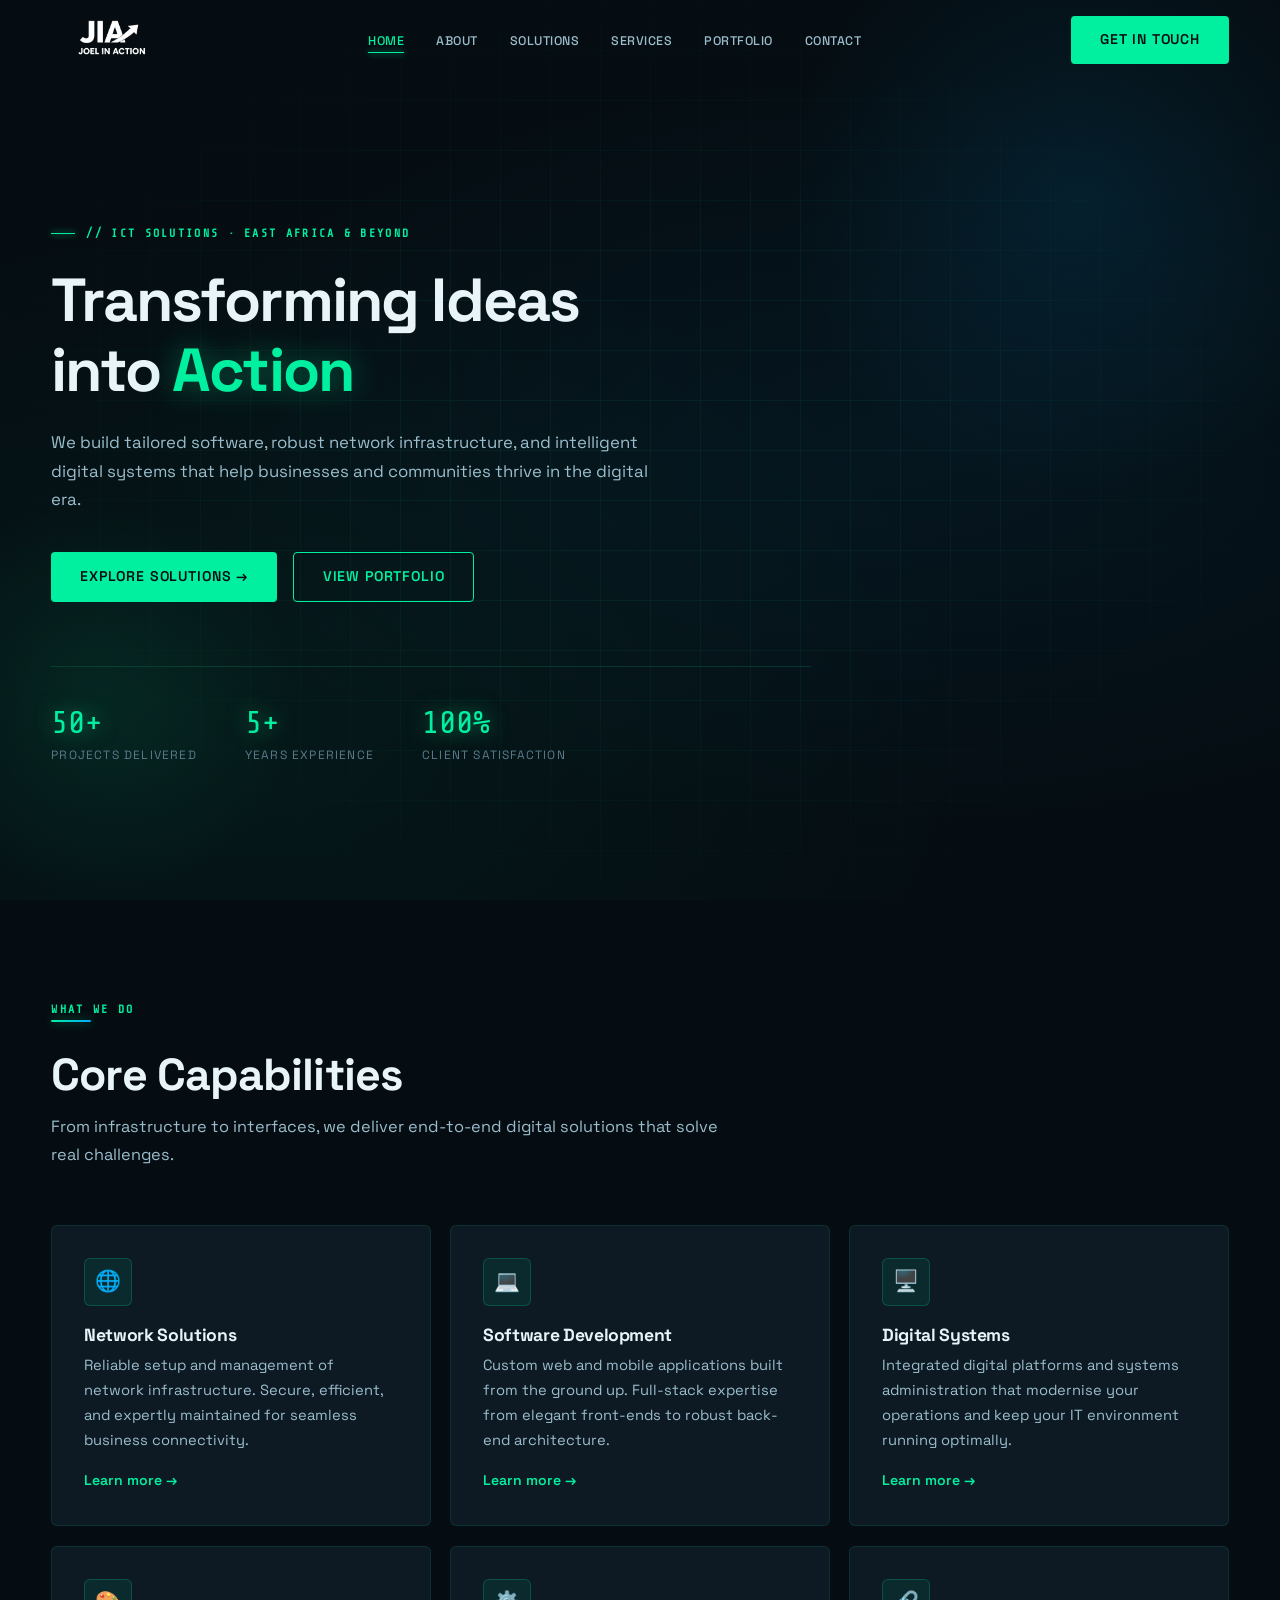
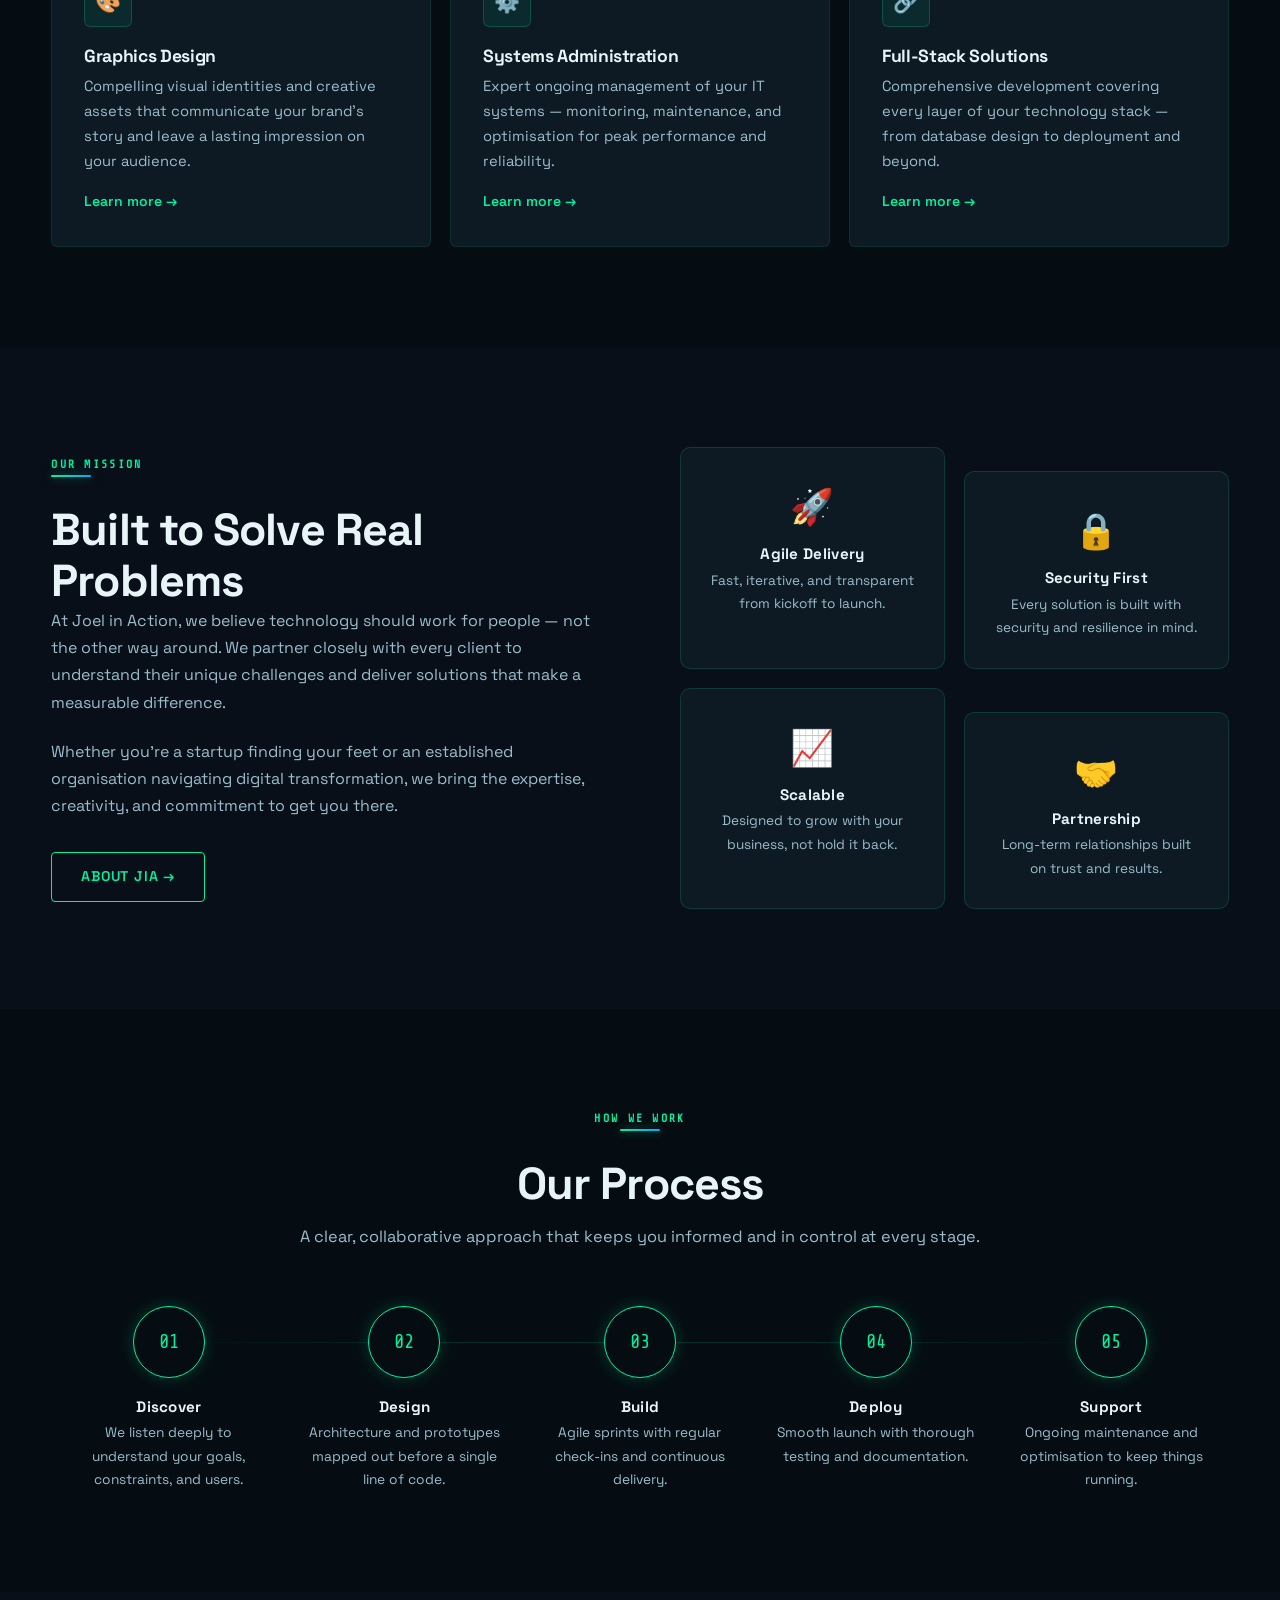
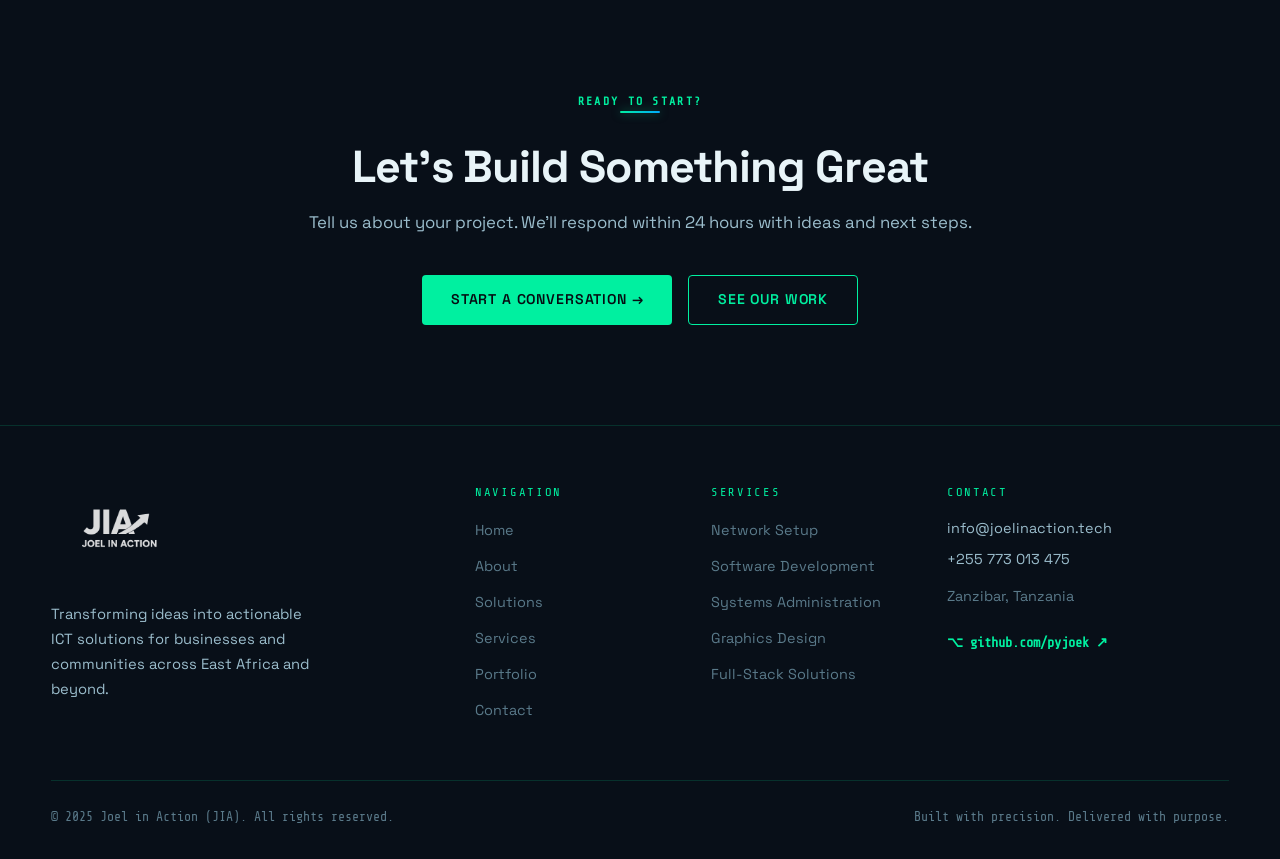
<file: index.html>
<!DOCTYPE html>
<html lang="en">
<head>
  <meta charset="UTF-8" />
  <meta name="viewport" content="width=device-width, initial-scale=1.0" />
  <title>Joel in Action (JIA) — Tailored ICT Solutions</title>
  <meta name="description" content="Joel in Action provides innovative ICT solutions — software development, network setup, systems administration, and digital systems — tailored for businesses and communities." />
  <link rel="icon" type="image/x-icon" href="favicon.ico" />
  <link rel="icon" type="image/png" href="favicon.png" sizes="32x32" />
  <link rel="apple-touch-icon" href="logo.png" />
  <link rel="stylesheet" href="style.css" />
</head>
<body>

<div id="nav-placeholder"></div>

<!-- ══ HERO ══════════════════════════════════════════════════ -->
<section class="hero">
  <div class="hero__bg"></div>
  <div class="hero__grid"></div>
  <div class="hero__glow"></div>
  <div class="hero__glow2"></div>
  <div class="container">
    <div class="hero__content">
      <div class="hero__eyebrow eyebrow">// ICT Solutions · East Africa &amp; Beyond</div>
      <h1>Transforming Ideas<br>into <em>Action</em></h1>
      <p class="hero__sub">We build tailored software, robust network infrastructure, and intelligent digital systems that help businesses and communities thrive in the digital era.</p>
      <div class="hero__actions">
        <a href="solutions.html" class="btn btn--primary">Explore Solutions →</a>
        <a href="portfolio.html" class="btn btn--outline">View Portfolio</a>
      </div>
      <div class="hero__stats">
        <div>
          <div class="hero__stat-num" data-count="50" data-suffix="+">0+</div>
          <div class="hero__stat-label">Projects Delivered</div>
        </div>
        <div>
          <div class="hero__stat-num" data-count="5" data-suffix="+">0+</div>
          <div class="hero__stat-label">Years Experience</div>
        </div>
        <div>
          <div class="hero__stat-num" data-count="100" data-suffix="%">0%</div>
          <div class="hero__stat-label">Client Satisfaction</div>
        </div>
      </div>
    </div>
  </div>
</section>

<!-- ══ SERVICES OVERVIEW ══════════════════════════════════════ -->
<section class="section">
  <div class="container">
    <div class="section-header reveal">
      <div class="eyebrow">What We Do</div>
      <div class="gold-rule"></div>
      <h2>Core Capabilities</h2>
      <p>From infrastructure to interfaces, we deliver end-to-end digital solutions that solve real challenges.</p>
    </div>
    <div class="card-grid card-grid--3">
      <div class="card reveal">
        <div class="card__icon">🌐</div>
        <h3>Network Solutions</h3>
        <p>Reliable setup and management of network infrastructure. Secure, efficient, and expertly maintained for seamless business connectivity.</p>
        <a href="services.html" style="color:var(--accent);font-size:.88rem;font-weight:600;display:inline-block;margin-top:1rem">Learn more →</a>
      </div>
      <div class="card reveal">
        <div class="card__icon">💻</div>
        <h3>Software Development</h3>
        <p>Custom web and mobile applications built from the ground up. Full-stack expertise from elegant front-ends to robust back-end architecture.</p>
        <a href="services.html" style="color:var(--accent);font-size:.88rem;font-weight:600;display:inline-block;margin-top:1rem">Learn more →</a>
      </div>
      <div class="card reveal">
        <div class="card__icon">🖥️</div>
        <h3>Digital Systems</h3>
        <p>Integrated digital platforms and systems administration that modernise your operations and keep your IT environment running optimally.</p>
        <a href="services.html" style="color:var(--accent);font-size:.88rem;font-weight:600;display:inline-block;margin-top:1rem">Learn more →</a>
      </div>
      <div class="card reveal">
        <div class="card__icon">🎨</div>
        <h3>Graphics Design</h3>
        <p>Compelling visual identities and creative assets that communicate your brand's story and leave a lasting impression on your audience.</p>
        <a href="services.html" style="color:var(--accent);font-size:.88rem;font-weight:600;display:inline-block;margin-top:1rem">Learn more →</a>
      </div>
      <div class="card reveal">
        <div class="card__icon">⚙️</div>
        <h3>Systems Administration</h3>
        <p>Expert ongoing management of your IT systems — monitoring, maintenance, and optimisation for peak performance and reliability.</p>
        <a href="services.html" style="color:var(--accent);font-size:.88rem;font-weight:600;display:inline-block;margin-top:1rem">Learn more →</a>
      </div>
      <div class="card reveal">
        <div class="card__icon">🔗</div>
        <h3>Full-Stack Solutions</h3>
        <p>Comprehensive development covering every layer of your technology stack — from database design to deployment and beyond.</p>
        <a href="services.html" style="color:var(--accent);font-size:.88rem;font-weight:600;display:inline-block;margin-top:1rem">Learn more →</a>
      </div>
    </div>
  </div>
</section>

<!-- ══ MISSION ══════════════════════════════════════════════ -->
<section class="section section--alt">
  <div class="container">
    <div style="display:grid;grid-template-columns:1fr 1fr;gap:5rem;align-items:center">
      <div class="reveal">
        <div class="eyebrow">Our Mission</div>
        <div class="gold-rule"></div>
        <h2>Built to Solve Real Problems</h2>
        <p style="margin-bottom:1.4rem">At Joel in Action, we believe technology should work for people — not the other way around. We partner closely with every client to understand their unique challenges and deliver solutions that make a measurable difference.</p>
        <p>Whether you're a startup finding your feet or an established organisation navigating digital transformation, we bring the expertise, creativity, and commitment to get you there.</p>
        <a href="about.html" class="btn btn--outline" style="margin-top:2rem">About JIA →</a>
      </div>
      <div class="reveal">
        <div style="display:grid;grid-template-columns:1fr 1fr;gap:1.2rem">
          <div style="background:var(--navy-lt);border:1px solid var(--border);border-radius:10px;padding:1.8rem;text-align:center">
            <div style="font-size:2.2rem;margin-bottom:.5rem">🚀</div>
            <h4 style="font-family:'Space Grotesk',sans-serif;font-size:.95rem;margin-bottom:.4rem">Agile Delivery</h4>
            <p style="font-size:.85rem">Fast, iterative, and transparent from kickoff to launch.</p>
          </div>
          <div style="background:var(--navy-lt);border:1px solid var(--border);border-radius:10px;padding:1.8rem;text-align:center;margin-top:1.5rem">
            <div style="font-size:2.2rem;margin-bottom:.5rem">🔒</div>
            <h4 style="font-family:'Space Grotesk',sans-serif;font-size:.95rem;margin-bottom:.4rem">Security First</h4>
            <p style="font-size:.85rem">Every solution is built with security and resilience in mind.</p>
          </div>
          <div style="background:var(--navy-lt);border:1px solid var(--border);border-radius:10px;padding:1.8rem;text-align:center">
            <div style="font-size:2.2rem;margin-bottom:.5rem">📈</div>
            <h4 style="font-family:'Space Grotesk',sans-serif;font-size:.95rem;margin-bottom:.4rem">Scalable</h4>
            <p style="font-size:.85rem">Designed to grow with your business, not hold it back.</p>
          </div>
          <div style="background:var(--navy-lt);border:1px solid var(--border);border-radius:10px;padding:1.8rem;text-align:center;margin-top:1.5rem">
            <div style="font-size:2.2rem;margin-bottom:.5rem">🤝</div>
            <h4 style="font-family:'Space Grotesk',sans-serif;font-size:.95rem;margin-bottom:.4rem">Partnership</h4>
            <p style="font-size:.85rem">Long-term relationships built on trust and results.</p>
          </div>
        </div>
      </div>
    </div>
  </div>
</section>

<!-- ══ PROCESS ══════════════════════════════════════════════ -->
<section class="section">
  <div class="container">
    <div class="section-header reveal" style="text-align:center;margin-inline:auto">
      <div class="eyebrow">How We Work</div>
      <div class="gold-rule"></div>
      <h2>Our Process</h2>
      <p style="margin-inline:auto">A clear, collaborative approach that keeps you informed and in control at every stage.</p>
    </div>
    <div class="process-steps reveal">
      <div class="process-step">
        <div class="process-step__num">01</div>
        <h4>Discover</h4>
        <p>We listen deeply to understand your goals, constraints, and users.</p>
      </div>
      <div class="process-step">
        <div class="process-step__num">02</div>
        <h4>Design</h4>
        <p>Architecture and prototypes mapped out before a single line of code.</p>
      </div>
      <div class="process-step">
        <div class="process-step__num">03</div>
        <h4>Build</h4>
        <p>Agile sprints with regular check-ins and continuous delivery.</p>
      </div>
      <div class="process-step">
        <div class="process-step__num">04</div>
        <h4>Deploy</h4>
        <p>Smooth launch with thorough testing and documentation.</p>
      </div>
      <div class="process-step">
        <div class="process-step__num">05</div>
        <h4>Support</h4>
        <p>Ongoing maintenance and optimisation to keep things running.</p>
      </div>
    </div>
  </div>
</section>

<!-- ══ CTA ══════════════════════════════════════════════════ -->
<section class="section section--alt">
  <div class="container" style="text-align:center">
    <div class="reveal">
      <div class="eyebrow">Ready to Start?</div>
      <div class="gold-rule"></div>
      <h2>Let's Build Something Great</h2>
      <p style="margin:1rem auto 2.4rem;font-size:1.05rem">Tell us about your project. We'll respond within 24 hours with ideas and next steps.</p>
      <div style="display:flex;gap:1rem;justify-content:center;flex-wrap:wrap">
        <a href="contact.html" class="btn btn--primary">Start a Conversation →</a>
        <a href="portfolio.html" class="btn btn--outline">See Our Work</a>
      </div>
    </div>
  </div>
</section>

<div id="footer-placeholder"></div>

<script src="components.js"></script>
<script src="main.js"></script>
</body>
</html>
</file>
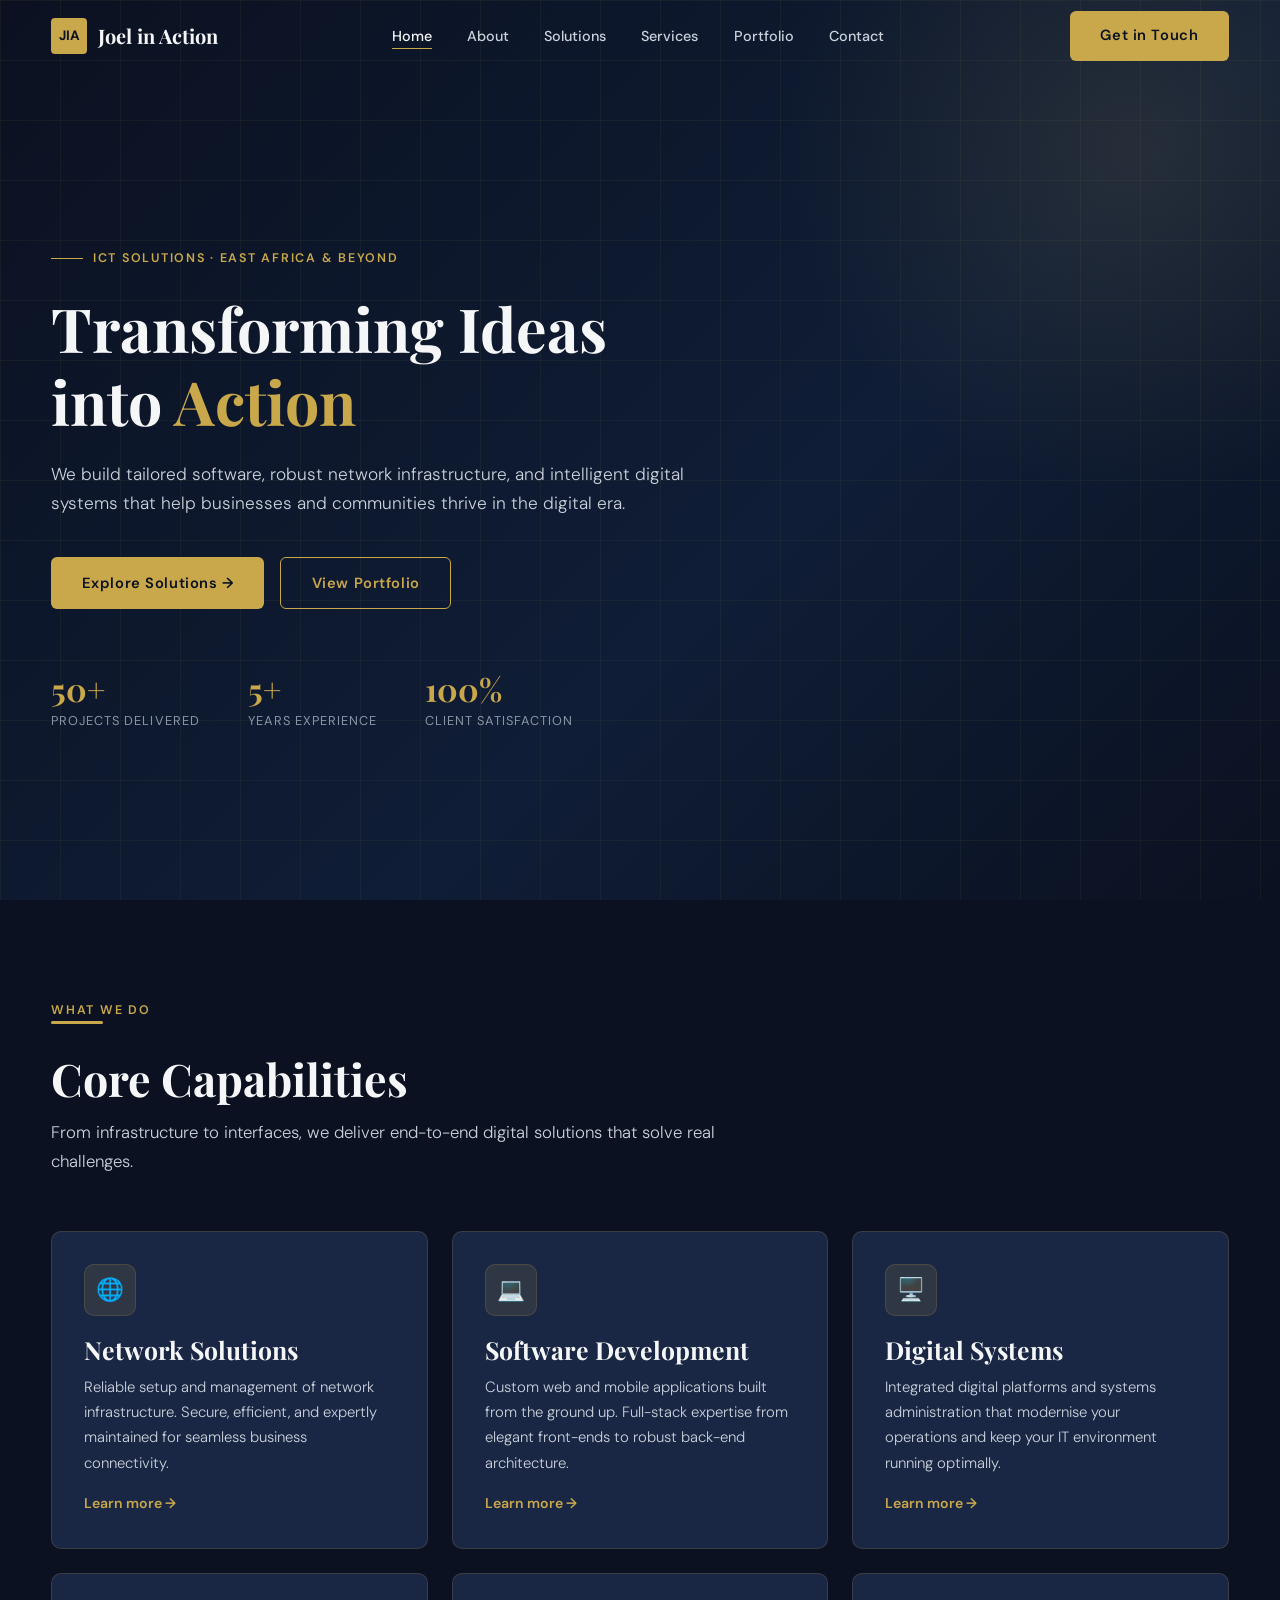
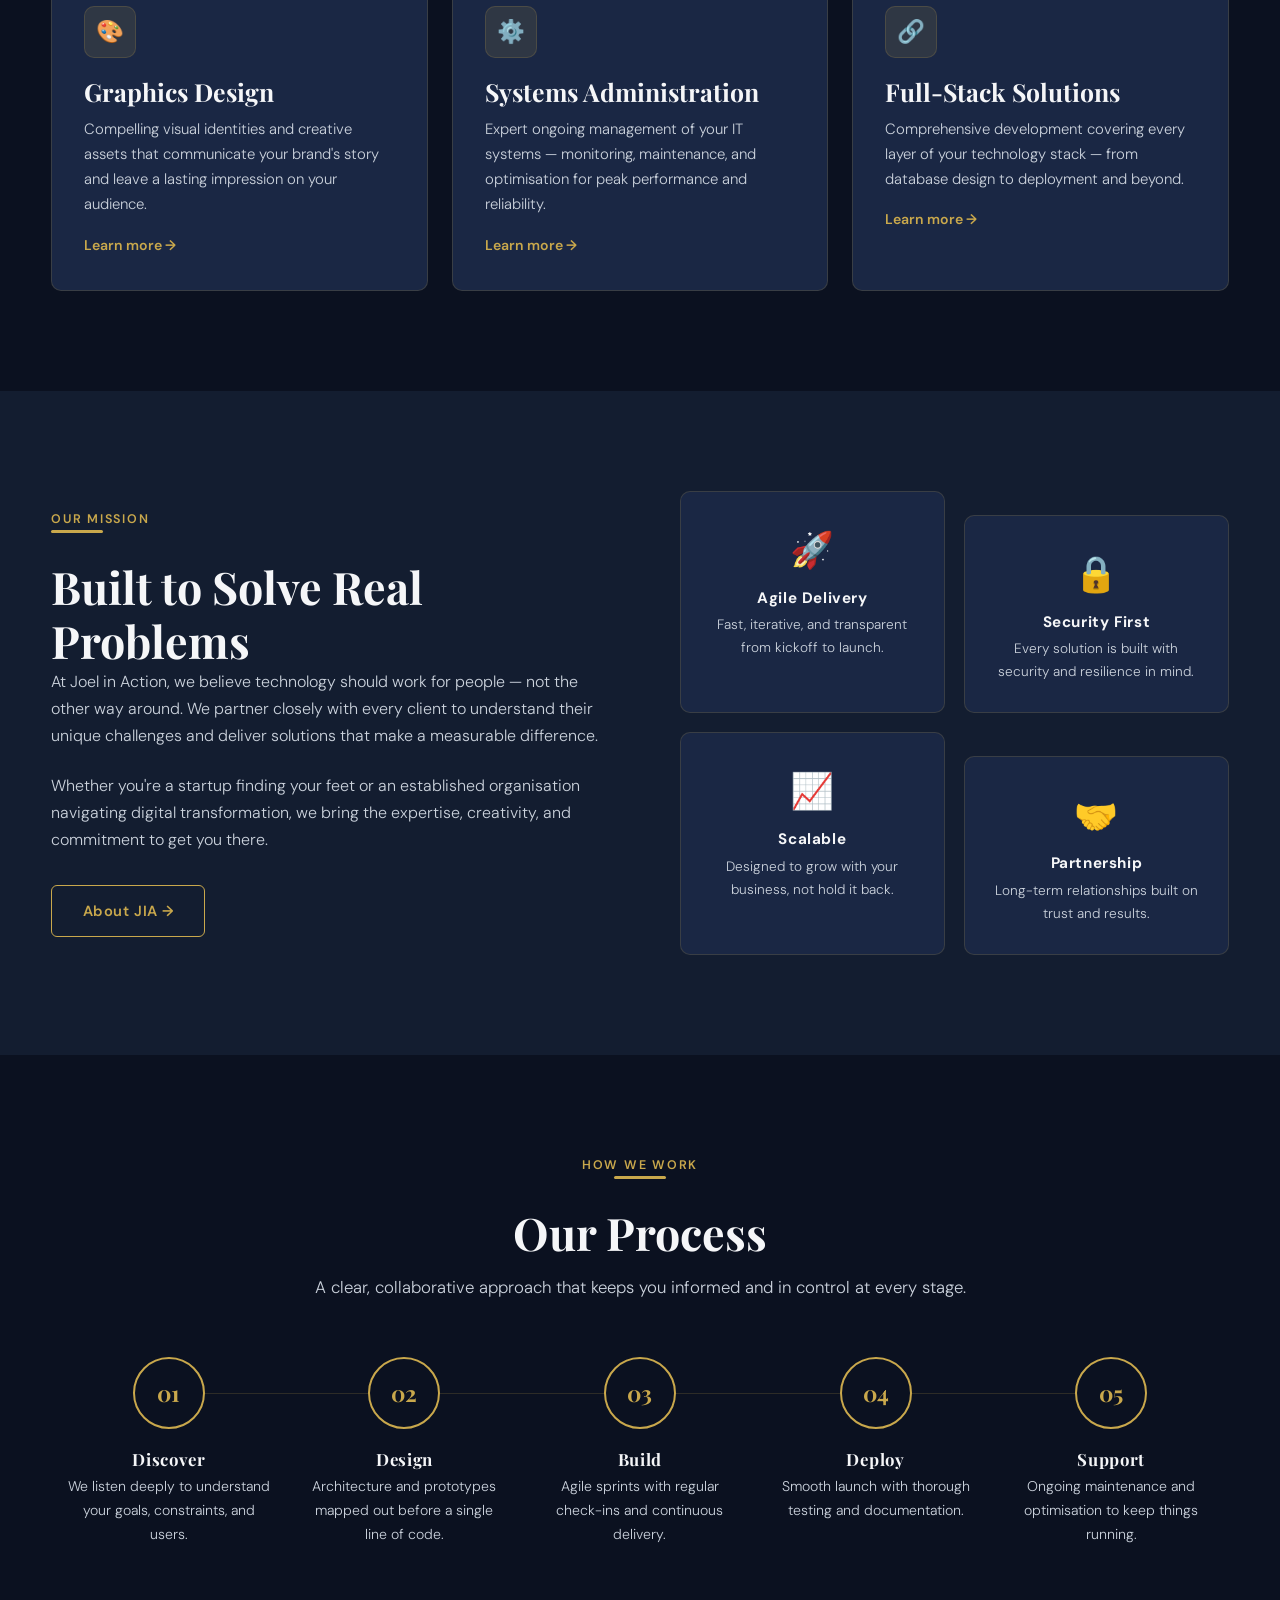
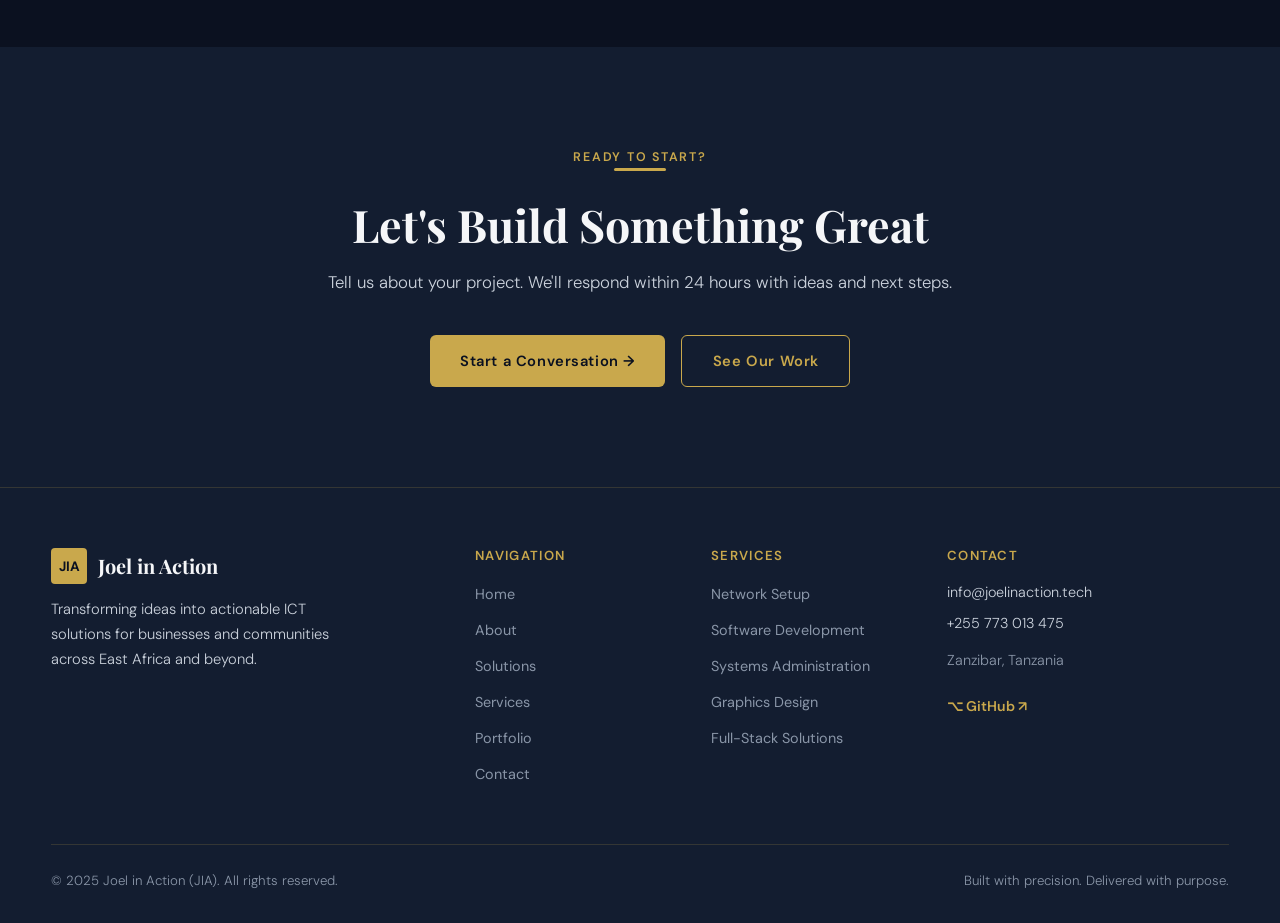
<file: v1/index.html>
<!DOCTYPE html>
<html lang="en">
<head>
  <meta charset="UTF-8" />
  <meta name="viewport" content="width=device-width, initial-scale=1.0" />
  <title>Joel in Action (JIA) — Tailored ICT Solutions</title>
  <meta name="description" content="Joel in Action provides innovative ICT solutions — software development, network setup, systems administration, and digital systems — tailored for businesses and communities." />
  <link rel="stylesheet" href="style.css" />
</head>
<body>

<div id="nav-placeholder"></div>

<!-- ══ HERO ══════════════════════════════════════════════════ -->
<section class="hero">
  <div class="hero__bg"></div>
  <div class="hero__grid"></div>
  <div class="hero__glow"></div>
  <div class="container">
    <div class="hero__content">
      <div class="hero__eyebrow eyebrow">ICT Solutions · East Africa &amp; Beyond</div>
      <h1>Transforming Ideas<br>into <em>Action</em></h1>
      <p class="hero__sub">We build tailored software, robust network infrastructure, and intelligent digital systems that help businesses and communities thrive in the digital era.</p>
      <div class="hero__actions">
        <a href="solutions.html" class="btn btn--primary">Explore Solutions →</a>
        <a href="portfolio.html" class="btn btn--outline">View Portfolio</a>
      </div>
      <div class="hero__stats">
        <div>
          <div class="hero__stat-num" data-count="50" data-suffix="+">0+</div>
          <div class="hero__stat-label">Projects Delivered</div>
        </div>
        <div>
          <div class="hero__stat-num" data-count="5" data-suffix="+">0+</div>
          <div class="hero__stat-label">Years Experience</div>
        </div>
        <div>
          <div class="hero__stat-num" data-count="100" data-suffix="%">0%</div>
          <div class="hero__stat-label">Client Satisfaction</div>
        </div>
      </div>
    </div>
  </div>
</section>

<!-- ══ SERVICES OVERVIEW ══════════════════════════════════════ -->
<section class="section">
  <div class="container">
    <div class="section-header reveal">
      <div class="eyebrow">What We Do</div>
      <div class="gold-rule"></div>
      <h2>Core Capabilities</h2>
      <p>From infrastructure to interfaces, we deliver end-to-end digital solutions that solve real challenges.</p>
    </div>
    <div class="card-grid card-grid--3">
      <div class="card reveal">
        <div class="card__icon">🌐</div>
        <h3>Network Solutions</h3>
        <p>Reliable setup and management of network infrastructure. Secure, efficient, and expertly maintained for seamless business connectivity.</p>
        <a href="services.html" style="color:var(--gold);font-size:.88rem;font-weight:600;display:inline-block;margin-top:1rem">Learn more →</a>
      </div>
      <div class="card reveal">
        <div class="card__icon">💻</div>
        <h3>Software Development</h3>
        <p>Custom web and mobile applications built from the ground up. Full-stack expertise from elegant front-ends to robust back-end architecture.</p>
        <a href="services.html" style="color:var(--gold);font-size:.88rem;font-weight:600;display:inline-block;margin-top:1rem">Learn more →</a>
      </div>
      <div class="card reveal">
        <div class="card__icon">🖥️</div>
        <h3>Digital Systems</h3>
        <p>Integrated digital platforms and systems administration that modernise your operations and keep your IT environment running optimally.</p>
        <a href="services.html" style="color:var(--gold);font-size:.88rem;font-weight:600;display:inline-block;margin-top:1rem">Learn more →</a>
      </div>
      <div class="card reveal">
        <div class="card__icon">🎨</div>
        <h3>Graphics Design</h3>
        <p>Compelling visual identities and creative assets that communicate your brand's story and leave a lasting impression on your audience.</p>
        <a href="services.html" style="color:var(--gold);font-size:.88rem;font-weight:600;display:inline-block;margin-top:1rem">Learn more →</a>
      </div>
      <div class="card reveal">
        <div class="card__icon">⚙️</div>
        <h3>Systems Administration</h3>
        <p>Expert ongoing management of your IT systems — monitoring, maintenance, and optimisation for peak performance and reliability.</p>
        <a href="services.html" style="color:var(--gold);font-size:.88rem;font-weight:600;display:inline-block;margin-top:1rem">Learn more →</a>
      </div>
      <div class="card reveal">
        <div class="card__icon">🔗</div>
        <h3>Full-Stack Solutions</h3>
        <p>Comprehensive development covering every layer of your technology stack — from database design to deployment and beyond.</p>
        <a href="services.html" style="color:var(--gold);font-size:.88rem;font-weight:600;display:inline-block;margin-top:1rem">Learn more →</a>
      </div>
    </div>
  </div>
</section>

<!-- ══ MISSION ══════════════════════════════════════════════ -->
<section class="section section--alt">
  <div class="container">
    <div style="display:grid;grid-template-columns:1fr 1fr;gap:5rem;align-items:center">
      <div class="reveal">
        <div class="eyebrow">Our Mission</div>
        <div class="gold-rule"></div>
        <h2>Built to Solve Real Problems</h2>
        <p style="margin-bottom:1.4rem">At Joel in Action, we believe technology should work for people — not the other way around. We partner closely with every client to understand their unique challenges and deliver solutions that make a measurable difference.</p>
        <p>Whether you're a startup finding your feet or an established organisation navigating digital transformation, we bring the expertise, creativity, and commitment to get you there.</p>
        <a href="about.html" class="btn btn--outline" style="margin-top:2rem">About JIA →</a>
      </div>
      <div class="reveal">
        <div style="display:grid;grid-template-columns:1fr 1fr;gap:1.2rem">
          <div style="background:var(--navy-lt);border:1px solid var(--border);border-radius:10px;padding:1.8rem;text-align:center">
            <div style="font-size:2.2rem;margin-bottom:.5rem">🚀</div>
            <h4 style="font-family:'DM Sans',sans-serif;font-size:.95rem;margin-bottom:.4rem">Agile Delivery</h4>
            <p style="font-size:.85rem">Fast, iterative, and transparent from kickoff to launch.</p>
          </div>
          <div style="background:var(--navy-lt);border:1px solid var(--border);border-radius:10px;padding:1.8rem;text-align:center;margin-top:1.5rem">
            <div style="font-size:2.2rem;margin-bottom:.5rem">🔒</div>
            <h4 style="font-family:'DM Sans',sans-serif;font-size:.95rem;margin-bottom:.4rem">Security First</h4>
            <p style="font-size:.85rem">Every solution is built with security and resilience in mind.</p>
          </div>
          <div style="background:var(--navy-lt);border:1px solid var(--border);border-radius:10px;padding:1.8rem;text-align:center">
            <div style="font-size:2.2rem;margin-bottom:.5rem">📈</div>
            <h4 style="font-family:'DM Sans',sans-serif;font-size:.95rem;margin-bottom:.4rem">Scalable</h4>
            <p style="font-size:.85rem">Designed to grow with your business, not hold it back.</p>
          </div>
          <div style="background:var(--navy-lt);border:1px solid var(--border);border-radius:10px;padding:1.8rem;text-align:center;margin-top:1.5rem">
            <div style="font-size:2.2rem;margin-bottom:.5rem">🤝</div>
            <h4 style="font-family:'DM Sans',sans-serif;font-size:.95rem;margin-bottom:.4rem">Partnership</h4>
            <p style="font-size:.85rem">Long-term relationships built on trust and results.</p>
          </div>
        </div>
      </div>
    </div>
  </div>
</section>

<!-- ══ PROCESS ══════════════════════════════════════════════ -->
<section class="section">
  <div class="container">
    <div class="section-header reveal" style="text-align:center;margin-inline:auto">
      <div class="eyebrow">How We Work</div>
      <div class="gold-rule"></div>
      <h2>Our Process</h2>
      <p style="margin-inline:auto">A clear, collaborative approach that keeps you informed and in control at every stage.</p>
    </div>
    <div class="process-steps reveal">
      <div class="process-step">
        <div class="process-step__num">01</div>
        <h4>Discover</h4>
        <p>We listen deeply to understand your goals, constraints, and users.</p>
      </div>
      <div class="process-step">
        <div class="process-step__num">02</div>
        <h4>Design</h4>
        <p>Architecture and prototypes mapped out before a single line of code.</p>
      </div>
      <div class="process-step">
        <div class="process-step__num">03</div>
        <h4>Build</h4>
        <p>Agile sprints with regular check-ins and continuous delivery.</p>
      </div>
      <div class="process-step">
        <div class="process-step__num">04</div>
        <h4>Deploy</h4>
        <p>Smooth launch with thorough testing and documentation.</p>
      </div>
      <div class="process-step">
        <div class="process-step__num">05</div>
        <h4>Support</h4>
        <p>Ongoing maintenance and optimisation to keep things running.</p>
      </div>
    </div>
  </div>
</section>

<!-- ══ CTA ══════════════════════════════════════════════════ -->
<section class="section section--alt">
  <div class="container" style="text-align:center">
    <div class="reveal">
      <div class="eyebrow">Ready to Start?</div>
      <div class="gold-rule"></div>
      <h2>Let's Build Something Great</h2>
      <p style="margin:1rem auto 2.4rem;font-size:1.05rem">Tell us about your project. We'll respond within 24 hours with ideas and next steps.</p>
      <div style="display:flex;gap:1rem;justify-content:center;flex-wrap:wrap">
        <a href="contact.html" class="btn btn--primary">Start a Conversation →</a>
        <a href="portfolio.html" class="btn btn--outline">See Our Work</a>
      </div>
    </div>
  </div>
</section>

<div id="footer-placeholder"></div>

<script src="components.js"></script>
<script src="main.js"></script>
</body>
</html>
</file>
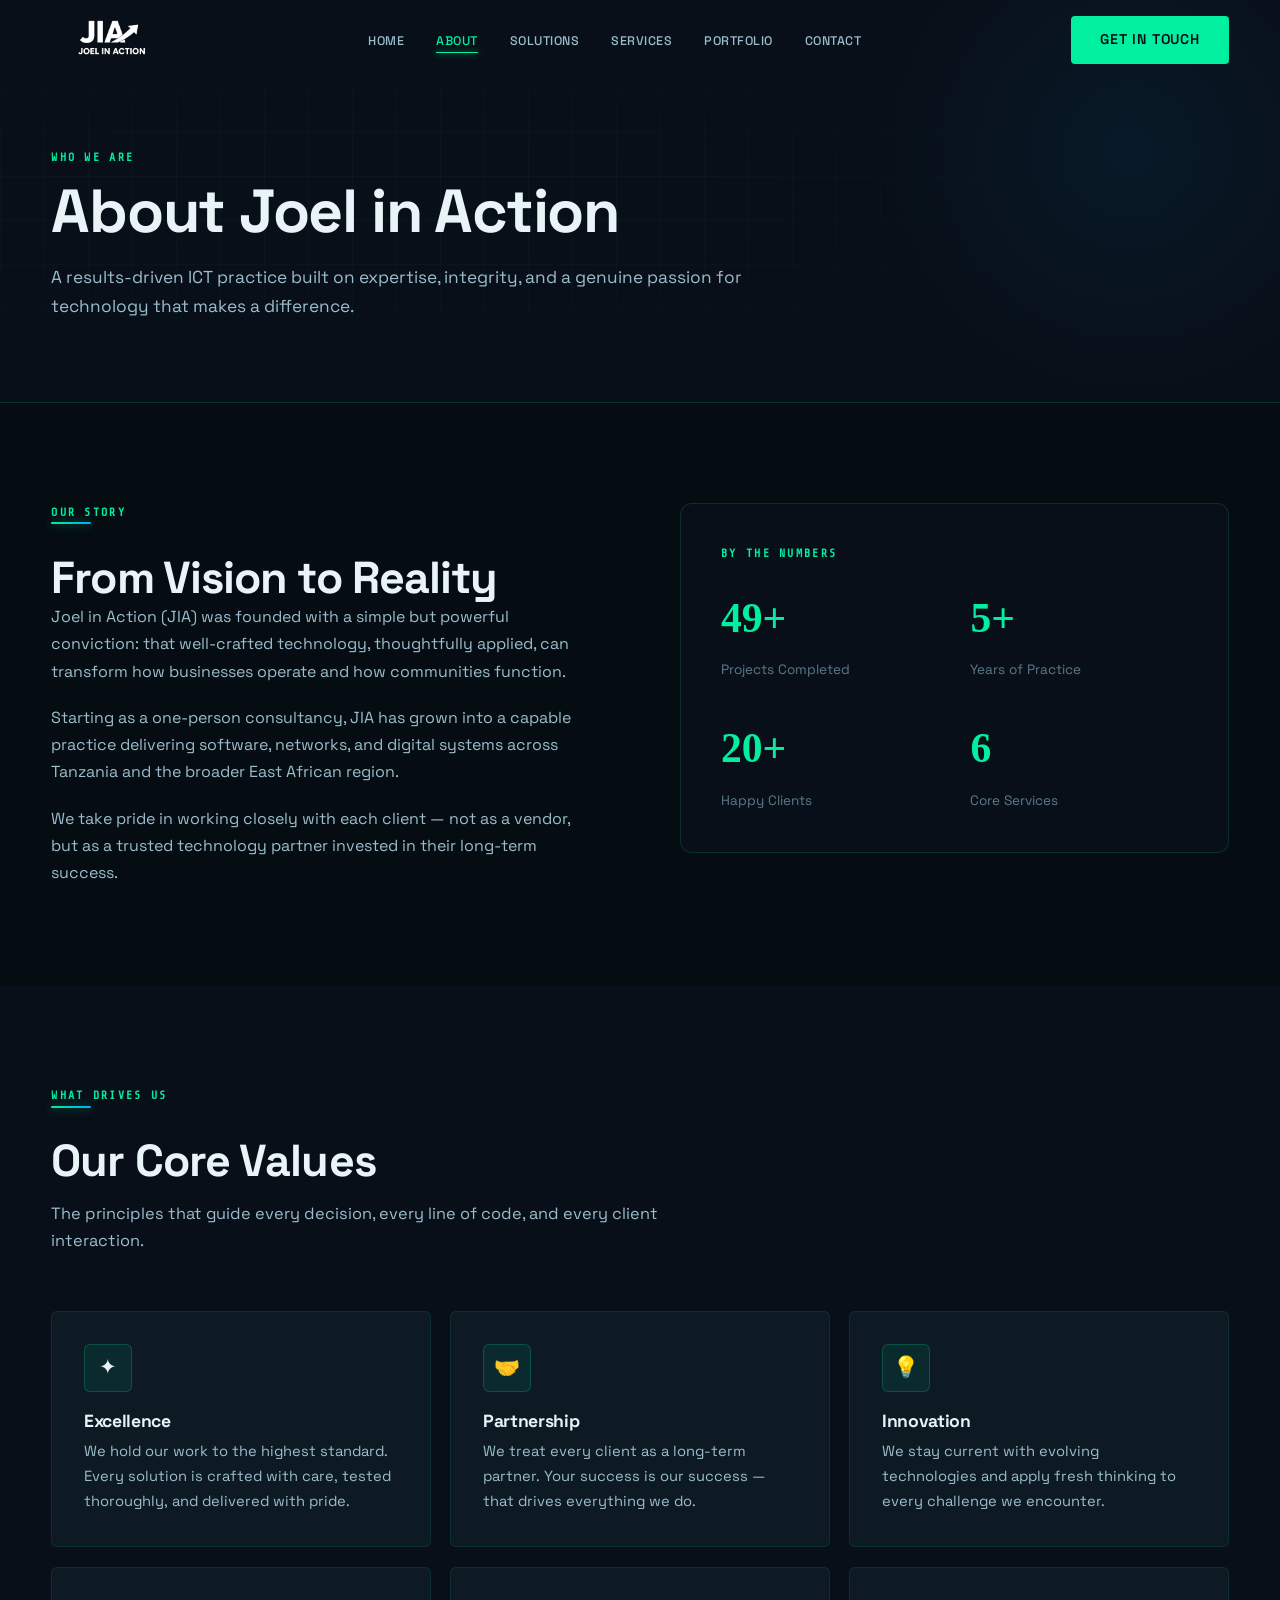
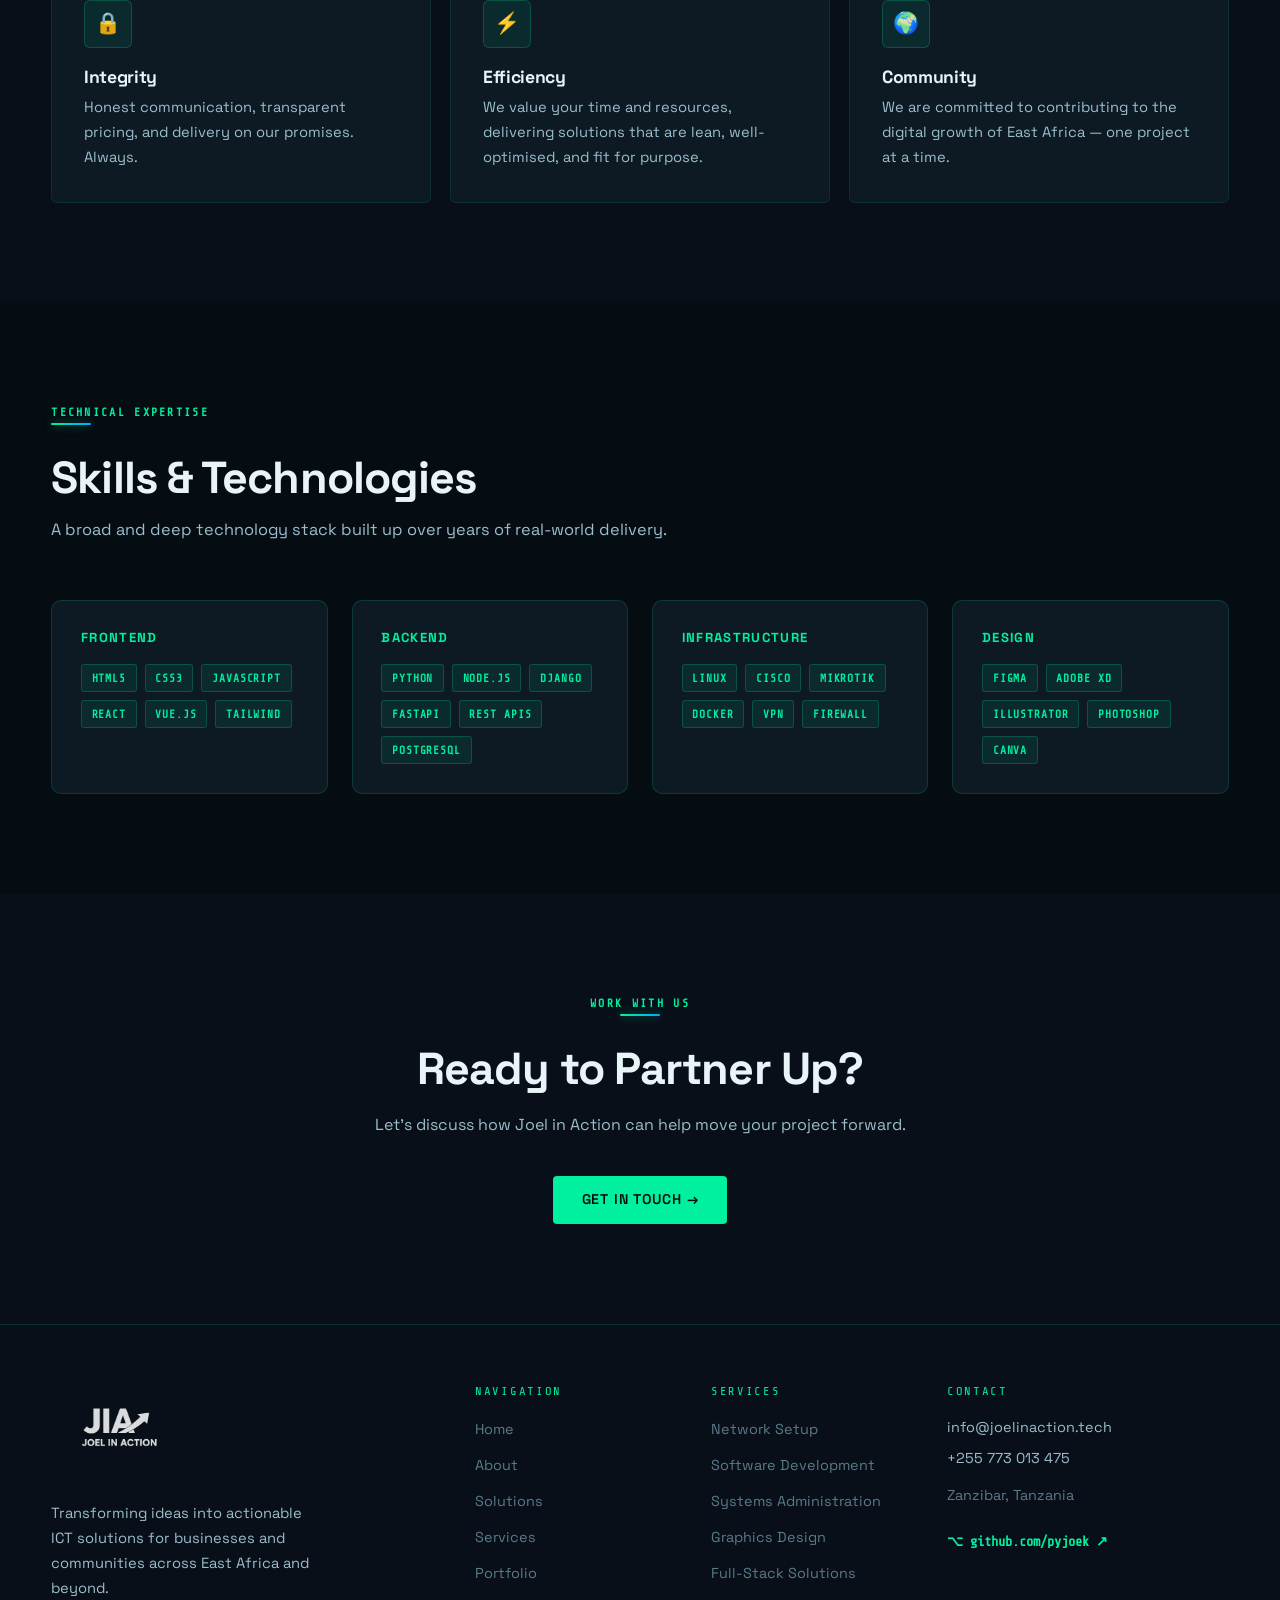
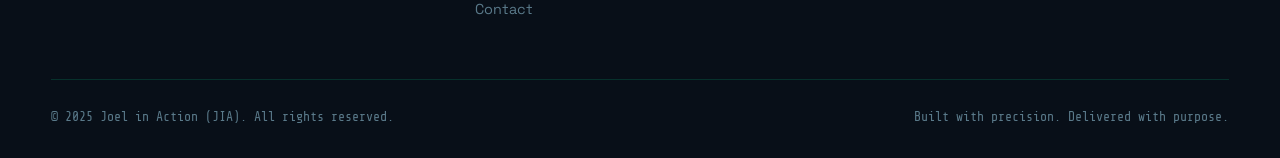
<file: about.html>
<!DOCTYPE html>
<html lang="en">
<head>
  <meta charset="UTF-8" />
  <meta name="viewport" content="width=device-width, initial-scale=1.0" />
  <title>About — Joel in Action (JIA)</title>
  <meta name="description" content="Learn about Joel in Action — who we are, our mission, and the values that drive our work in ICT solutions." />
  <link rel="stylesheet" href="style.css" />
</head>
<body>

<div id="nav-placeholder"></div>

<!-- ══ PAGE HERO ══════════════════════════════════════════════ -->
<section class="page-hero">
  <div class="container">
    <div class="eyebrow">Who We Are</div>
    <h1>About Joel in Action</h1>
    <p>A results-driven ICT practice built on expertise, integrity, and a genuine passion for technology that makes a difference.</p>
  </div>
</section>

<!-- ══ STORY ══════════════════════════════════════════════════ -->
<section class="section">
  <div class="container">
    <div style="display:grid;grid-template-columns:1fr 1fr;gap:5rem;align-items:start">
      <div class="reveal">
        <div class="eyebrow">Our Story</div>
        <div class="gold-rule"></div>
        <h2>From Vision to Reality</h2>
        <p style="margin-bottom:1.2rem">Joel in Action (JIA) was founded with a simple but powerful conviction: that well-crafted technology, thoughtfully applied, can transform how businesses operate and how communities function.</p>
        <p style="margin-bottom:1.2rem">Starting as a one-person consultancy, JIA has grown into a capable practice delivering software, networks, and digital systems across Tanzania and the broader East African region.</p>
        <p>We take pride in working closely with each client — not as a vendor, but as a trusted technology partner invested in their long-term success.</p>
      </div>
      <div class="reveal">
        <div style="background:var(--navy-mid);border:1px solid var(--border);border-radius:12px;padding:2.5rem">
          <div class="eyebrow" style="margin-bottom:1.2rem">By the Numbers</div>
          <div style="display:grid;grid-template-columns:1fr 1fr;gap:2rem">
            <div>
              <div style="font-family:'Playfair Display',serif;font-size:2.6rem;font-weight:700;color:var(--accent)" data-count="50" data-suffix="+">0+</div>
              <div style="font-size:.85rem;color:var(--gray);margin-top:.3rem">Projects Completed</div>
            </div>
            <div>
              <div style="font-family:'Playfair Display',serif;font-size:2.6rem;font-weight:700;color:var(--accent)" data-count="5" data-suffix="+">0+</div>
              <div style="font-size:.85rem;color:var(--gray);margin-top:.3rem">Years of Practice</div>
            </div>
            <div>
              <div style="font-family:'Playfair Display',serif;font-size:2.6rem;font-weight:700;color:var(--accent)" data-count="20" data-suffix="+">0+</div>
              <div style="font-size:.85rem;color:var(--gray);margin-top:.3rem">Happy Clients</div>
            </div>
            <div>
              <div style="font-family:'Playfair Display',serif;font-size:2.6rem;font-weight:700;color:var(--accent)" data-count="6" data-suffix="">0</div>
              <div style="font-size:.85rem;color:var(--gray);margin-top:.3rem">Core Services</div>
            </div>
          </div>
        </div>
      </div>
    </div>
  </div>
</section>

<!-- ══ VALUES ══════════════════════════════════════════════════ -->
<section class="section section--alt">
  <div class="container">
    <div class="section-header reveal">
      <div class="eyebrow">What Drives Us</div>
      <div class="gold-rule"></div>
      <h2>Our Core Values</h2>
      <p>The principles that guide every decision, every line of code, and every client interaction.</p>
    </div>
    <div class="card-grid card-grid--3">
      <div class="card reveal">
        <div class="card__icon">✦</div>
        <h3>Excellence</h3>
        <p>We hold our work to the highest standard. Every solution is crafted with care, tested thoroughly, and delivered with pride.</p>
      </div>
      <div class="card reveal">
        <div class="card__icon">🤝</div>
        <h3>Partnership</h3>
        <p>We treat every client as a long-term partner. Your success is our success — that drives everything we do.</p>
      </div>
      <div class="card reveal">
        <div class="card__icon">💡</div>
        <h3>Innovation</h3>
        <p>We stay current with evolving technologies and apply fresh thinking to every challenge we encounter.</p>
      </div>
      <div class="card reveal">
        <div class="card__icon">🔒</div>
        <h3>Integrity</h3>
        <p>Honest communication, transparent pricing, and delivery on our promises. Always.</p>
      </div>
      <div class="card reveal">
        <div class="card__icon">⚡</div>
        <h3>Efficiency</h3>
        <p>We value your time and resources, delivering solutions that are lean, well-optimised, and fit for purpose.</p>
      </div>
      <div class="card reveal">
        <div class="card__icon">🌍</div>
        <h3>Community</h3>
        <p>We are committed to contributing to the digital growth of East Africa — one project at a time.</p>
      </div>
    </div>
  </div>
</section>

<!-- ══ SKILLS ══════════════════════════════════════════════════ -->
<section class="section">
  <div class="container">
    <div class="section-header reveal">
      <div class="eyebrow">Technical Expertise</div>
      <div class="gold-rule"></div>
      <h2>Skills &amp; Technologies</h2>
      <p>A broad and deep technology stack built up over years of real-world delivery.</p>
    </div>
    <div style="display:grid;grid-template-columns:repeat(auto-fit,minmax(260px,1fr));gap:1.5rem" class="reveal">
      <div style="background:var(--navy-lt);border:1px solid var(--border);border-radius:10px;padding:1.8rem">
        <h4 style="font-family:'Space Grotesk',sans-serif;color:var(--accent);font-size:.82rem;letter-spacing:.1em;text-transform:uppercase;margin-bottom:1.2rem">Frontend</h4>
        <div style="display:flex;flex-wrap:wrap;gap:.5rem">
          <span class="tag">HTML5</span><span class="tag">CSS3</span><span class="tag">JavaScript</span><span class="tag">React</span><span class="tag">Vue.js</span><span class="tag">Tailwind</span>
        </div>
      </div>
      <div style="background:var(--navy-lt);border:1px solid var(--border);border-radius:10px;padding:1.8rem">
        <h4 style="font-family:'Space Grotesk',sans-serif;color:var(--accent);font-size:.82rem;letter-spacing:.1em;text-transform:uppercase;margin-bottom:1.2rem">Backend</h4>
        <div style="display:flex;flex-wrap:wrap;gap:.5rem">
          <span class="tag">Python</span><span class="tag">Node.js</span><span class="tag">Django</span><span class="tag">FastAPI</span><span class="tag">REST APIs</span><span class="tag">PostgreSQL</span>
        </div>
      </div>
      <div style="background:var(--navy-lt);border:1px solid var(--border);border-radius:10px;padding:1.8rem">
        <h4 style="font-family:'Space Grotesk',sans-serif;color:var(--accent);font-size:.82rem;letter-spacing:.1em;text-transform:uppercase;margin-bottom:1.2rem">Infrastructure</h4>
        <div style="display:flex;flex-wrap:wrap;gap:.5rem">
          <span class="tag">Linux</span><span class="tag">Cisco</span><span class="tag">MikroTik</span><span class="tag">Docker</span><span class="tag">VPN</span><span class="tag">Firewall</span>
        </div>
      </div>
      <div style="background:var(--navy-lt);border:1px solid var(--border);border-radius:10px;padding:1.8rem">
        <h4 style="font-family:'Space Grotesk',sans-serif;color:var(--accent);font-size:.82rem;letter-spacing:.1em;text-transform:uppercase;margin-bottom:1.2rem">Design</h4>
        <div style="display:flex;flex-wrap:wrap;gap:.5rem">
          <span class="tag">Figma</span><span class="tag">Adobe XD</span><span class="tag">Illustrator</span><span class="tag">Photoshop</span><span class="tag">Canva</span>
        </div>
      </div>
    </div>
  </div>
</section>

<!-- ══ CTA ══════════════════════════════════════════════════ -->
<section class="section section--alt">
  <div class="container" style="text-align:center">
    <div class="reveal">
      <div class="eyebrow">Work With Us</div>
      <div class="gold-rule"></div>
      <h2>Ready to Partner Up?</h2>
      <p style="margin:1rem auto 2.4rem">Let's discuss how Joel in Action can help move your project forward.</p>
      <a href="contact.html" class="btn btn--primary">Get in Touch →</a>
    </div>
  </div>
</section>

<div id="footer-placeholder"></div>

<script src="components.js"></script>
<script src="main.js"></script>
</body>
</html>
</file>
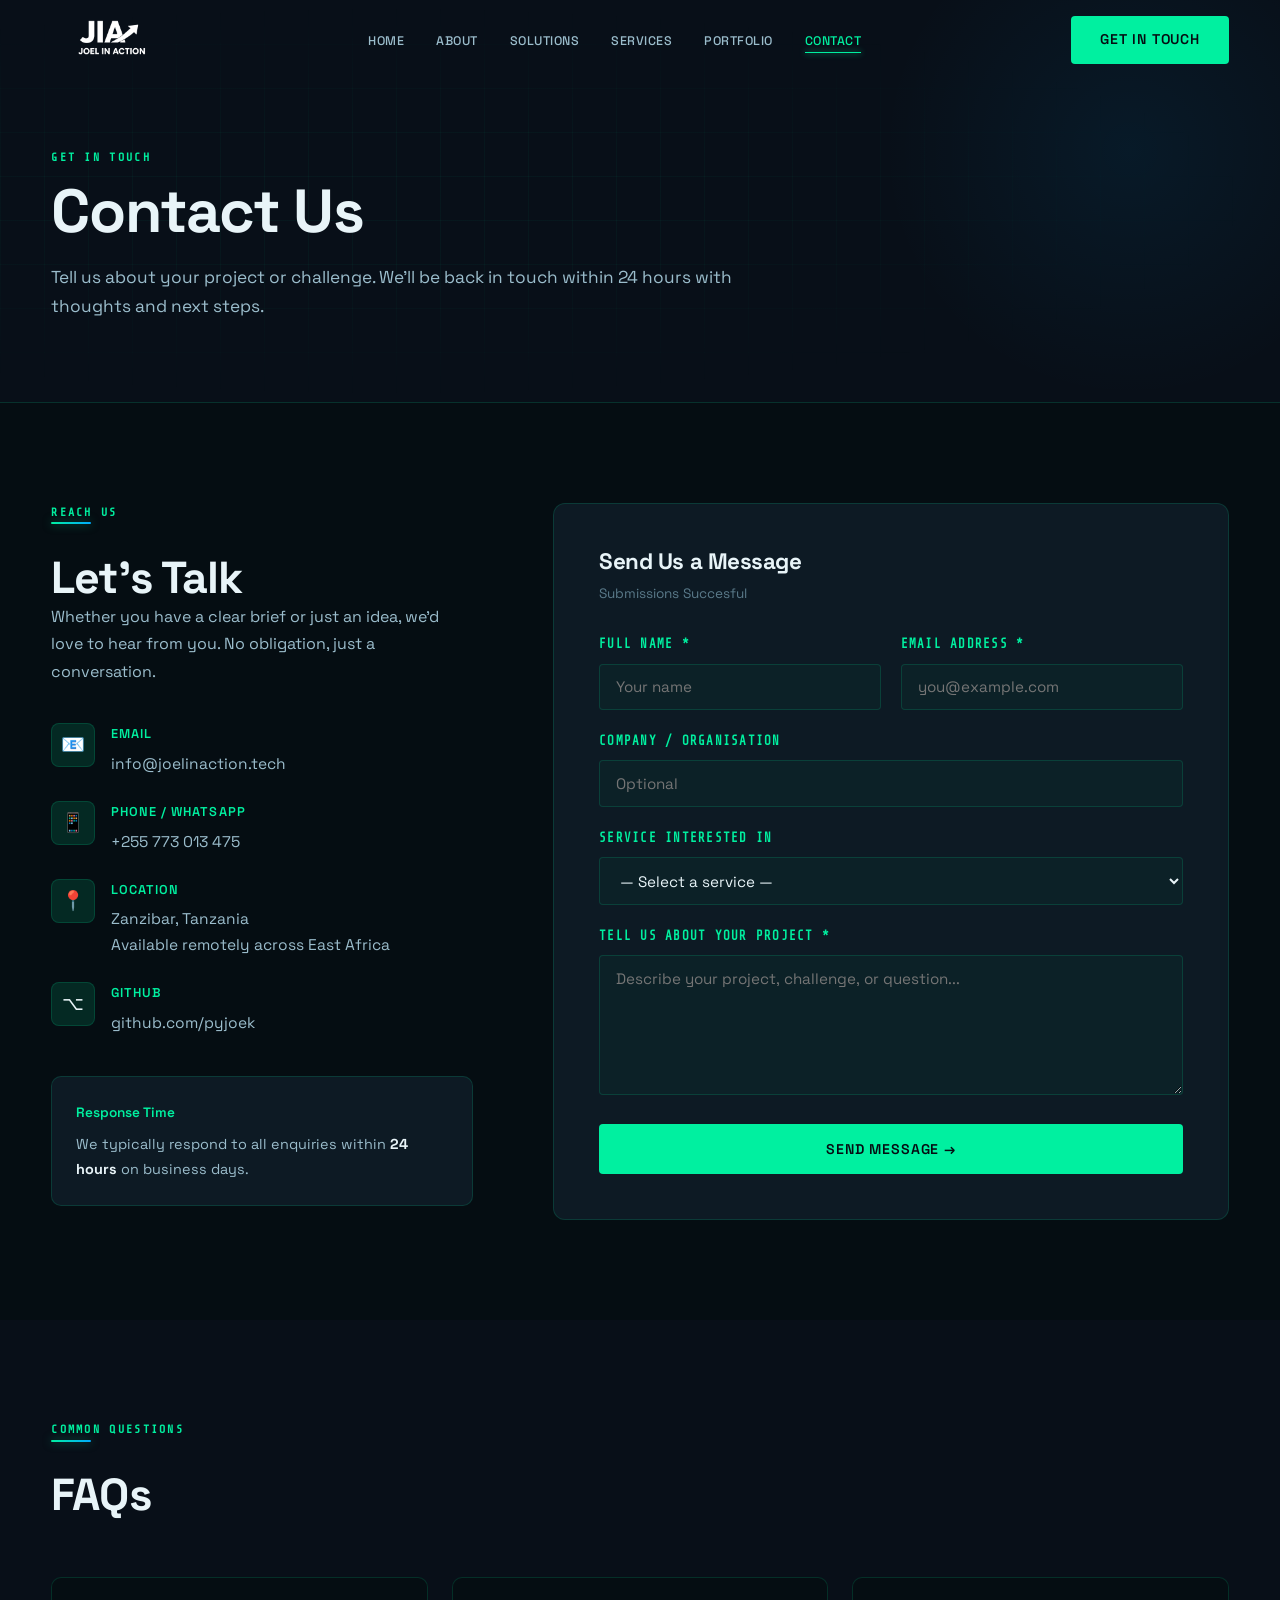
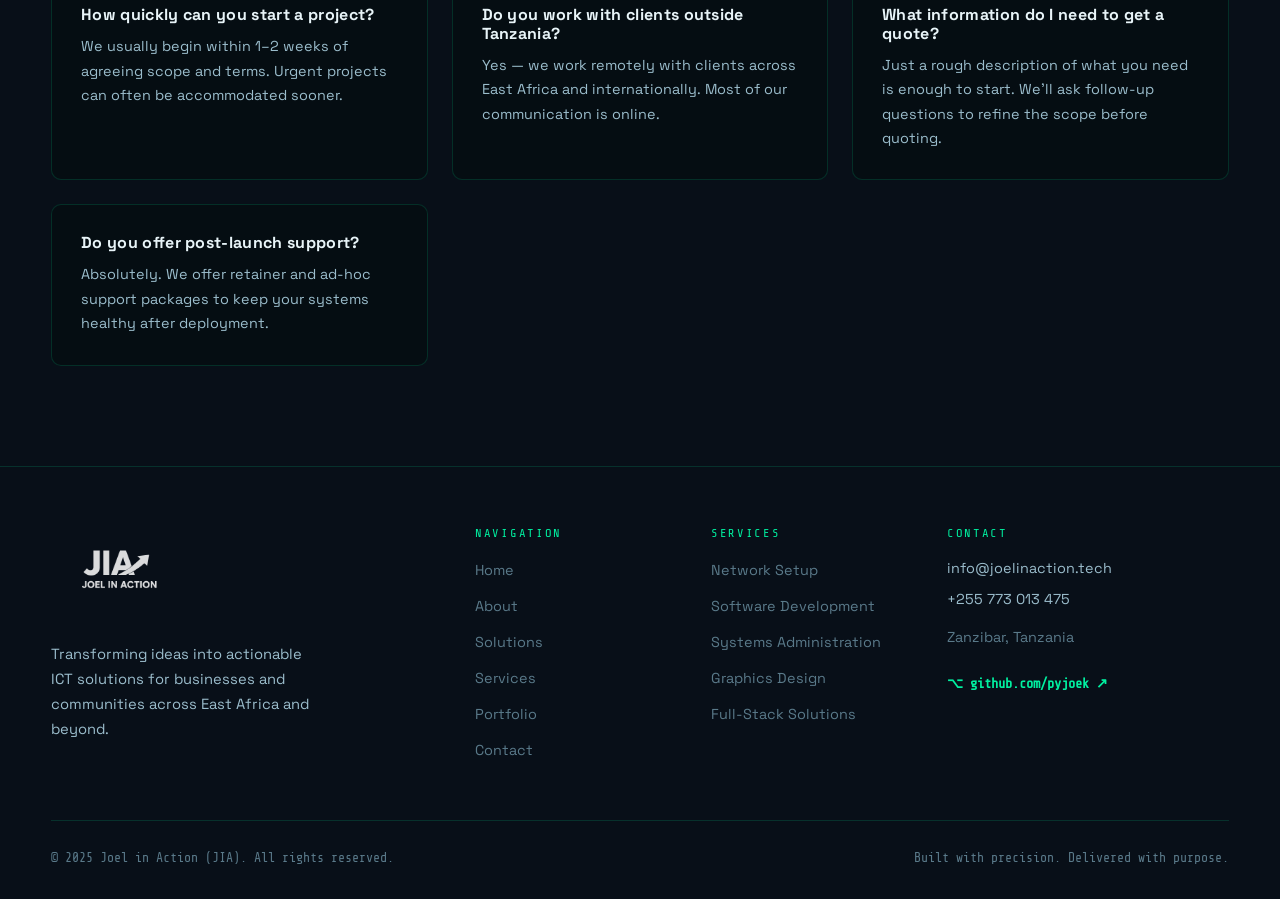
<file: contact.html>
<!DOCTYPE html>
<html lang="en">
<head>
  <meta charset="UTF-8" />
  <meta name="viewport" content="width=device-width, initial-scale=1.0" />
  <title>Contact — Joel in Action (JIA)</title>
  <meta name="description" content="Get in touch with Joel in Action. We're based in Zanzibar, Tanzania and work with clients across East Africa and beyond." />
  <link rel="stylesheet" href="style.css" />
</head>
<body>

<div id="nav-placeholder"></div>

<section class="page-hero">
  <div class="container">
    <div class="eyebrow">Get In Touch</div>
    <h1>Contact Us</h1>
    <p>Tell us about your project or challenge. We'll be back in touch within 24 hours with thoughts and next steps.</p>
  </div>
</section>

<!-- ══ CONTACT ══════════════════════════════════════════════ -->
<section class="section">
  <div class="container">
    <div style="display:grid;grid-template-columns:1fr 1.6fr;gap:5rem;align-items:start">

      <!-- Contact info -->
      <div class="reveal">
        <div class="eyebrow">Reach Us</div>
        <div class="gold-rule"></div>
        <h2>Let's Talk</h2>
        <p style="margin-bottom:2.4rem">Whether you have a clear brief or just an idea, we'd love to hear from you. No obligation, just a conversation.</p>

        <div style="display:flex;flex-direction:column;gap:1.5rem">
          <div style="display:flex;align-items:flex-start;gap:1rem">
            <div style="width:44px;height:44px;border-radius:8px;background:rgba(0,240,160,.12);border:1px solid var(--border);display:flex;align-items:center;justify-content:center;font-size:1.2rem;flex-shrink:0">📧</div>
            <div>
              <div style="font-size:.8rem;font-weight:600;letter-spacing:.08em;text-transform:uppercase;color:var(--accent);margin-bottom:.3rem">Email</div>
              <a href="mailto:info@joelinaction.tech" style="color:var(--gray-lt);font-size:.97rem;transition:color .22s" onmouseover="this.style.color='var(--accent)'" onmouseout="this.style.color='var(--gray-lt)'">info@joelinaction.tech</a>
            </div>
          </div>
          <div style="display:flex;align-items:flex-start;gap:1rem">
            <div style="width:44px;height:44px;border-radius:8px;background:rgba(0,240,160,.12);border:1px solid var(--border);display:flex;align-items:center;justify-content:center;font-size:1.2rem;flex-shrink:0">📱</div>
            <div>
              <div style="font-size:.8rem;font-weight:600;letter-spacing:.08em;text-transform:uppercase;color:var(--accent);margin-bottom:.3rem">Phone / WhatsApp</div>
              <a href="tel:+255773013475" style="color:var(--gray-lt);font-size:.97rem;transition:color .22s" onmouseover="this.style.color='var(--accent)'" onmouseout="this.style.color='var(--gray-lt)'">+255 773 013 475</a>
            </div>
          </div>
          <div style="display:flex;align-items:flex-start;gap:1rem">
            <div style="width:44px;height:44px;border-radius:8px;background:rgba(0,240,160,.12);border:1px solid var(--border);display:flex;align-items:center;justify-content:center;font-size:1.2rem;flex-shrink:0">📍</div>
            <div>
              <div style="font-size:.8rem;font-weight:600;letter-spacing:.08em;text-transform:uppercase;color:var(--accent);margin-bottom:.3rem">Location</div>
              <p style="color:var(--gray-lt);font-size:.97rem;max-width:99ch">Zanzibar, Tanzania<br>Available remotely across East Africa</p>
            </div>
          </div>
          <div style="display:flex;align-items:flex-start;gap:1rem">
            <div style="width:44px;height:44px;border-radius:8px;background:rgba(0,240,160,.12);border:1px solid var(--border);display:flex;align-items:center;justify-content:center;font-size:1.2rem;flex-shrink:0">⌥</div>
            <div>
              <div style="font-size:.8rem;font-weight:600;letter-spacing:.08em;text-transform:uppercase;color:var(--accent);margin-bottom:.3rem">GitHub</div>
              <a href="https://github.com/pyjoek" target="_blank" style="color:var(--gray-lt);font-size:.97rem;transition:color .22s" onmouseover="this.style.color='var(--accent)'" onmouseout="this.style.color='var(--gray-lt)'">github.com/pyjoek</a>
            </div>
          </div>
        </div>

        <div style="margin-top:2.5rem;padding:1.5rem;background:var(--navy-lt);border:1px solid var(--border);border-radius:10px">
          <div style="font-size:.85rem;font-weight:600;color:var(--accent);margin-bottom:.5rem">Response Time</div>
          <p style="font-size:.9rem">We typically respond to all enquiries within <strong style="color:var(--white)">24 hours</strong> on business days.</p>
        </div>
      </div>

      <!-- Form -->
      <div class="reveal">
        <div style="background:var(--navy-lt);border:1px solid var(--border);border-radius:12px;padding:2.8rem">
          <h3 style="margin-bottom:.5rem">Send Us a Message</h3>
          <p style="font-size:.85rem;margin-bottom:1.8rem;color:var(--gray)">Submissions Succesful</p>

          <!-- SUCCESS STATE -->
          <div id="form-success" style="display:none;text-align:center;padding:3rem 1rem">
            <div style="font-size:3rem;margin-bottom:1rem">✅</div>
            <h3 style="color:var(--accent);margin-bottom:.6rem">Message Sent!</h3>
            <p style="font-size:.95rem">Thanks for reaching out. We'll get back to you within 24 hours.</p>
            <button onclick="resetForm()" class="btn btn--outline" style="margin-top:1.5rem;font-size:.82rem">Send Another →</button>
          </div>

          <!-- ERROR STATE -->
          <div id="form-error" style="display:none;background:rgba(255,80,80,.08);border:1px solid rgba(255,80,80,.25);border-radius:6px;padding:1rem 1.2rem;margin-bottom:1.2rem">
            <p style="color:#ff6b6b;font-size:.9rem;max-width:99ch">⚠ Something went wrong. Please try again or email us directly at <a href="mailto:info@joelinaction.tech" style="color:#ff9999">info@joelinaction.tech</a></p>
          </div>

          <!-- FORM -->
          <form id="contact-form" action="https://formspree.io/f/mgonjpeo" method="POST">
            <div class="form-grid">
              <div class="form-group">
                <label for="name">Full Name *</label>
                <input type="text" id="name" name="name" placeholder="Your name" required />
              </div>
              <div class="form-group">
                <label for="email">Email Address *</label>
                <input type="email" id="email" name="email" placeholder="you@example.com" required />
              </div>
            </div>
            <div class="form-group">
              <label for="company">Company / Organisation</label>
              <input type="text" id="company" name="company" placeholder="Optional" />
            </div>
            <div class="form-group">
              <label for="service">Service Interested In</label>
              <select id="service" name="service">
                <option value="">— Select a service —</option>
                <option>Software Development</option>
                <option>Network Setup &amp; Management</option>
                <option>Systems Administration</option>
                <option>Digital Systems</option>
                <option>Graphics Design</option>
                <option>ICT Security</option>
                <option>General Enquiry</option>
              </select>
            </div>
            <div class="form-group">
              <label for="message">Tell Us About Your Project *</label>
              <textarea id="message" name="message" placeholder="Describe your project, challenge, or question..." required></textarea>
            </div>

            <!-- Honeypot spam trap (hidden from real users) -->
            <input type="text" name="_gotcha" style="display:none" tabindex="-1" autocomplete="off" />

            <button type="submit" id="submit-btn" class="btn btn--primary" style="width:100%;justify-content:center;padding:1rem">
              Send Message →
            </button>
          </form>
        </div>
      </div>
    </div>
  </div>
</section>

<!-- ══ FAQ ══════════════════════════════════════════════════ -->
<section class="section section--alt">
  <div class="container">
    <div class="section-header reveal">
      <div class="eyebrow">Common Questions</div>
      <div class="gold-rule"></div>
      <h2>FAQs</h2>
    </div>
    <div style="display:grid;grid-template-columns:repeat(auto-fit,minmax(320px,1fr));gap:1.5rem" class="reveal">
      <div style="background:var(--navy);border:1px solid var(--border);border-radius:10px;padding:1.8rem">
        <h4 style="font-family:'Space Grotesk',sans-serif;margin-bottom:.6rem">How quickly can you start a project?</h4>
        <p style="font-size:.9rem">We usually begin within 1–2 weeks of agreeing scope and terms. Urgent projects can often be accommodated sooner.</p>
      </div>
      <div style="background:var(--navy);border:1px solid var(--border);border-radius:10px;padding:1.8rem">
        <h4 style="font-family:'Space Grotesk',sans-serif;margin-bottom:.6rem">Do you work with clients outside Tanzania?</h4>
        <p style="font-size:.9rem">Yes — we work remotely with clients across East Africa and internationally. Most of our communication is online.</p>
      </div>
      <div style="background:var(--navy);border:1px solid var(--border);border-radius:10px;padding:1.8rem">
        <h4 style="font-family:'Space Grotesk',sans-serif;margin-bottom:.6rem">What information do I need to get a quote?</h4>
        <p style="font-size:.9rem">Just a rough description of what you need is enough to start. We'll ask follow-up questions to refine the scope before quoting.</p>
      </div>
      <div style="background:var(--navy);border:1px solid var(--border);border-radius:10px;padding:1.8rem">
        <h4 style="font-family:'Space Grotesk',sans-serif;margin-bottom:.6rem">Do you offer post-launch support?</h4>
        <p style="font-size:.9rem">Absolutely. We offer retainer and ad-hoc support packages to keep your systems healthy after deployment.</p>
      </div>
    </div>
  </div>
</section>

<div id="footer-placeholder"></div>

<script src="components.js"></script>
<script src="main.js"></script>
<script>
  const form = document.getElementById('contact-form');
  const submitBtn = document.getElementById('submit-btn');
  const successEl = document.getElementById('form-success');
  const errorEl = document.getElementById('form-error');

  form.addEventListener('submit', async (e) => {
    e.preventDefault();
    errorEl.style.display = 'none';

    // Loading state
    submitBtn.disabled = true;
    submitBtn.textContent = 'Sending…';
    submitBtn.style.opacity = '0.7';

    try {
      const response = await fetch(form.action, {
        method: 'POST',
        body: new FormData(form),
        headers: { 'Accept': 'application/json' }
      });

      if (response.ok) {
        // Show success, hide form
        form.style.display = 'none';
        successEl.style.display = 'block';
      } else {
        const data = await response.json();
        throw new Error(data?.errors?.[0]?.message || 'Submission failed');
      }
    } catch (err) {
      errorEl.style.display = 'block';
      submitBtn.disabled = false;
      submitBtn.textContent = 'Send Message →';
      submitBtn.style.opacity = '1';
    }
  });

  function resetForm() {
    form.reset();
    form.style.display = 'block';
    successEl.style.display = 'none';
    errorEl.style.display = 'none';
    submitBtn.disabled = false;
    submitBtn.textContent = 'Send Message →';
    submitBtn.style.opacity = '1';
  }
</script>
</html>
</file>
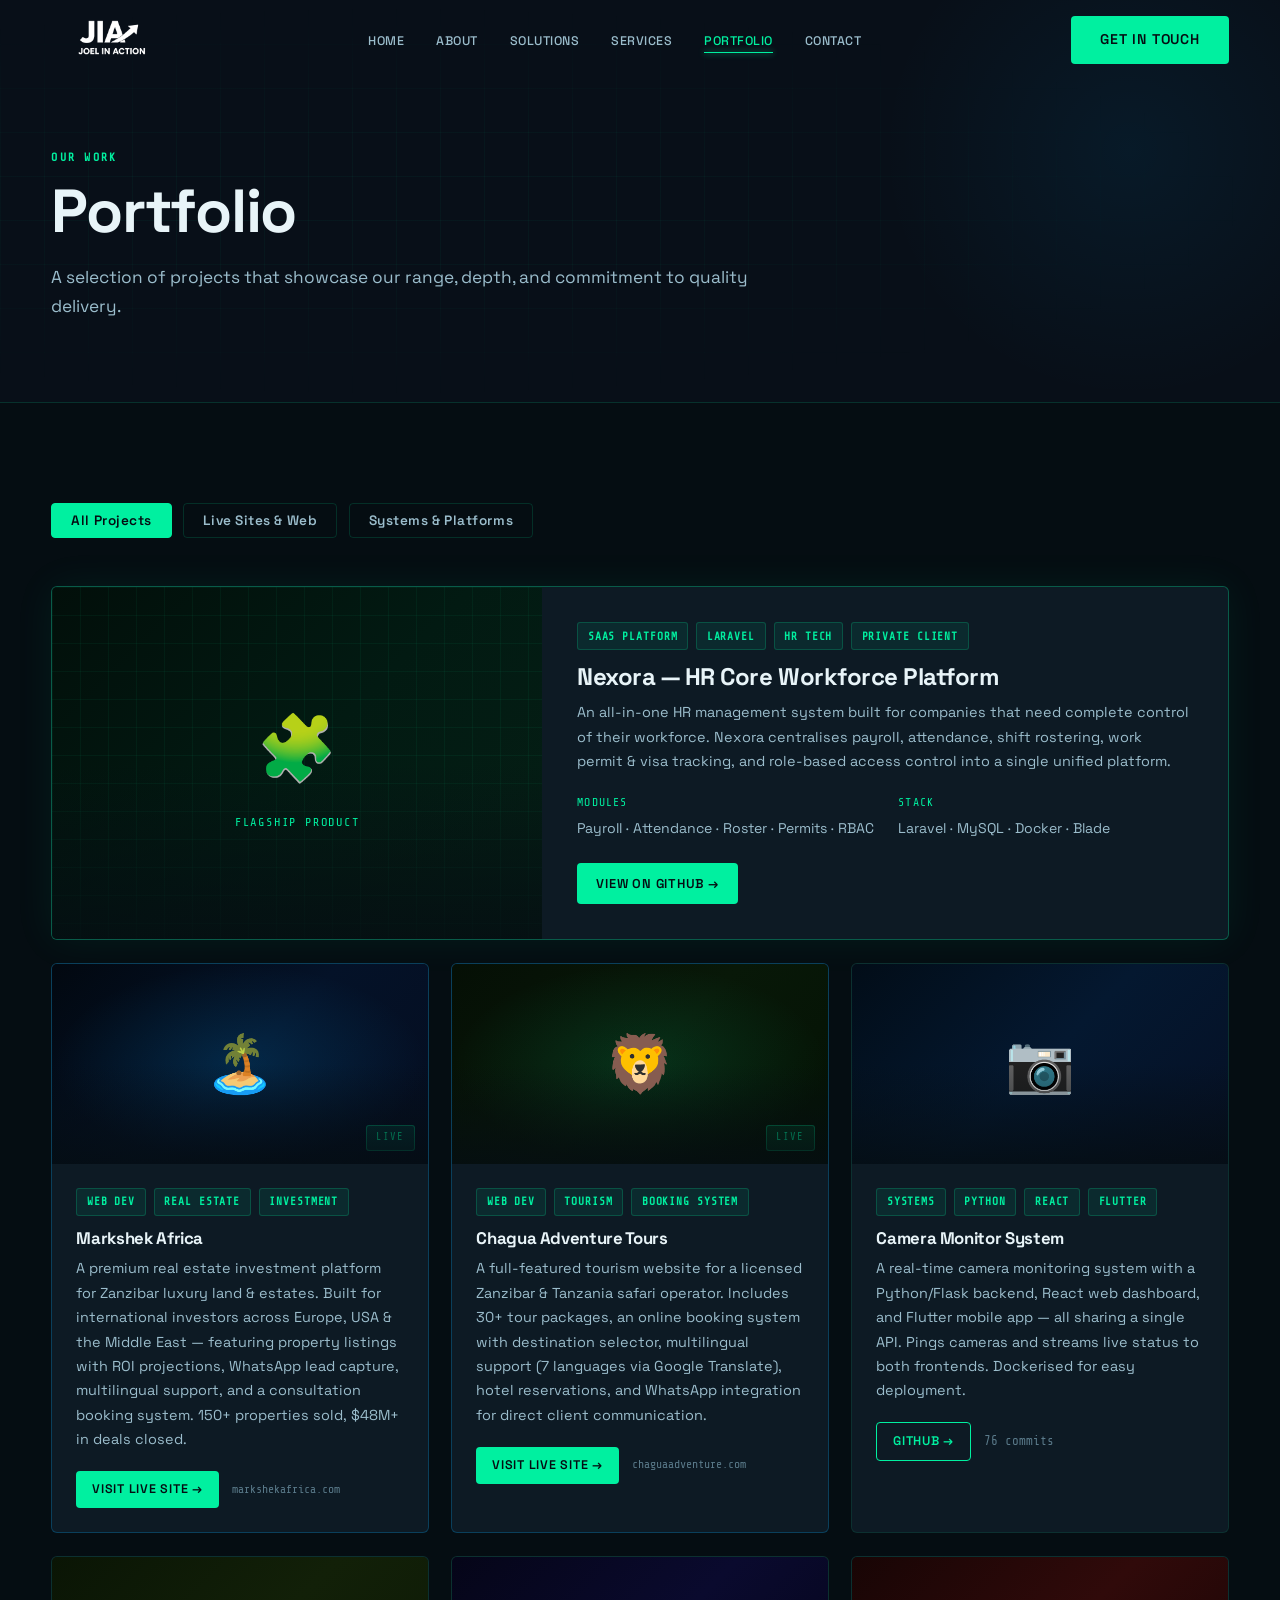
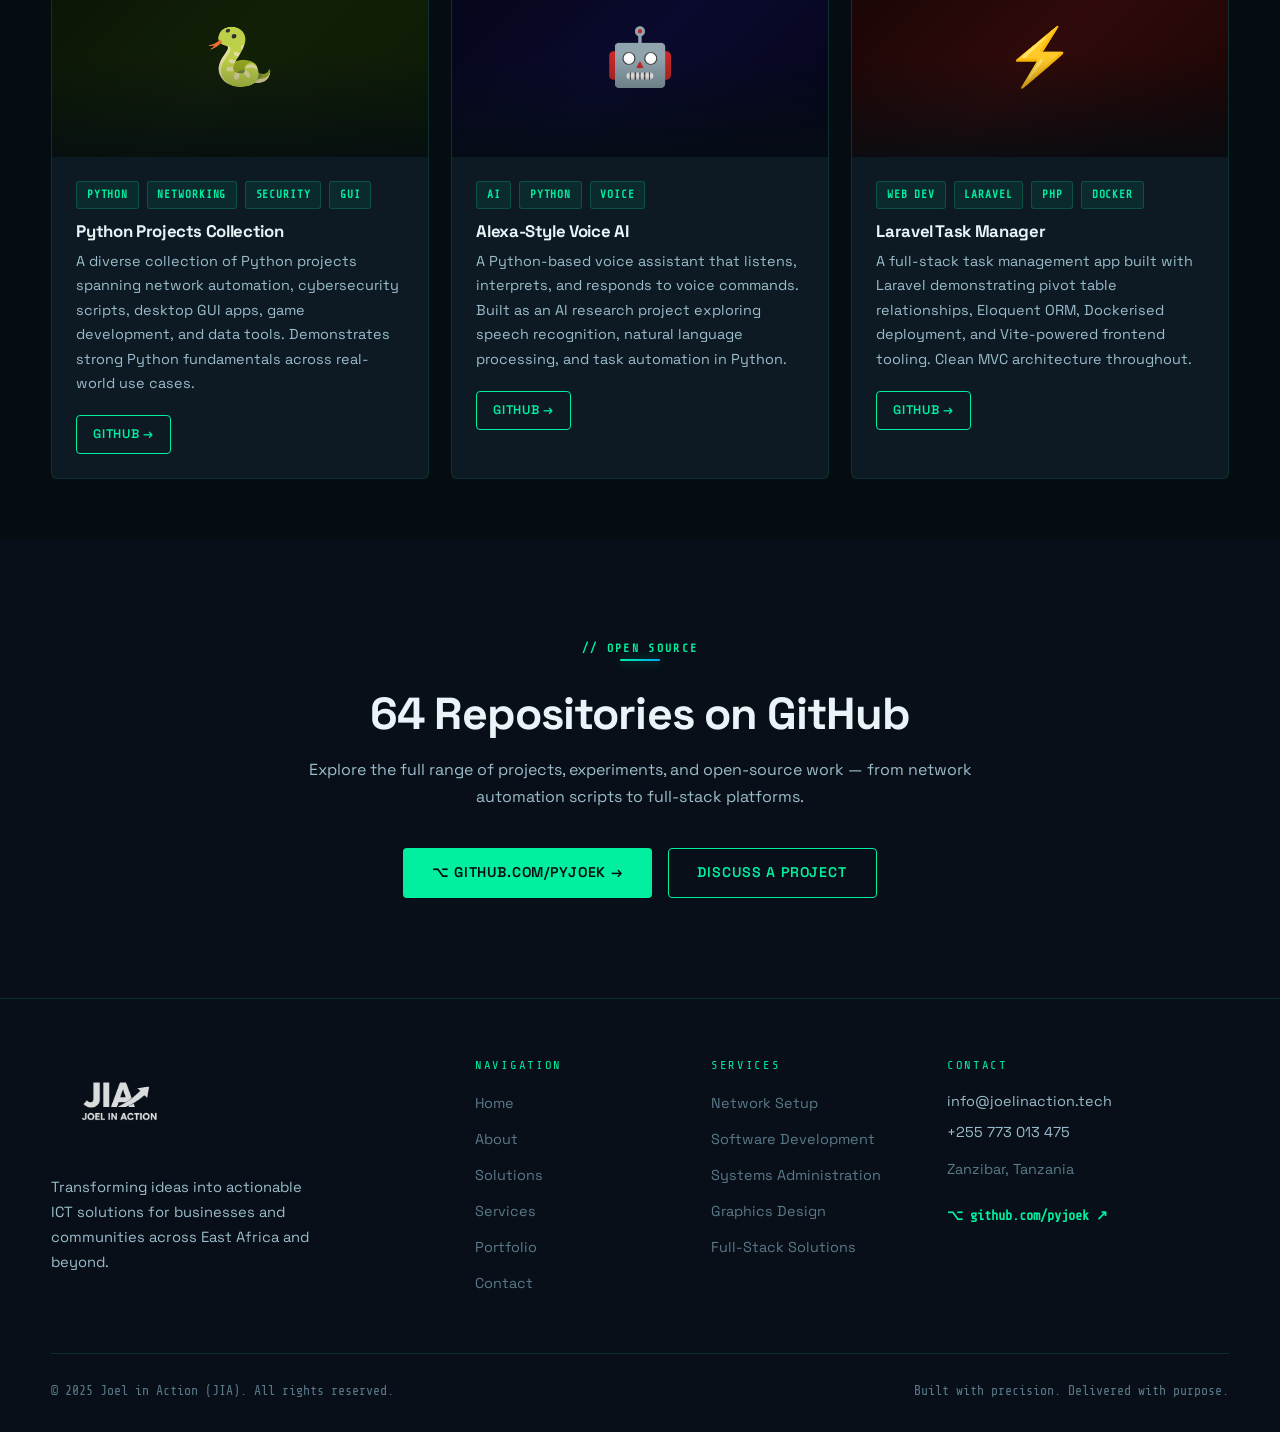
<file: portfolio.html>
<!DOCTYPE html>
<html lang="en">
<head>
  <meta charset="UTF-8" />
  <meta name="viewport" content="width=device-width, initial-scale=1.0" />
  <title>Portfolio — Joel in Action (JIA)</title>
  <meta name="description" content="Browse Joel in Action's portfolio of software development, network, and digital systems projects." />
  <link rel="stylesheet" href="style.css" />
</head>
<body>

<div id="nav-placeholder"></div>

<section class="page-hero">
  <div class="container">
    <div class="eyebrow">Our Work</div>
    <h1>Portfolio</h1>
    <p>A selection of projects that showcase our range, depth, and commitment to quality delivery.</p>
  </div>
</section>

<!-- ══ FILTER ══════════════════════════════════════════════ -->
<section class="section" style="padding-bottom:0">
  <div class="container">
    <div style="display:flex;gap:.7rem;flex-wrap:wrap;margin-bottom:3rem" id="filters">
      <button class="filter-btn active" data-filter="all">All Projects</button>
      <button class="filter-btn" data-filter="web">Live Sites &amp; Web</button>
      <button class="filter-btn" data-filter="systems">Systems &amp; Platforms</button>
    </div>

    <style>
      .filter-btn {
        padding: .5rem 1.2rem;
        border-radius: 4px;
        border: 1.5px solid var(--border);
        background: transparent;
        color: var(--gray-lt);
        font-family: 'Space Grotesk', sans-serif;
        font-size: .85rem;
        font-weight: 600;
        letter-spacing: .04em;
        cursor: pointer;
        transition: all .22s ease;
      }
      .filter-btn:hover { border-color: var(--accent); color: var(--accent); }
      .filter-btn.active { background: var(--accent); color: var(--navy); border-color: var(--accent); }
      .portfolio-item { transition: opacity .3s, transform .3s; }
      .portfolio-item.hidden { opacity: 0; pointer-events: none; transform: scale(.96); display: none; }
      @media (max-width: 700px) {
        .portfolio-item[style*="grid-column"] { grid-column: 1 !important; display: block !important; }
        .portfolio-item[style*="grid-template-columns"] { grid-template-columns: 1fr !important; }
        .portfolio-item[style*="grid-template-columns"] .portfolio-card__thumb { min-height: 180px !important; height: 180px !important; }
      }
    </style>

    <!-- ══ PORTFOLIO ITEMS ══ -->
    <div class="portfolio-grid" id="portfolio-grid">

      <!-- NEXORA — FLAGSHIP, full-width featured card -->
      <div class="portfolio-card reveal portfolio-item" data-cat="systems" style="grid-column: 1 / -1; display:grid; grid-template-columns: 1fr 1.4fr; border-color:rgba(0,240,160,.3); box-shadow: 0 0 40px rgba(0,240,160,.07);">
        <div class="portfolio-card__thumb" style="background:linear-gradient(135deg,#020f0a,#021a12,#051f15);height:100%;min-height:240px;font-size:4rem;flex-direction:column;gap:.8rem;position:relative;">
          <div style="position:absolute;inset:0;background-image:linear-gradient(rgba(0,240,160,.05) 1px,transparent 1px),linear-gradient(90deg,rgba(0,240,160,.05) 1px,transparent 1px);background-size:28px 28px;"></div>
          <div style="position:relative;z-index:1;display:flex;flex-direction:column;align-items:center;gap:.6rem">
            <span>🧩</span>
            <span style="font-family:'Share Tech Mono',monospace;font-size:.75rem;color:var(--accent);letter-spacing:.15em">FLAGSHIP PRODUCT</span>
          </div>
        </div>
        <div class="portfolio-card__body" style="padding:2.2rem">
          <div class="portfolio-card__tags">
            <span class="tag">SaaS Platform</span>
            <span class="tag">Laravel</span>
            <span class="tag">HR Tech</span>
            <span class="tag">Private Client</span>
          </div>
          <h3 style="font-size:1.5rem;margin-bottom:.6rem">Nexora — HR Core Workforce Platform</h3>
          <p style="margin-bottom:1.2rem">An all-in-one HR management system built for companies that need complete control of their workforce. Nexora centralises payroll, attendance, shift rostering, work permit &amp; visa tracking, and role-based access control into a single unified platform.</p>
          <div style="display:flex;flex-wrap:wrap;gap:1.5rem;margin-bottom:1.4rem">
            <div>
              <div style="font-family:'Share Tech Mono',monospace;font-size:.72rem;color:var(--accent);letter-spacing:.1em;margin-bottom:.3rem">MODULES</div>
              <div style="font-size:.88rem;color:var(--gray-lt)">Payroll · Attendance · Roster · Permits · RBAC</div>
            </div>
            <div>
              <div style="font-family:'Share Tech Mono',monospace;font-size:.72rem;color:var(--accent);letter-spacing:.1em;margin-bottom:.3rem">STACK</div>
              <div style="font-size:.88rem;color:var(--gray-lt)">Laravel · MySQL · Docker · Blade</div>
            </div>
          </div>
          <a href="https://github.com/pyjoek/nexora" target="_blank" class="btn btn--primary" style="font-size:.8rem;padding:.6rem 1.2rem">View on GitHub →</a>
        </div>
      </div>

      <!-- Markshek Africa — LIVE CLIENT SITE -->
      <div class="portfolio-card reveal portfolio-item" data-cat="web" style="border-color:rgba(0,170,255,.25)">
        <div class="portfolio-card__thumb" style="background:linear-gradient(135deg,#020810,#041228,#050d20);position:relative;">
          <div style="position:absolute;inset:0;background:radial-gradient(ellipse at center,rgba(0,170,255,.15) 0%,transparent 70%);"></div>
          <span style="position:relative;z-index:1;font-size:3.5rem">🏝️</span>
          <div style="position:absolute;bottom:.8rem;right:.8rem;background:rgba(0,240,160,.15);border:1px solid rgba(0,240,160,.4);border-radius:3px;padding:.2rem .6rem;font-family:'Share Tech Mono',monospace;font-size:.65rem;color:var(--accent);letter-spacing:.1em">LIVE</div>
        </div>
        <div class="portfolio-card__body">
          <div class="portfolio-card__tags">
            <span class="tag">Web Dev</span>
            <span class="tag">Real Estate</span>
            <span class="tag">Investment</span>
          </div>
          <h3>Markshek Africa</h3>
          <p>A premium real estate investment platform for Zanzibar luxury land & estates. Built for international investors across Europe, USA & the Middle East — featuring property listings with ROI projections, WhatsApp lead capture, multilingual support, and a consultation booking system. 150+ properties sold, $48M+ in deals closed.</p>
          <div style="margin-top:1.2rem;display:flex;gap:.8rem;flex-wrap:wrap;align-items:center">
            <a href="https://markshekafrica.com" target="_blank" class="btn btn--primary" style="font-size:.78rem;padding:.5rem 1rem">Visit Live Site →</a>
            <span style="font-family:'Share Tech Mono',monospace;font-size:.72rem;color:var(--gray)">markshekafrica.com</span>
          </div>
        </div>
      </div>

      <!-- Chagua Adventure — LIVE CLIENT SITE -->
      <div class="portfolio-card reveal portfolio-item" data-cat="web" style="border-color:rgba(0,170,255,.25)">
        <div class="portfolio-card__thumb" style="background:linear-gradient(135deg,#050f05,#081808,#041204);position:relative;">
          <div style="position:absolute;inset:0;background:radial-gradient(ellipse at center,rgba(0,240,160,.12) 0%,transparent 70%);"></div>
          <span style="position:relative;z-index:1;font-size:3.5rem">🦁</span>
          <div style="position:absolute;bottom:.8rem;right:.8rem;background:rgba(0,240,160,.15);border:1px solid rgba(0,240,160,.4);border-radius:3px;padding:.2rem .6rem;font-family:'Share Tech Mono',monospace;font-size:.65rem;color:var(--accent);letter-spacing:.1em">LIVE</div>
        </div>
        <div class="portfolio-card__body">
          <div class="portfolio-card__tags">
            <span class="tag">Web Dev</span>
            <span class="tag">Tourism</span>
            <span class="tag">Booking System</span>
          </div>
          <h3>Chagua Adventure Tours</h3>
          <p>A full-featured tourism website for a licensed Zanzibar & Tanzania safari operator. Includes 30+ tour packages, an online booking system with destination selector, multilingual support (7 languages via Google Translate), hotel reservations, and WhatsApp integration for direct client communication.</p>
          <div style="margin-top:1.2rem;display:flex;gap:.8rem;flex-wrap:wrap;align-items:center">
            <a href="https://chaguaadventure.com" target="_blank" class="btn btn--primary" style="font-size:.78rem;padding:.5rem 1rem">Visit Live Site →</a>
            <span style="font-family:'Share Tech Mono',monospace;font-size:.72rem;color:var(--gray)">chaguaadventure.com</span>
          </div>
        </div>
      </div>

      <!-- Camera Monitor -->
      <div class="portfolio-card reveal portfolio-item" data-cat="systems">
        <div class="portfolio-card__thumb" style="background:linear-gradient(135deg,#020d18,#041830,#061025)">📷</div>
        <div class="portfolio-card__body">
          <div class="portfolio-card__tags">
            <span class="tag">Systems</span>
            <span class="tag">Python</span>
            <span class="tag">React</span>
            <span class="tag">Flutter</span>
          </div>
          <h3>Camera Monitor System</h3>
          <p>A real-time camera monitoring system with a Python/Flask backend, React web dashboard, and Flutter mobile app — all sharing a single API. Pings cameras and streams live status to both frontends. Dockerised for easy deployment.</p>
          <div style="margin-top:1.2rem;display:flex;gap:.8rem;flex-wrap:wrap;align-items:center">
            <a href="https://github.com/pyjoek/camera-monitor" target="_blank" class="btn btn--outline" style="font-size:.78rem;padding:.5rem 1rem">GitHub →</a>
            <span style="font-size:.78rem;color:var(--gray);font-family:'Share Tech Mono',monospace">76 commits</span>
          </div>
        </div>
      </div>

      <!-- Python Projects -->
      <div class="portfolio-card reveal portfolio-item" data-cat="systems">
        <div class="portfolio-card__thumb" style="background:linear-gradient(135deg,#0a1505,#122008,#0d1a06)">🐍</div>
        <div class="portfolio-card__body">
          <div class="portfolio-card__tags">
            <span class="tag">Python</span>
            <span class="tag">Networking</span>
            <span class="tag">Security</span>
            <span class="tag">GUI</span>
          </div>
          <h3>Python Projects Collection</h3>
          <p>A diverse collection of Python projects spanning network automation, cybersecurity scripts, desktop GUI apps, game development, and data tools. Demonstrates strong Python fundamentals across real-world use cases.</p>
          <div style="margin-top:1.2rem">
            <a href="https://github.com/pyjoek/Python-projects" target="_blank" class="btn btn--outline" style="font-size:.78rem;padding:.5rem 1rem">GitHub →</a>
          </div>
        </div>
      </div>

      <!-- Alexa AI -->
      <div class="portfolio-card reveal portfolio-item" data-cat="web">
        <div class="portfolio-card__thumb" style="background:linear-gradient(135deg,#050518,#0a0a2e,#05051a)">🤖</div>
        <div class="portfolio-card__body">
          <div class="portfolio-card__tags">
            <span class="tag">AI</span>
            <span class="tag">Python</span>
            <span class="tag">Voice</span>
          </div>
          <h3>Alexa-Style Voice AI</h3>
          <p>A Python-based voice assistant that listens, interprets, and responds to voice commands. Built as an AI research project exploring speech recognition, natural language processing, and task automation in Python.</p>
          <div style="margin-top:1.2rem">
            <a href="https://github.com/pyjoek/alexa_python" target="_blank" class="btn btn--outline" style="font-size:.78rem;padding:.5rem 1rem">GitHub →</a>
          </div>
        </div>
      </div>

      <!-- Todo / Laravel -->
      <div class="portfolio-card reveal portfolio-item" data-cat="web">
        <div class="portfolio-card__thumb" style="background:linear-gradient(135deg,#180505,#300a0a,#1a0505)">⚡</div>
        <div class="portfolio-card__body">
          <div class="portfolio-card__tags">
            <span class="tag">Web Dev</span>
            <span class="tag">Laravel</span>
            <span class="tag">PHP</span>
            <span class="tag">Docker</span>
          </div>
          <h3>Laravel Task Manager</h3>
          <p>A full-stack task management app built with Laravel demonstrating pivot table relationships, Eloquent ORM, Dockerised deployment, and Vite-powered frontend tooling. Clean MVC architecture throughout.</p>
          <div style="margin-top:1.2rem">
            <a href="https://github.com/pyjoek/Todo" target="_blank" class="btn btn--outline" style="font-size:.78rem;padding:.5rem 1rem">GitHub →</a>
          </div>
        </div>
      </div>

    </div>
  </div>
</section>

<!-- ══ GITHUB CTA ══════════════════════════════════════════ -->
<section class="section section--alt" style="margin-top:60px">
  <div class="container" style="text-align:center">
    <div class="reveal">
      <div class="eyebrow">// Open Source</div>
      <div class="gold-rule"></div>
      <h2>64 Repositories on GitHub</h2>
      <p style="margin:1rem auto 2.4rem">Explore the full range of projects, experiments, and open-source work — from network automation scripts to full-stack platforms.</p>
      <div style="display:flex;gap:1rem;justify-content:center;flex-wrap:wrap">
        <a href="https://github.com/pyjoek" target="_blank" class="btn btn--primary">⌥ github.com/pyjoek →</a>
        <a href="contact.html" class="btn btn--outline">Discuss a Project</a>
      </div>
    </div>
  </div>
</section>

<div id="footer-placeholder"></div>

<script src="components.js"></script>
<script src="main.js"></script>
<script>
  // Portfolio filter
  document.addEventListener('DOMContentLoaded', () => {
    const btns = document.querySelectorAll('.filter-btn');
    const items = document.querySelectorAll('.portfolio-item');
    btns.forEach(btn => {
      btn.addEventListener('click', () => {
        btns.forEach(b => b.classList.remove('active'));
        btn.classList.add('active');
        const filter = btn.dataset.filter;
        items.forEach(item => {
          const match = filter === 'all' || item.dataset.cat === filter;
          item.classList.toggle('hidden', !match);
        });
      });
    });
  });
</script>
</body>
</html>
</file>
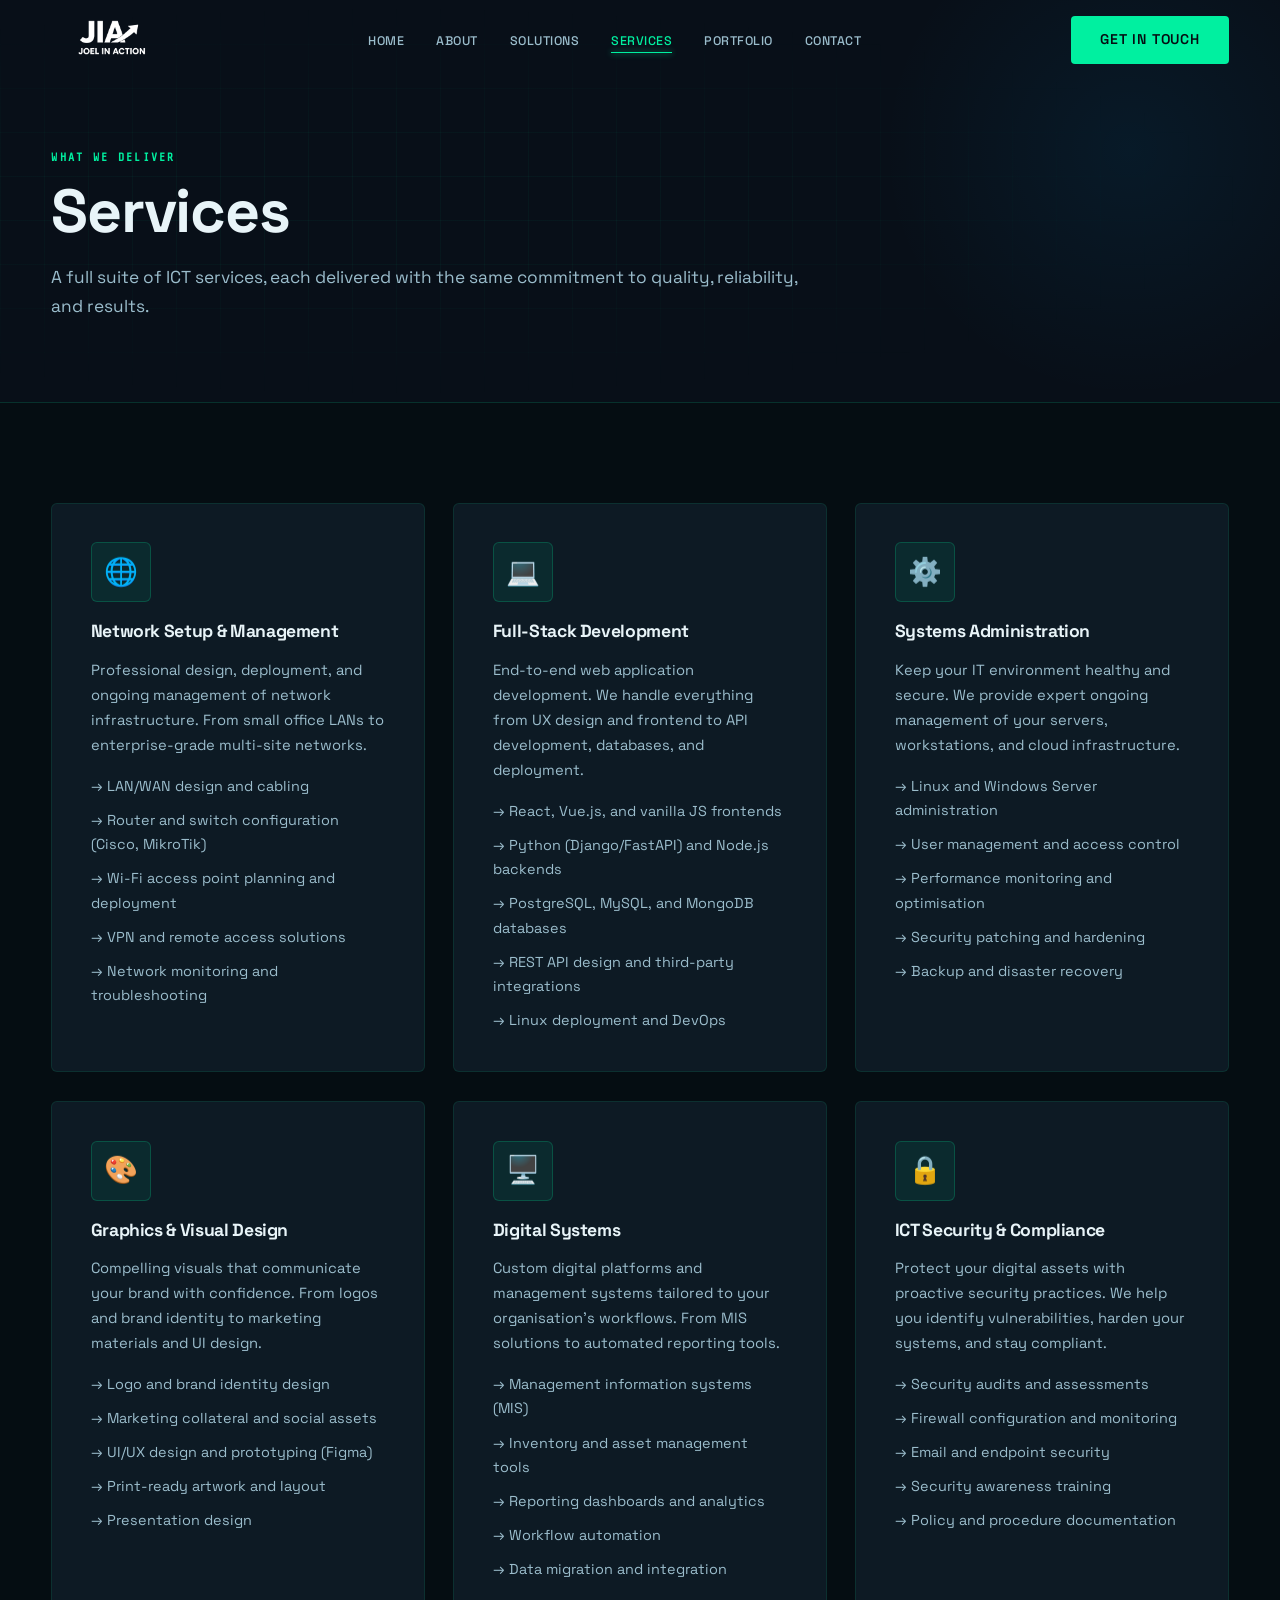
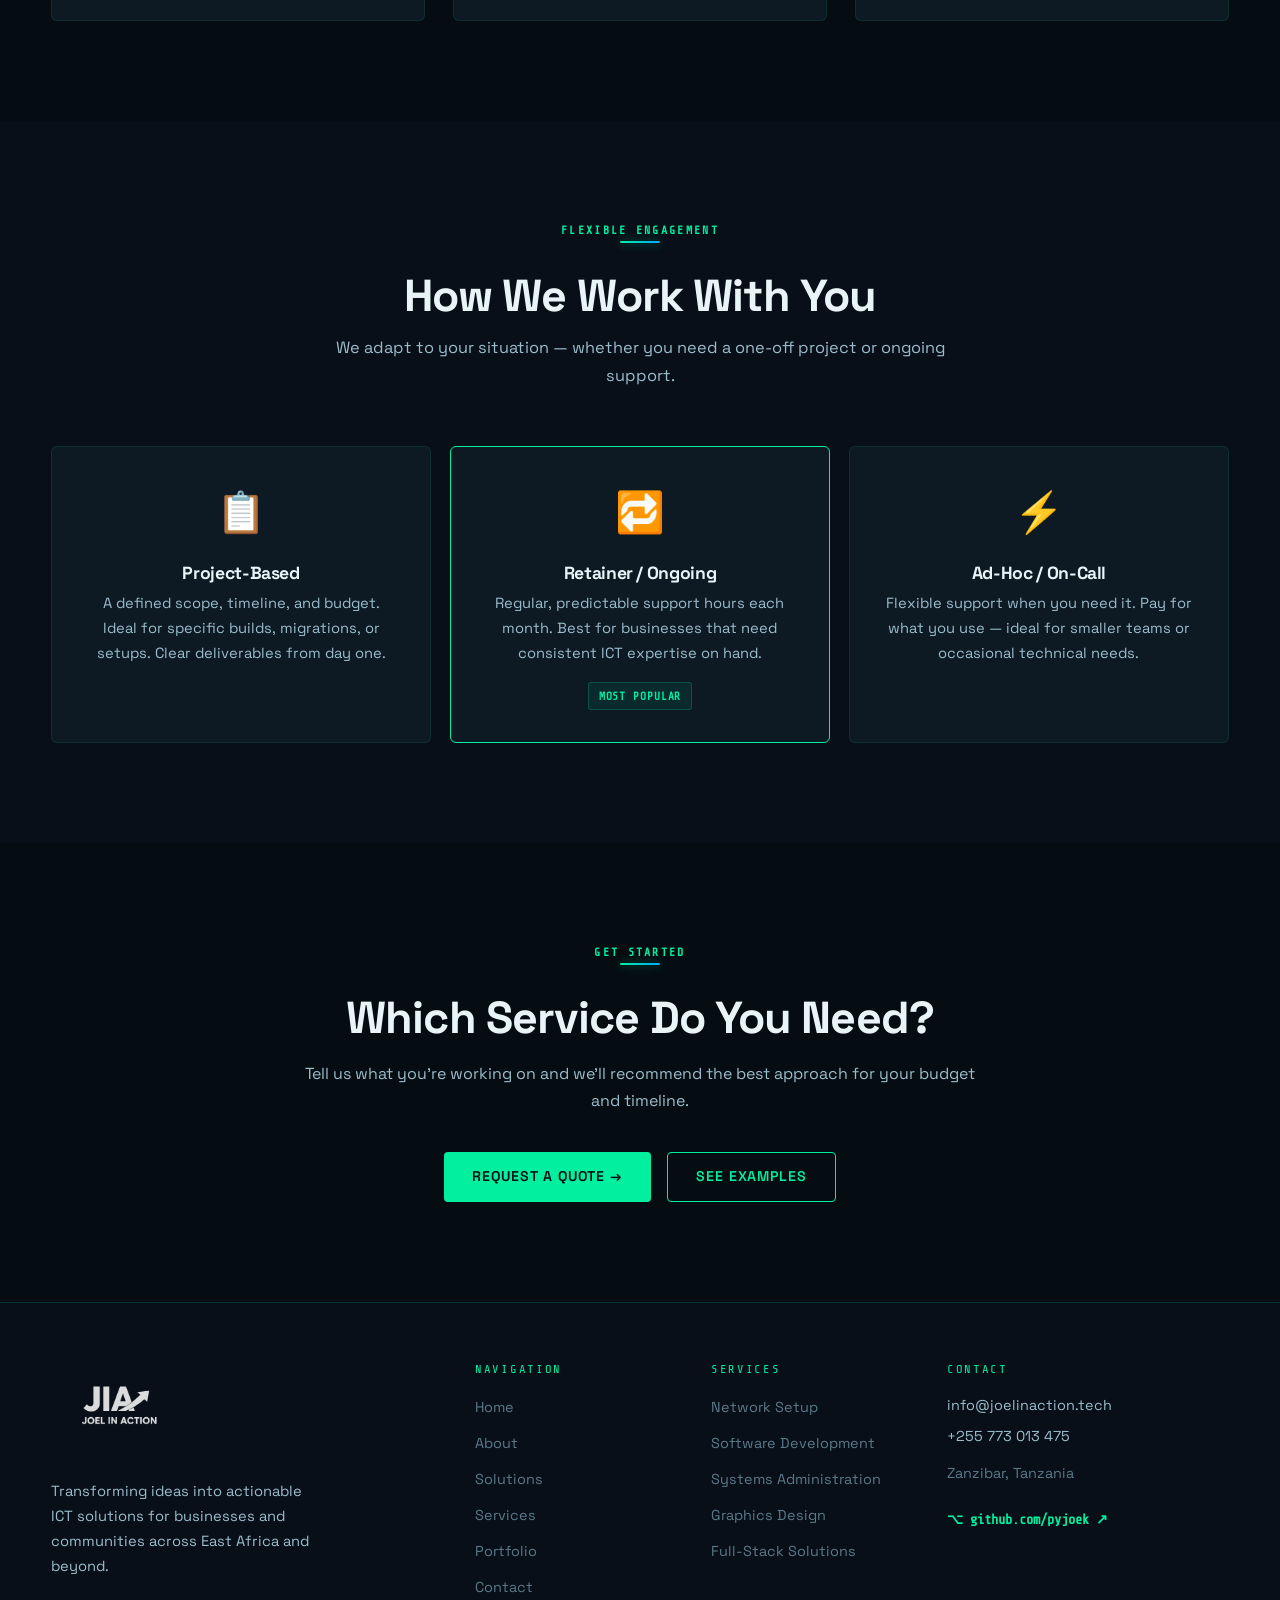
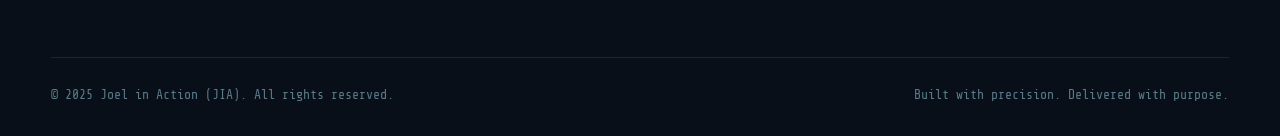
<file: services.html>
<!DOCTYPE html>
<html lang="en">
<head>
  <meta charset="UTF-8" />
  <meta name="viewport" content="width=device-width, initial-scale=1.0" />
  <title>Services — Joel in Action (JIA)</title>
  <meta name="description" content="Full range of ICT services from Joel in Action — network setup, full-stack development, systems admin, and graphics design." />
  <link rel="stylesheet" href="style.css" />
</head>
<body>

<div id="nav-placeholder"></div>

<section class="page-hero">
  <div class="container">
    <div class="eyebrow">What We Deliver</div>
    <h1>Services</h1>
    <p>A full suite of ICT services, each delivered with the same commitment to quality, reliability, and results.</p>
  </div>
</section>

<!-- ══ SERVICES GRID ══════════════════════════════════════════ -->
<section class="section">
  <div class="container">
    <div style="display:grid;grid-template-columns:repeat(auto-fit,minmax(340px,1fr));gap:1.8rem">

      <div class="card reveal" style="padding:2.4rem">
        <div class="card__icon" style="width:60px;height:60px;font-size:1.7rem">🌐</div>
        <h3>Network Setup &amp; Management</h3>
        <p style="margin:1rem 0">Professional design, deployment, and ongoing management of network infrastructure. From small office LANs to enterprise-grade multi-site networks.</p>
        <ul style="list-style:none;display:flex;flex-direction:column;gap:.6rem;font-size:.9rem;color:var(--gray-lt)">
          <li>→ LAN/WAN design and cabling</li>
          <li>→ Router and switch configuration (Cisco, MikroTik)</li>
          <li>→ Wi-Fi access point planning and deployment</li>
          <li>→ VPN and remote access solutions</li>
          <li>→ Network monitoring and troubleshooting</li>
        </ul>
      </div>

      <div class="card reveal" style="padding:2.4rem">
        <div class="card__icon" style="width:60px;height:60px;font-size:1.7rem">💻</div>
        <h3>Full-Stack Development</h3>
        <p style="margin:1rem 0">End-to-end web application development. We handle everything from UX design and frontend to API development, databases, and deployment.</p>
        <ul style="list-style:none;display:flex;flex-direction:column;gap:.6rem;font-size:.9rem;color:var(--gray-lt)">
          <li>→ React, Vue.js, and vanilla JS frontends</li>
          <li>→ Python (Django/FastAPI) and Node.js backends</li>
          <li>→ PostgreSQL, MySQL, and MongoDB databases</li>
          <li>→ REST API design and third-party integrations</li>
          <li>→ Linux deployment and DevOps</li>
        </ul>
      </div>

      <div class="card reveal" style="padding:2.4rem">
        <div class="card__icon" style="width:60px;height:60px;font-size:1.7rem">⚙️</div>
        <h3>Systems Administration</h3>
        <p style="margin:1rem 0">Keep your IT environment healthy and secure. We provide expert ongoing management of your servers, workstations, and cloud infrastructure.</p>
        <ul style="list-style:none;display:flex;flex-direction:column;gap:.6rem;font-size:.9rem;color:var(--gray-lt)">
          <li>→ Linux and Windows Server administration</li>
          <li>→ User management and access control</li>
          <li>→ Performance monitoring and optimisation</li>
          <li>→ Security patching and hardening</li>
          <li>→ Backup and disaster recovery</li>
        </ul>
      </div>

      <div class="card reveal" style="padding:2.4rem">
        <div class="card__icon" style="width:60px;height:60px;font-size:1.7rem">🎨</div>
        <h3>Graphics &amp; Visual Design</h3>
        <p style="margin:1rem 0">Compelling visuals that communicate your brand with confidence. From logos and brand identity to marketing materials and UI design.</p>
        <ul style="list-style:none;display:flex;flex-direction:column;gap:.6rem;font-size:.9rem;color:var(--gray-lt)">
          <li>→ Logo and brand identity design</li>
          <li>→ Marketing collateral and social assets</li>
          <li>→ UI/UX design and prototyping (Figma)</li>
          <li>→ Print-ready artwork and layout</li>
          <li>→ Presentation design</li>
        </ul>
      </div>

      <div class="card reveal" style="padding:2.4rem">
        <div class="card__icon" style="width:60px;height:60px;font-size:1.7rem">🖥️</div>
        <h3>Digital Systems</h3>
        <p style="margin:1rem 0">Custom digital platforms and management systems tailored to your organisation's workflows. From MIS solutions to automated reporting tools.</p>
        <ul style="list-style:none;display:flex;flex-direction:column;gap:.6rem;font-size:.9rem;color:var(--gray-lt)">
          <li>→ Management information systems (MIS)</li>
          <li>→ Inventory and asset management tools</li>
          <li>→ Reporting dashboards and analytics</li>
          <li>→ Workflow automation</li>
          <li>→ Data migration and integration</li>
        </ul>
      </div>

      <div class="card reveal" style="padding:2.4rem">
        <div class="card__icon" style="width:60px;height:60px;font-size:1.7rem">🔒</div>
        <h3>ICT Security &amp; Compliance</h3>
        <p style="margin:1rem 0">Protect your digital assets with proactive security practices. We help you identify vulnerabilities, harden your systems, and stay compliant.</p>
        <ul style="list-style:none;display:flex;flex-direction:column;gap:.6rem;font-size:.9rem;color:var(--gray-lt)">
          <li>→ Security audits and assessments</li>
          <li>→ Firewall configuration and monitoring</li>
          <li>→ Email and endpoint security</li>
          <li>→ Security awareness training</li>
          <li>→ Policy and procedure documentation</li>
        </ul>
      </div>

    </div>
  </div>
</section>

<!-- ══ ENGAGEMENT MODELS ══════════════════════════════════════ -->
<section class="section section--alt">
  <div class="container">
    <div class="section-header reveal" style="text-align:center;margin-inline:auto">
      <div class="eyebrow">Flexible Engagement</div>
      <div class="gold-rule"></div>
      <h2>How We Work With You</h2>
      <p style="margin-inline:auto">We adapt to your situation — whether you need a one-off project or ongoing support.</p>
    </div>
    <div class="card-grid card-grid--3 reveal">
      <div class="card" style="text-align:center">
        <div style="font-size:2.5rem;margin-bottom:1rem">📋</div>
        <h3>Project-Based</h3>
        <p>A defined scope, timeline, and budget. Ideal for specific builds, migrations, or setups. Clear deliverables from day one.</p>
      </div>
      <div class="card" style="text-align:center;border-color:var(--accent)">
        <div style="font-size:2.5rem;margin-bottom:1rem">🔁</div>
        <h3>Retainer / Ongoing</h3>
        <p>Regular, predictable support hours each month. Best for businesses that need consistent ICT expertise on hand.</p>
        <span class="tag" style="margin-top:1rem;display:inline-block">Most Popular</span>
      </div>
      <div class="card" style="text-align:center">
        <div style="font-size:2.5rem;margin-bottom:1rem">⚡</div>
        <h3>Ad-Hoc / On-Call</h3>
        <p>Flexible support when you need it. Pay for what you use — ideal for smaller teams or occasional technical needs.</p>
      </div>
    </div>
  </div>
</section>

<!-- ══ CTA ══════════════════════════════════════════════════ -->
<section class="section">
  <div class="container" style="text-align:center">
    <div class="reveal">
      <div class="eyebrow">Get Started</div>
      <div class="gold-rule"></div>
      <h2>Which Service Do You Need?</h2>
      <p style="margin:1rem auto 2.4rem">Tell us what you're working on and we'll recommend the best approach for your budget and timeline.</p>
      <div style="display:flex;gap:1rem;justify-content:center;flex-wrap:wrap">
        <a href="contact.html" class="btn btn--primary">Request a Quote →</a>
        <a href="portfolio.html" class="btn btn--outline">See Examples</a>
      </div>
    </div>
  </div>
</section>

<div id="footer-placeholder"></div>

<script src="components.js"></script>
<script src="main.js"></script>
</body>
</html>
</file>
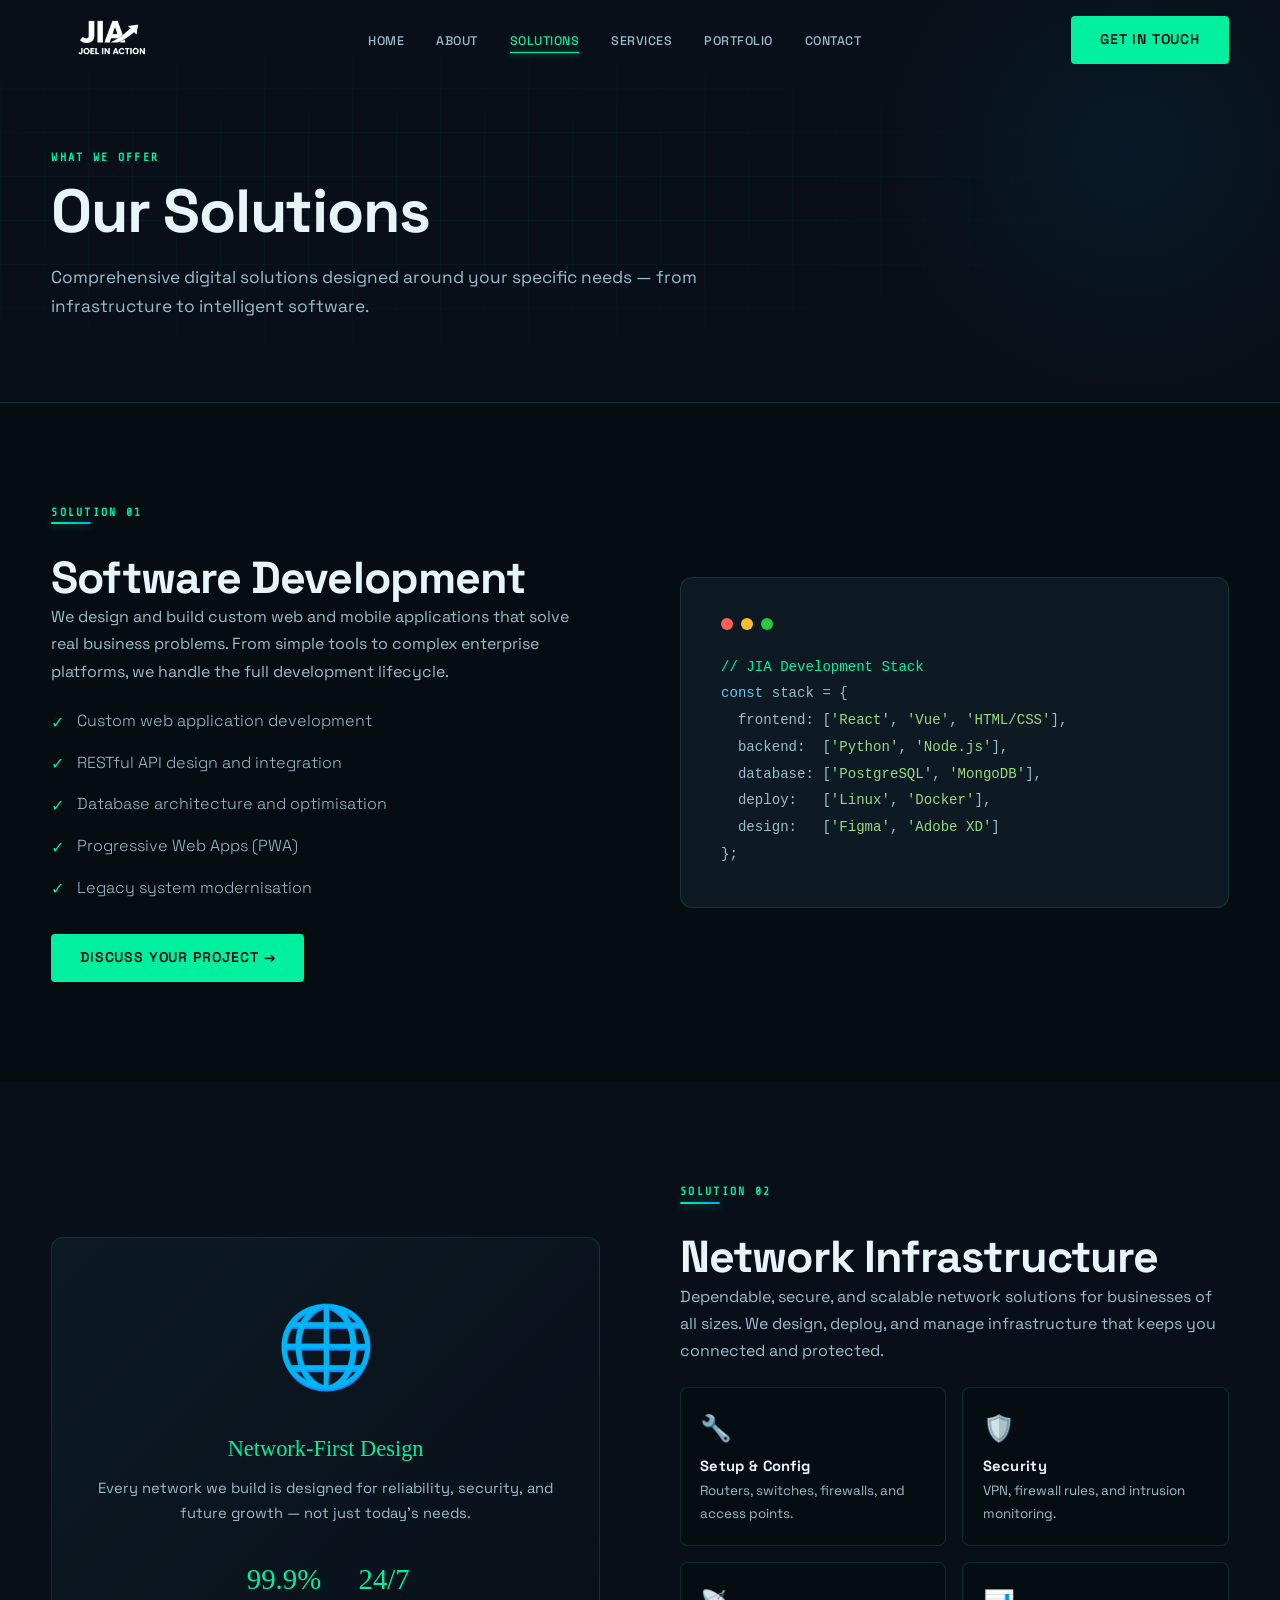
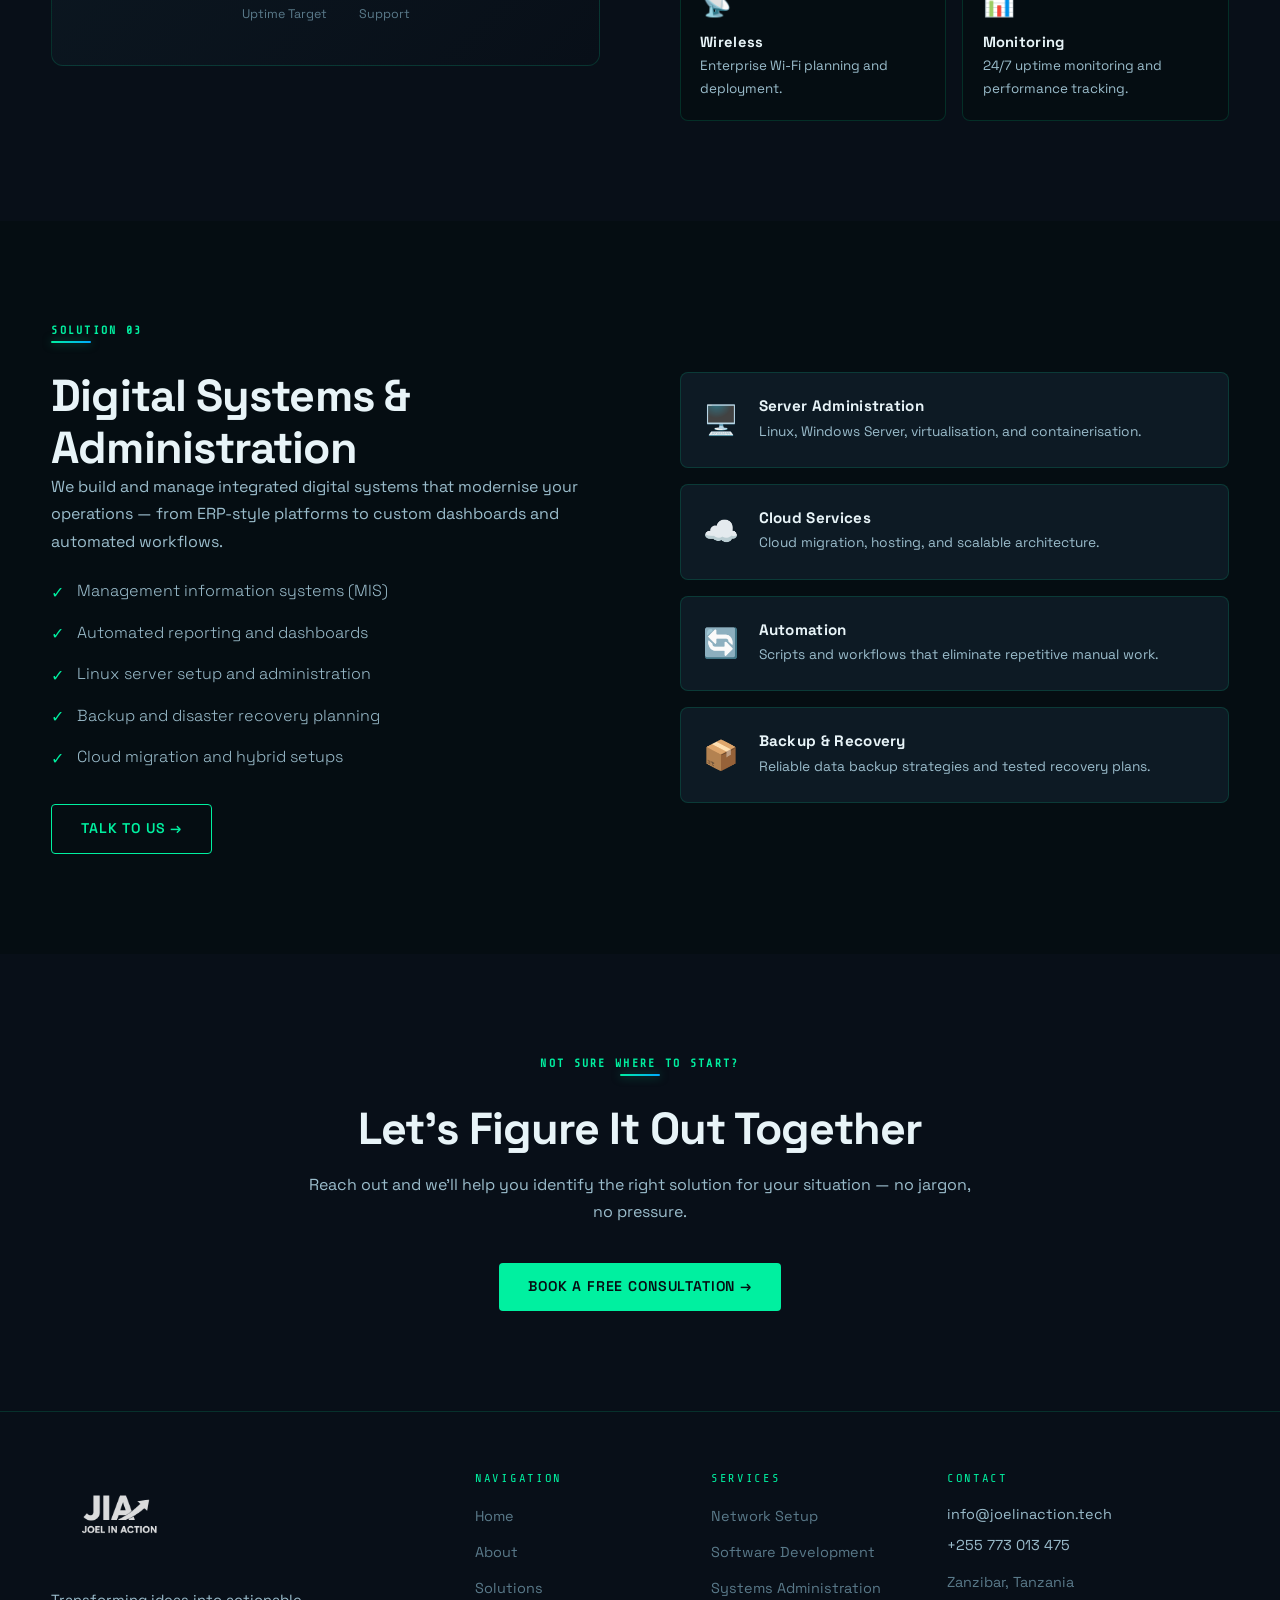
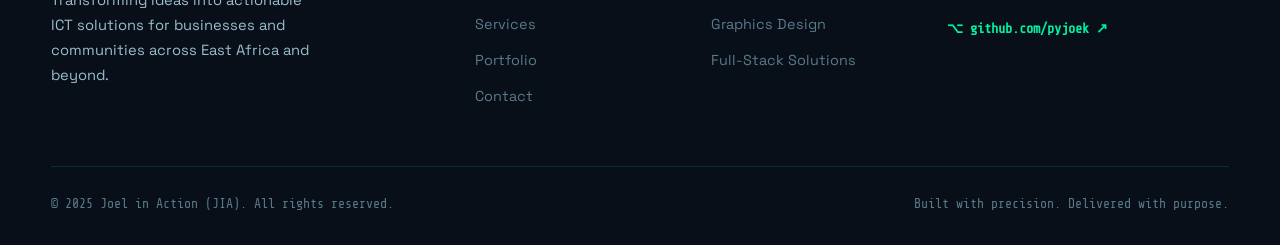
<file: solutions.html>
<!DOCTYPE html>
<html lang="en">
<head>
  <meta charset="UTF-8" />
  <meta name="viewport" content="width=device-width, initial-scale=1.0" />
  <title>Solutions — Joel in Action (JIA)</title>
  <meta name="description" content="Explore JIA's tailored ICT solutions — software development, network infrastructure, digital systems, and more." />
  <link rel="stylesheet" href="style.css" />
</head>
<body>

<div id="nav-placeholder"></div>

<!-- ══ PAGE HERO ══════════════════════════════════════════════ -->
<section class="page-hero">
  <div class="container">
    <div class="eyebrow">What We Offer</div>
    <h1>Our Solutions</h1>
    <p>Comprehensive digital solutions designed around your specific needs — from infrastructure to intelligent software.</p>
  </div>
</section>

<!-- ══ SOLUTION 1: SOFTWARE ══════════════════════════════════ -->
<section class="section">
  <div class="container">
    <div style="display:grid;grid-template-columns:1fr 1fr;gap:5rem;align-items:center">
      <div class="reveal">
        <div class="eyebrow">Solution 01</div>
        <div class="gold-rule"></div>
        <h2>Software Development</h2>
        <p style="margin-bottom:1.2rem">We design and build custom web and mobile applications that solve real business problems. From simple tools to complex enterprise platforms, we handle the full development lifecycle.</p>
        <ul style="list-style:none;margin-top:1.4rem;display:flex;flex-direction:column;gap:.8rem">
          <li style="display:flex;align-items:flex-start;gap:.8rem;color:var(--gray-lt);font-weight:300">
            <span style="color:var(--accent);margin-top:.1rem;flex-shrink:0">✓</span> Custom web application development
          </li>
          <li style="display:flex;align-items:flex-start;gap:.8rem;color:var(--gray-lt);font-weight:300">
            <span style="color:var(--accent);margin-top:.1rem;flex-shrink:0">✓</span> RESTful API design and integration
          </li>
          <li style="display:flex;align-items:flex-start;gap:.8rem;color:var(--gray-lt);font-weight:300">
            <span style="color:var(--accent);margin-top:.1rem;flex-shrink:0">✓</span> Database architecture and optimisation
          </li>
          <li style="display:flex;align-items:flex-start;gap:.8rem;color:var(--gray-lt);font-weight:300">
            <span style="color:var(--accent);margin-top:.1rem;flex-shrink:0">✓</span> Progressive Web Apps (PWA)
          </li>
          <li style="display:flex;align-items:flex-start;gap:.8rem;color:var(--gray-lt);font-weight:300">
            <span style="color:var(--accent);margin-top:.1rem;flex-shrink:0">✓</span> Legacy system modernisation
          </li>
        </ul>
        <a href="contact.html" class="btn btn--primary" style="margin-top:2rem">Discuss Your Project →</a>
      </div>
      <div class="reveal">
        <div style="background:var(--navy-lt);border:1px solid var(--border);border-radius:12px;padding:2.5rem;font-family:'Space Grotesk',monospace;font-size:.88rem">
          <div style="display:flex;gap:.5rem;margin-bottom:1.5rem">
            <span style="width:12px;height:12px;border-radius:50%;background:#ff5f57;display:block"></span>
            <span style="width:12px;height:12px;border-radius:50%;background:#febc2e;display:block"></span>
            <span style="width:12px;height:12px;border-radius:50%;background:#28c840;display:block"></span>
          </div>
          <pre style="color:var(--gray-lt);line-height:1.9;overflow:auto"><code><span style="color:var(--accent)">// JIA Development Stack</span>
<span style="color:#6ec6f0">const</span> stack = {
  frontend: [<span style="color:#98d982">'React'</span>, <span style="color:#98d982">'Vue'</span>, <span style="color:#98d982">'HTML/CSS'</span>],
  backend:  [<span style="color:#98d982">'Python'</span>, <span style="color:#98d982">'Node.js'</span>],
  database: [<span style="color:#98d982">'PostgreSQL'</span>, <span style="color:#98d982">'MongoDB'</span>],
  deploy:   [<span style="color:#98d982">'Linux'</span>, <span style="color:#98d982">'Docker'</span>],
  design:   [<span style="color:#98d982">'Figma'</span>, <span style="color:#98d982">'Adobe XD'</span>]
};</code></pre>
        </div>
      </div>
    </div>
  </div>
</section>

<!-- ══ SOLUTION 2: NETWORK ══════════════════════════════════ -->
<section class="section section--alt">
  <div class="container">
    <div style="display:grid;grid-template-columns:1fr 1fr;gap:5rem;align-items:center">
      <div class="reveal" style="order:2">
        <div class="eyebrow">Solution 02</div>
        <div class="gold-rule"></div>
        <h2>Network Infrastructure</h2>
        <p style="margin-bottom:1.2rem">Dependable, secure, and scalable network solutions for businesses of all sizes. We design, deploy, and manage infrastructure that keeps you connected and protected.</p>
        <div style="display:grid;grid-template-columns:1fr 1fr;gap:1rem;margin-top:1.4rem">
          <div style="background:var(--navy);border:1px solid var(--border);border-radius:8px;padding:1.2rem">
            <div style="font-size:1.6rem;margin-bottom:.5rem">🔧</div>
            <h4 style="font-family:'Space Grotesk',sans-serif;font-size:.92rem;margin-bottom:.3rem">Setup & Config</h4>
            <p style="font-size:.84rem">Routers, switches, firewalls, and access points.</p>
          </div>
          <div style="background:var(--navy);border:1px solid var(--border);border-radius:8px;padding:1.2rem">
            <div style="font-size:1.6rem;margin-bottom:.5rem">🛡️</div>
            <h4 style="font-family:'Space Grotesk',sans-serif;font-size:.92rem;margin-bottom:.3rem">Security</h4>
            <p style="font-size:.84rem">VPN, firewall rules, and intrusion monitoring.</p>
          </div>
          <div style="background:var(--navy);border:1px solid var(--border);border-radius:8px;padding:1.2rem">
            <div style="font-size:1.6rem;margin-bottom:.5rem">📡</div>
            <h4 style="font-family:'Space Grotesk',sans-serif;font-size:.92rem;margin-bottom:.3rem">Wireless</h4>
            <p style="font-size:.84rem">Enterprise Wi-Fi planning and deployment.</p>
          </div>
          <div style="background:var(--navy);border:1px solid var(--border);border-radius:8px;padding:1.2rem">
            <div style="font-size:1.6rem;margin-bottom:.5rem">📊</div>
            <h4 style="font-family:'Space Grotesk',sans-serif;font-size:.92rem;margin-bottom:.3rem">Monitoring</h4>
            <p style="font-size:.84rem">24/7 uptime monitoring and performance tracking.</p>
          </div>
        </div>
      </div>
      <div class="reveal" style="order:1">
        <div style="background:linear-gradient(135deg,var(--navy-lt),var(--navy-mid));border:1px solid var(--border);border-radius:12px;padding:2.5rem;text-align:center">
          <div style="font-size:5rem;margin-bottom:1rem">🌐</div>
          <div style="font-family:'Playfair Display',serif;font-size:1.4rem;color:var(--accent);margin-bottom:.5rem">Network-First Design</div>
          <p style="font-size:.92rem">Every network we build is designed for reliability, security, and future growth — not just today's needs.</p>
          <div style="display:flex;justify-content:center;gap:2rem;margin-top:1.8rem">
            <div>
              <div style="font-family:'Playfair Display',serif;font-size:1.8rem;color:var(--accent)">99.9%</div>
              <div style="font-size:.78rem;color:var(--gray)">Uptime Target</div>
            </div>
            <div>
              <div style="font-family:'Playfair Display',serif;font-size:1.8rem;color:var(--accent)">24/7</div>
              <div style="font-size:.78rem;color:var(--gray)">Support</div>
            </div>
          </div>
        </div>
      </div>
    </div>
  </div>
</section>

<!-- ══ SOLUTION 3: DIGITAL SYSTEMS ══════════════════════════ -->
<section class="section">
  <div class="container">
    <div style="display:grid;grid-template-columns:1fr 1fr;gap:5rem;align-items:center">
      <div class="reveal">
        <div class="eyebrow">Solution 03</div>
        <div class="gold-rule"></div>
        <h2>Digital Systems &amp; Administration</h2>
        <p style="margin-bottom:1.2rem">We build and manage integrated digital systems that modernise your operations — from ERP-style platforms to custom dashboards and automated workflows.</p>
        <ul style="list-style:none;margin-top:1.4rem;display:flex;flex-direction:column;gap:.8rem">
          <li style="display:flex;align-items:flex-start;gap:.8rem;color:var(--gray-lt);font-weight:300">
            <span style="color:var(--accent);margin-top:.1rem;flex-shrink:0">✓</span> Management information systems (MIS)
          </li>
          <li style="display:flex;align-items:flex-start;gap:.8rem;color:var(--gray-lt);font-weight:300">
            <span style="color:var(--accent);margin-top:.1rem;flex-shrink:0">✓</span> Automated reporting and dashboards
          </li>
          <li style="display:flex;align-items:flex-start;gap:.8rem;color:var(--gray-lt);font-weight:300">
            <span style="color:var(--accent);margin-top:.1rem;flex-shrink:0">✓</span> Linux server setup and administration
          </li>
          <li style="display:flex;align-items:flex-start;gap:.8rem;color:var(--gray-lt);font-weight:300">
            <span style="color:var(--accent);margin-top:.1rem;flex-shrink:0">✓</span> Backup and disaster recovery planning
          </li>
          <li style="display:flex;align-items:flex-start;gap:.8rem;color:var(--gray-lt);font-weight:300">
            <span style="color:var(--accent);margin-top:.1rem;flex-shrink:0">✓</span> Cloud migration and hybrid setups
          </li>
        </ul>
        <a href="contact.html" class="btn btn--outline" style="margin-top:2rem">Talk to Us →</a>
      </div>
      <div class="reveal">
        <div style="display:flex;flex-direction:column;gap:1rem">
          <div style="background:var(--navy-lt);border:1px solid var(--border);border-radius:8px;padding:1.4rem;display:flex;align-items:center;gap:1.2rem">
            <span style="font-size:1.8rem;flex-shrink:0">🖥️</span>
            <div>
              <h4 style="font-family:'Space Grotesk',sans-serif;font-size:.95rem;margin-bottom:.3rem">Server Administration</h4>
              <p style="font-size:.86rem">Linux, Windows Server, virtualisation, and containerisation.</p>
            </div>
          </div>
          <div style="background:var(--navy-lt);border:1px solid var(--border);border-radius:8px;padding:1.4rem;display:flex;align-items:center;gap:1.2rem">
            <span style="font-size:1.8rem;flex-shrink:0">☁️</span>
            <div>
              <h4 style="font-family:'Space Grotesk',sans-serif;font-size:.95rem;margin-bottom:.3rem">Cloud Services</h4>
              <p style="font-size:.86rem">Cloud migration, hosting, and scalable architecture.</p>
            </div>
          </div>
          <div style="background:var(--navy-lt);border:1px solid var(--border);border-radius:8px;padding:1.4rem;display:flex;align-items:center;gap:1.2rem">
            <span style="font-size:1.8rem;flex-shrink:0">🔄</span>
            <div>
              <h4 style="font-family:'Space Grotesk',sans-serif;font-size:.95rem;margin-bottom:.3rem">Automation</h4>
              <p style="font-size:.86rem">Scripts and workflows that eliminate repetitive manual work.</p>
            </div>
          </div>
          <div style="background:var(--navy-lt);border:1px solid var(--border);border-radius:8px;padding:1.4rem;display:flex;align-items:center;gap:1.2rem">
            <span style="font-size:1.8rem;flex-shrink:0">📦</span>
            <div>
              <h4 style="font-family:'Space Grotesk',sans-serif;font-size:.95rem;margin-bottom:.3rem">Backup & Recovery</h4>
              <p style="font-size:.86rem">Reliable data backup strategies and tested recovery plans.</p>
            </div>
          </div>
        </div>
      </div>
    </div>
  </div>
</section>

<!-- ══ CTA ══════════════════════════════════════════════════ -->
<section class="section section--alt">
  <div class="container" style="text-align:center">
    <div class="reveal">
      <div class="eyebrow">Not Sure Where to Start?</div>
      <div class="gold-rule"></div>
      <h2>Let's Figure It Out Together</h2>
      <p style="margin:1rem auto 2.4rem">Reach out and we'll help you identify the right solution for your situation — no jargon, no pressure.</p>
      <a href="contact.html" class="btn btn--primary">Book a Free Consultation →</a>
    </div>
  </div>
</section>

<div id="footer-placeholder"></div>

<script src="components.js"></script>
<script src="main.js"></script>
</body>
</html>
</file>
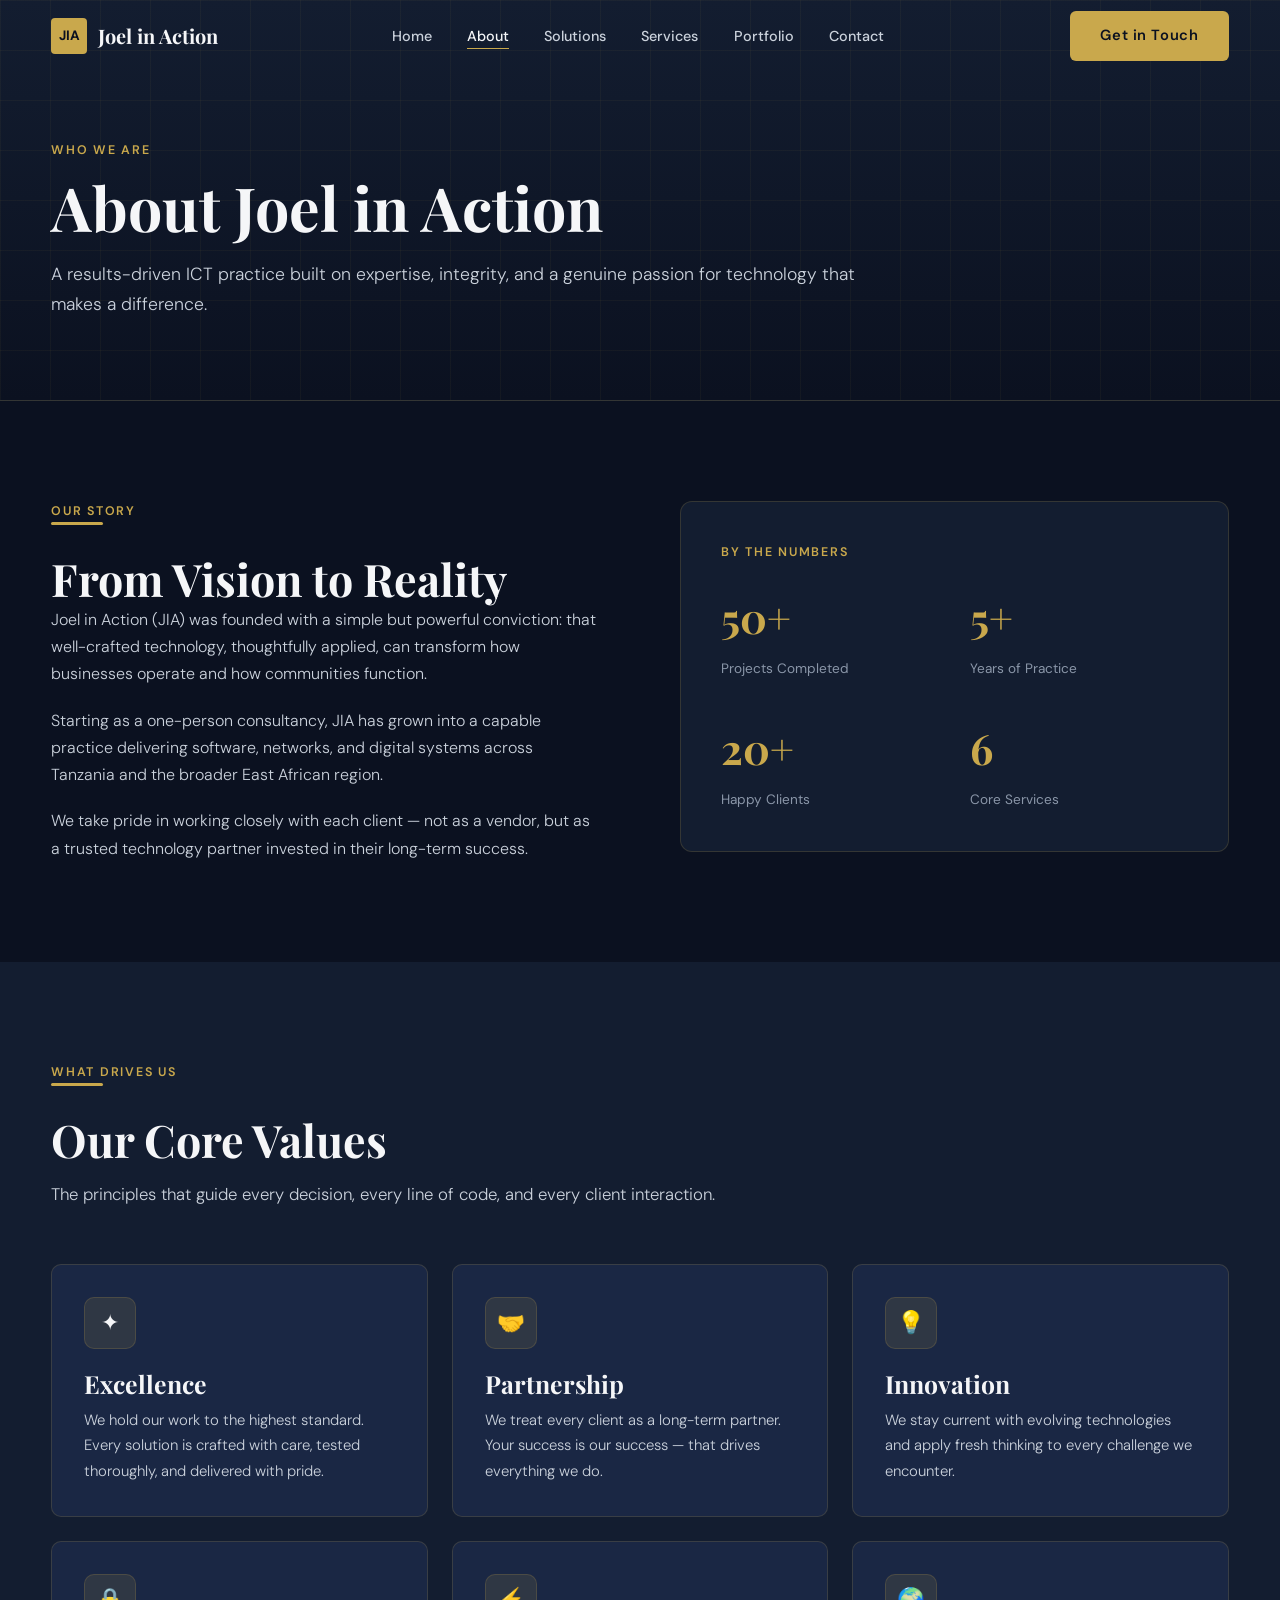
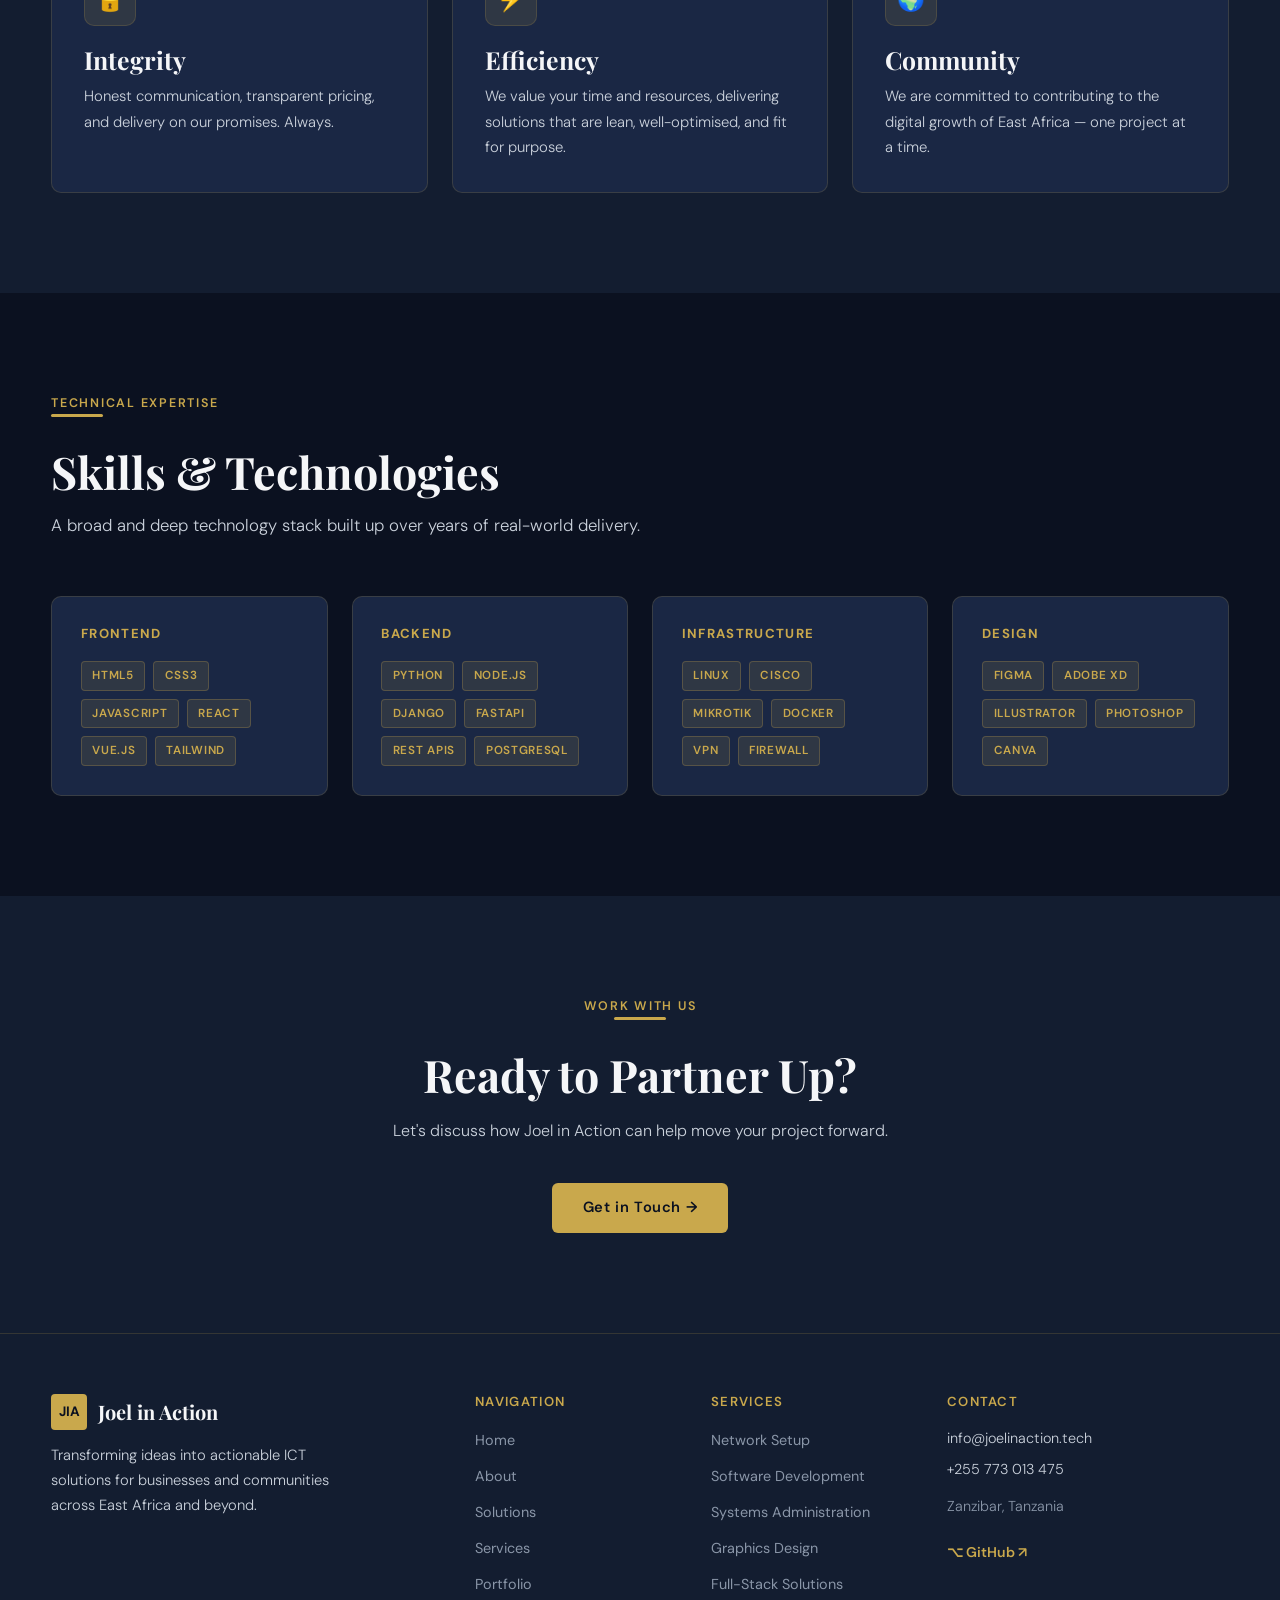
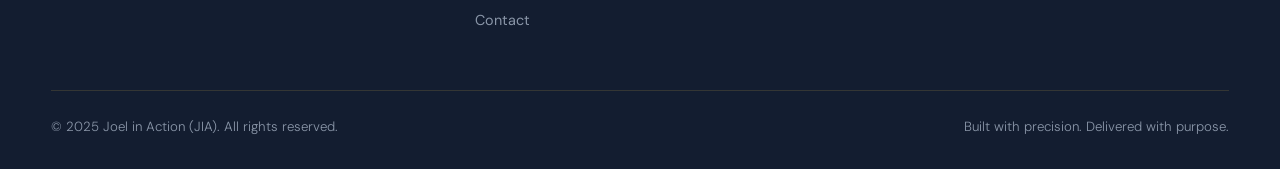
<file: v1/about.html>
<!DOCTYPE html>
<html lang="en">
<head>
  <meta charset="UTF-8" />
  <meta name="viewport" content="width=device-width, initial-scale=1.0" />
  <title>About — Joel in Action (JIA)</title>
  <meta name="description" content="Learn about Joel in Action — who we are, our mission, and the values that drive our work in ICT solutions." />
  <link rel="stylesheet" href="style.css" />
</head>
<body>

<div id="nav-placeholder"></div>

<!-- ══ PAGE HERO ══════════════════════════════════════════════ -->
<section class="page-hero">
  <div class="container">
    <div class="eyebrow">Who We Are</div>
    <h1>About Joel in Action</h1>
    <p>A results-driven ICT practice built on expertise, integrity, and a genuine passion for technology that makes a difference.</p>
  </div>
</section>

<!-- ══ STORY ══════════════════════════════════════════════════ -->
<section class="section">
  <div class="container">
    <div style="display:grid;grid-template-columns:1fr 1fr;gap:5rem;align-items:start">
      <div class="reveal">
        <div class="eyebrow">Our Story</div>
        <div class="gold-rule"></div>
        <h2>From Vision to Reality</h2>
        <p style="margin-bottom:1.2rem">Joel in Action (JIA) was founded with a simple but powerful conviction: that well-crafted technology, thoughtfully applied, can transform how businesses operate and how communities function.</p>
        <p style="margin-bottom:1.2rem">Starting as a one-person consultancy, JIA has grown into a capable practice delivering software, networks, and digital systems across Tanzania and the broader East African region.</p>
        <p>We take pride in working closely with each client — not as a vendor, but as a trusted technology partner invested in their long-term success.</p>
      </div>
      <div class="reveal">
        <div style="background:var(--navy-mid);border:1px solid var(--border);border-radius:12px;padding:2.5rem">
          <div class="eyebrow" style="margin-bottom:1.2rem">By the Numbers</div>
          <div style="display:grid;grid-template-columns:1fr 1fr;gap:2rem">
            <div>
              <div style="font-family:'Playfair Display',serif;font-size:2.6rem;font-weight:700;color:var(--gold)" data-count="50" data-suffix="+">0+</div>
              <div style="font-size:.85rem;color:var(--gray);margin-top:.3rem">Projects Completed</div>
            </div>
            <div>
              <div style="font-family:'Playfair Display',serif;font-size:2.6rem;font-weight:700;color:var(--gold)" data-count="5" data-suffix="+">0+</div>
              <div style="font-size:.85rem;color:var(--gray);margin-top:.3rem">Years of Practice</div>
            </div>
            <div>
              <div style="font-family:'Playfair Display',serif;font-size:2.6rem;font-weight:700;color:var(--gold)" data-count="20" data-suffix="+">0+</div>
              <div style="font-size:.85rem;color:var(--gray);margin-top:.3rem">Happy Clients</div>
            </div>
            <div>
              <div style="font-family:'Playfair Display',serif;font-size:2.6rem;font-weight:700;color:var(--gold)" data-count="6" data-suffix="">0</div>
              <div style="font-size:.85rem;color:var(--gray);margin-top:.3rem">Core Services</div>
            </div>
          </div>
        </div>
      </div>
    </div>
  </div>
</section>

<!-- ══ VALUES ══════════════════════════════════════════════════ -->
<section class="section section--alt">
  <div class="container">
    <div class="section-header reveal">
      <div class="eyebrow">What Drives Us</div>
      <div class="gold-rule"></div>
      <h2>Our Core Values</h2>
      <p>The principles that guide every decision, every line of code, and every client interaction.</p>
    </div>
    <div class="card-grid card-grid--3">
      <div class="card reveal">
        <div class="card__icon">✦</div>
        <h3>Excellence</h3>
        <p>We hold our work to the highest standard. Every solution is crafted with care, tested thoroughly, and delivered with pride.</p>
      </div>
      <div class="card reveal">
        <div class="card__icon">🤝</div>
        <h3>Partnership</h3>
        <p>We treat every client as a long-term partner. Your success is our success — that drives everything we do.</p>
      </div>
      <div class="card reveal">
        <div class="card__icon">💡</div>
        <h3>Innovation</h3>
        <p>We stay current with evolving technologies and apply fresh thinking to every challenge we encounter.</p>
      </div>
      <div class="card reveal">
        <div class="card__icon">🔒</div>
        <h3>Integrity</h3>
        <p>Honest communication, transparent pricing, and delivery on our promises. Always.</p>
      </div>
      <div class="card reveal">
        <div class="card__icon">⚡</div>
        <h3>Efficiency</h3>
        <p>We value your time and resources, delivering solutions that are lean, well-optimised, and fit for purpose.</p>
      </div>
      <div class="card reveal">
        <div class="card__icon">🌍</div>
        <h3>Community</h3>
        <p>We are committed to contributing to the digital growth of East Africa — one project at a time.</p>
      </div>
    </div>
  </div>
</section>

<!-- ══ SKILLS ══════════════════════════════════════════════════ -->
<section class="section">
  <div class="container">
    <div class="section-header reveal">
      <div class="eyebrow">Technical Expertise</div>
      <div class="gold-rule"></div>
      <h2>Skills &amp; Technologies</h2>
      <p>A broad and deep technology stack built up over years of real-world delivery.</p>
    </div>
    <div style="display:grid;grid-template-columns:repeat(auto-fit,minmax(260px,1fr));gap:1.5rem" class="reveal">
      <div style="background:var(--navy-lt);border:1px solid var(--border);border-radius:10px;padding:1.8rem">
        <h4 style="font-family:'DM Sans',sans-serif;color:var(--gold);font-size:.82rem;letter-spacing:.1em;text-transform:uppercase;margin-bottom:1.2rem">Frontend</h4>
        <div style="display:flex;flex-wrap:wrap;gap:.5rem">
          <span class="tag">HTML5</span><span class="tag">CSS3</span><span class="tag">JavaScript</span><span class="tag">React</span><span class="tag">Vue.js</span><span class="tag">Tailwind</span>
        </div>
      </div>
      <div style="background:var(--navy-lt);border:1px solid var(--border);border-radius:10px;padding:1.8rem">
        <h4 style="font-family:'DM Sans',sans-serif;color:var(--gold);font-size:.82rem;letter-spacing:.1em;text-transform:uppercase;margin-bottom:1.2rem">Backend</h4>
        <div style="display:flex;flex-wrap:wrap;gap:.5rem">
          <span class="tag">Python</span><span class="tag">Node.js</span><span class="tag">Django</span><span class="tag">FastAPI</span><span class="tag">REST APIs</span><span class="tag">PostgreSQL</span>
        </div>
      </div>
      <div style="background:var(--navy-lt);border:1px solid var(--border);border-radius:10px;padding:1.8rem">
        <h4 style="font-family:'DM Sans',sans-serif;color:var(--gold);font-size:.82rem;letter-spacing:.1em;text-transform:uppercase;margin-bottom:1.2rem">Infrastructure</h4>
        <div style="display:flex;flex-wrap:wrap;gap:.5rem">
          <span class="tag">Linux</span><span class="tag">Cisco</span><span class="tag">MikroTik</span><span class="tag">Docker</span><span class="tag">VPN</span><span class="tag">Firewall</span>
        </div>
      </div>
      <div style="background:var(--navy-lt);border:1px solid var(--border);border-radius:10px;padding:1.8rem">
        <h4 style="font-family:'DM Sans',sans-serif;color:var(--gold);font-size:.82rem;letter-spacing:.1em;text-transform:uppercase;margin-bottom:1.2rem">Design</h4>
        <div style="display:flex;flex-wrap:wrap;gap:.5rem">
          <span class="tag">Figma</span><span class="tag">Adobe XD</span><span class="tag">Illustrator</span><span class="tag">Photoshop</span><span class="tag">Canva</span>
        </div>
      </div>
    </div>
  </div>
</section>

<!-- ══ CTA ══════════════════════════════════════════════════ -->
<section class="section section--alt">
  <div class="container" style="text-align:center">
    <div class="reveal">
      <div class="eyebrow">Work With Us</div>
      <div class="gold-rule"></div>
      <h2>Ready to Partner Up?</h2>
      <p style="margin:1rem auto 2.4rem">Let's discuss how Joel in Action can help move your project forward.</p>
      <a href="contact.html" class="btn btn--primary">Get in Touch →</a>
    </div>
  </div>
</section>

<div id="footer-placeholder"></div>

<script src="components.js"></script>
<script src="main.js"></script>
</body>
</html>
</file>
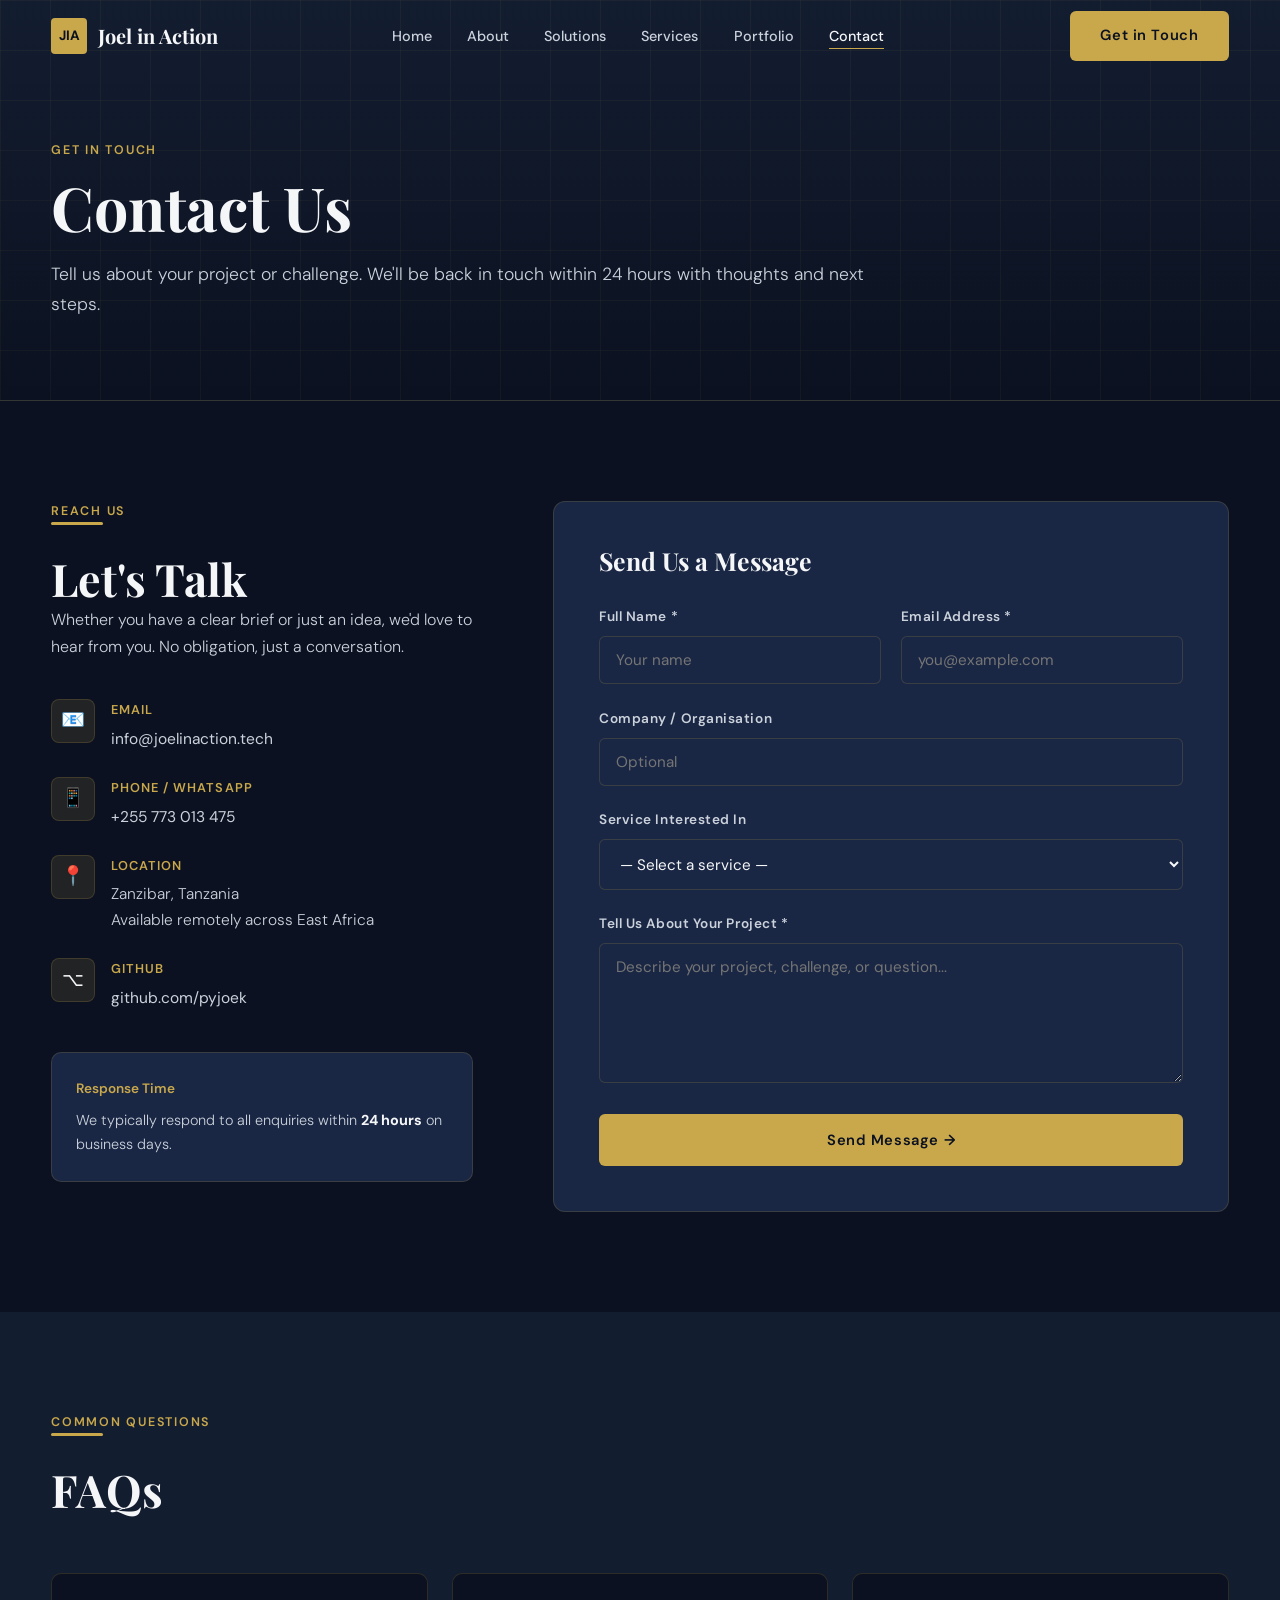
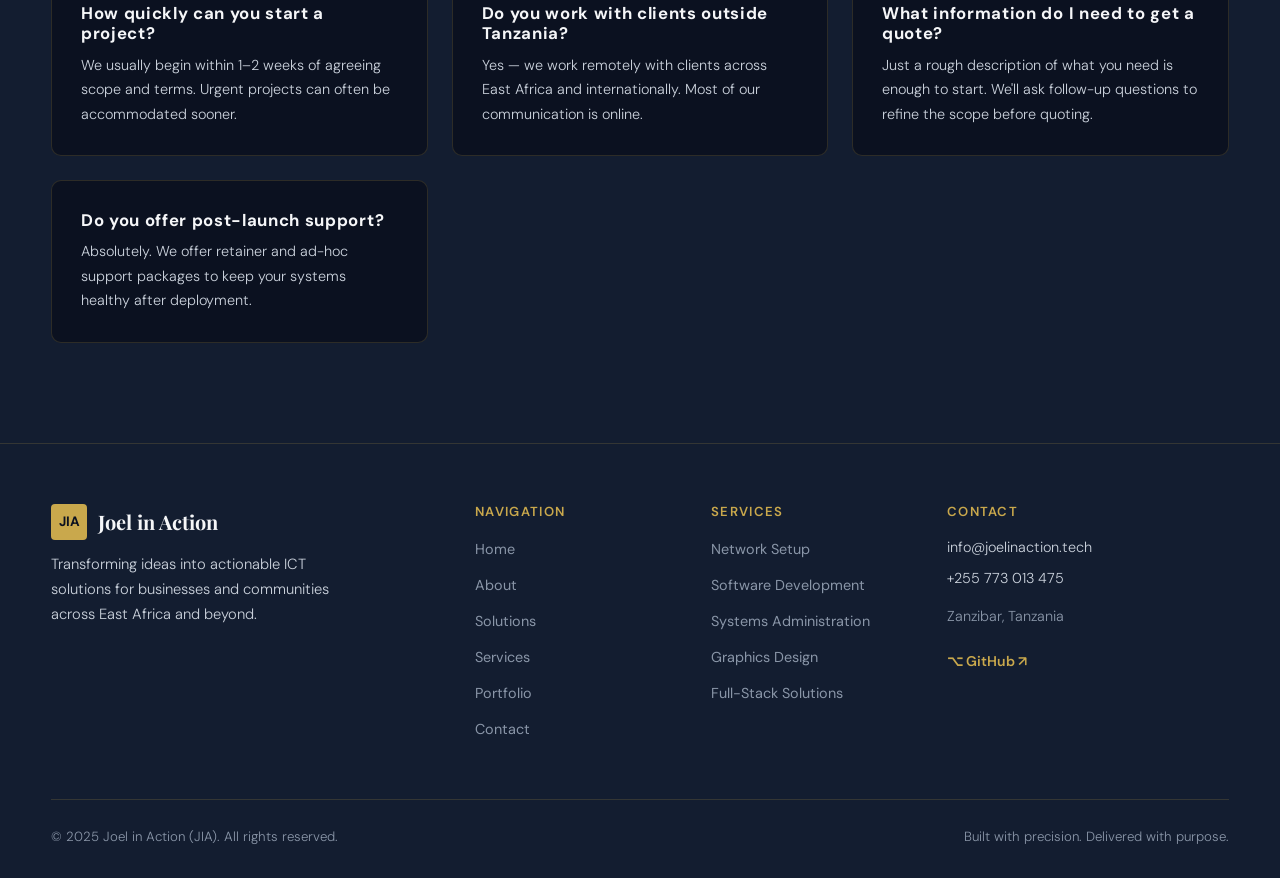
<file: v1/contact.html>
<!DOCTYPE html>
<html lang="en">
<head>
  <meta charset="UTF-8" />
  <meta name="viewport" content="width=device-width, initial-scale=1.0" />
  <title>Contact — Joel in Action (JIA)</title>
  <meta name="description" content="Get in touch with Joel in Action. We're based in Zanzibar, Tanzania and work with clients across East Africa and beyond." />
  <link rel="stylesheet" href="style.css" />
</head>
<body>

<div id="nav-placeholder"></div>

<section class="page-hero">
  <div class="container">
    <div class="eyebrow">Get In Touch</div>
    <h1>Contact Us</h1>
    <p>Tell us about your project or challenge. We'll be back in touch within 24 hours with thoughts and next steps.</p>
  </div>
</section>

<!-- ══ CONTACT ══════════════════════════════════════════════ -->
<section class="section">
  <div class="container">
    <div style="display:grid;grid-template-columns:1fr 1.6fr;gap:5rem;align-items:start">

      <!-- Contact info -->
      <div class="reveal">
        <div class="eyebrow">Reach Us</div>
        <div class="gold-rule"></div>
        <h2>Let's Talk</h2>
        <p style="margin-bottom:2.4rem">Whether you have a clear brief or just an idea, we'd love to hear from you. No obligation, just a conversation.</p>

        <div style="display:flex;flex-direction:column;gap:1.5rem">
          <div style="display:flex;align-items:flex-start;gap:1rem">
            <div style="width:44px;height:44px;border-radius:8px;background:rgba(201,168,76,.12);border:1px solid var(--border);display:flex;align-items:center;justify-content:center;font-size:1.2rem;flex-shrink:0">📧</div>
            <div>
              <div style="font-size:.8rem;font-weight:600;letter-spacing:.08em;text-transform:uppercase;color:var(--gold);margin-bottom:.3rem">Email</div>
              <a href="mailto:info@joelinaction.tech" style="color:var(--gray-lt);font-size:.97rem;transition:color .22s" onmouseover="this.style.color='var(--gold)'" onmouseout="this.style.color='var(--gray-lt)'">info@joelinaction.tech</a>
            </div>
          </div>
          <div style="display:flex;align-items:flex-start;gap:1rem">
            <div style="width:44px;height:44px;border-radius:8px;background:rgba(201,168,76,.12);border:1px solid var(--border);display:flex;align-items:center;justify-content:center;font-size:1.2rem;flex-shrink:0">📱</div>
            <div>
              <div style="font-size:.8rem;font-weight:600;letter-spacing:.08em;text-transform:uppercase;color:var(--gold);margin-bottom:.3rem">Phone / WhatsApp</div>
              <a href="tel:+255773013475" style="color:var(--gray-lt);font-size:.97rem;transition:color .22s" onmouseover="this.style.color='var(--gold)'" onmouseout="this.style.color='var(--gray-lt)'">+255 773 013 475</a>
            </div>
          </div>
          <div style="display:flex;align-items:flex-start;gap:1rem">
            <div style="width:44px;height:44px;border-radius:8px;background:rgba(201,168,76,.12);border:1px solid var(--border);display:flex;align-items:center;justify-content:center;font-size:1.2rem;flex-shrink:0">📍</div>
            <div>
              <div style="font-size:.8rem;font-weight:600;letter-spacing:.08em;text-transform:uppercase;color:var(--gold);margin-bottom:.3rem">Location</div>
              <p style="color:var(--gray-lt);font-size:.97rem;max-width:99ch">Zanzibar, Tanzania<br>Available remotely across East Africa</p>
            </div>
          </div>
          <div style="display:flex;align-items:flex-start;gap:1rem">
            <div style="width:44px;height:44px;border-radius:8px;background:rgba(201,168,76,.12);border:1px solid var(--border);display:flex;align-items:center;justify-content:center;font-size:1.2rem;flex-shrink:0">⌥</div>
            <div>
              <div style="font-size:.8rem;font-weight:600;letter-spacing:.08em;text-transform:uppercase;color:var(--gold);margin-bottom:.3rem">GitHub</div>
              <a href="https://github.com/pyjoek" target="_blank" style="color:var(--gray-lt);font-size:.97rem;transition:color .22s" onmouseover="this.style.color='var(--gold)'" onmouseout="this.style.color='var(--gray-lt)'">github.com/pyjoek</a>
            </div>
          </div>
        </div>

        <div style="margin-top:2.5rem;padding:1.5rem;background:var(--navy-lt);border:1px solid var(--border);border-radius:10px">
          <div style="font-size:.85rem;font-weight:600;color:var(--gold);margin-bottom:.5rem">Response Time</div>
          <p style="font-size:.9rem">We typically respond to all enquiries within <strong style="color:var(--white)">24 hours</strong> on business days.</p>
        </div>
      </div>

      <!-- Form -->
      <div class="reveal">
        <div style="background:var(--navy-lt);border:1px solid var(--border);border-radius:12px;padding:2.8rem">
          <h3 style="margin-bottom:1.8rem">Send Us a Message</h3>
          <form class="contact-form">
            <div class="form-grid">
              <div class="form-group">
                <label for="name">Full Name *</label>
                <input type="text" id="name" placeholder="Your name" required />
              </div>
              <div class="form-group">
                <label for="email">Email Address *</label>
                <input type="email" id="email" placeholder="you@example.com" required />
              </div>
            </div>
            <div class="form-group">
              <label for="company">Company / Organisation</label>
              <input type="text" id="company" placeholder="Optional" />
            </div>
            <div class="form-group">
              <label for="service">Service Interested In</label>
              <select id="service">
                <option value="">— Select a service —</option>
                <option>Software Development</option>
                <option>Network Setup &amp; Management</option>
                <option>Systems Administration</option>
                <option>Digital Systems</option>
                <option>Graphics Design</option>
                <option>ICT Security</option>
                <option>General Enquiry</option>
              </select>
            </div>
            <div class="form-group">
              <label for="message">Tell Us About Your Project *</label>
              <textarea id="message" placeholder="Describe your project, challenge, or question..." required></textarea>
            </div>
            <button type="submit" class="btn btn--primary" style="width:100%;justify-content:center;padding:1rem">Send Message →</button>
          </form>
        </div>
      </div>
    </div>
  </div>
</section>

<!-- ══ FAQ ══════════════════════════════════════════════════ -->
<section class="section section--alt">
  <div class="container">
    <div class="section-header reveal">
      <div class="eyebrow">Common Questions</div>
      <div class="gold-rule"></div>
      <h2>FAQs</h2>
    </div>
    <div style="display:grid;grid-template-columns:repeat(auto-fit,minmax(320px,1fr));gap:1.5rem" class="reveal">
      <div style="background:var(--navy);border:1px solid var(--border);border-radius:10px;padding:1.8rem">
        <h4 style="font-family:'DM Sans',sans-serif;margin-bottom:.6rem">How quickly can you start a project?</h4>
        <p style="font-size:.9rem">We usually begin within 1–2 weeks of agreeing scope and terms. Urgent projects can often be accommodated sooner.</p>
      </div>
      <div style="background:var(--navy);border:1px solid var(--border);border-radius:10px;padding:1.8rem">
        <h4 style="font-family:'DM Sans',sans-serif;margin-bottom:.6rem">Do you work with clients outside Tanzania?</h4>
        <p style="font-size:.9rem">Yes — we work remotely with clients across East Africa and internationally. Most of our communication is online.</p>
      </div>
      <div style="background:var(--navy);border:1px solid var(--border);border-radius:10px;padding:1.8rem">
        <h4 style="font-family:'DM Sans',sans-serif;margin-bottom:.6rem">What information do I need to get a quote?</h4>
        <p style="font-size:.9rem">Just a rough description of what you need is enough to start. We'll ask follow-up questions to refine the scope before quoting.</p>
      </div>
      <div style="background:var(--navy);border:1px solid var(--border);border-radius:10px;padding:1.8rem">
        <h4 style="font-family:'DM Sans',sans-serif;margin-bottom:.6rem">Do you offer post-launch support?</h4>
        <p style="font-size:.9rem">Absolutely. We offer retainer and ad-hoc support packages to keep your systems healthy after deployment.</p>
      </div>
    </div>
  </div>
</section>

<div id="footer-placeholder"></div>

<script src="components.js"></script>
<script src="main.js"></script>
</body>
</html>
</file>
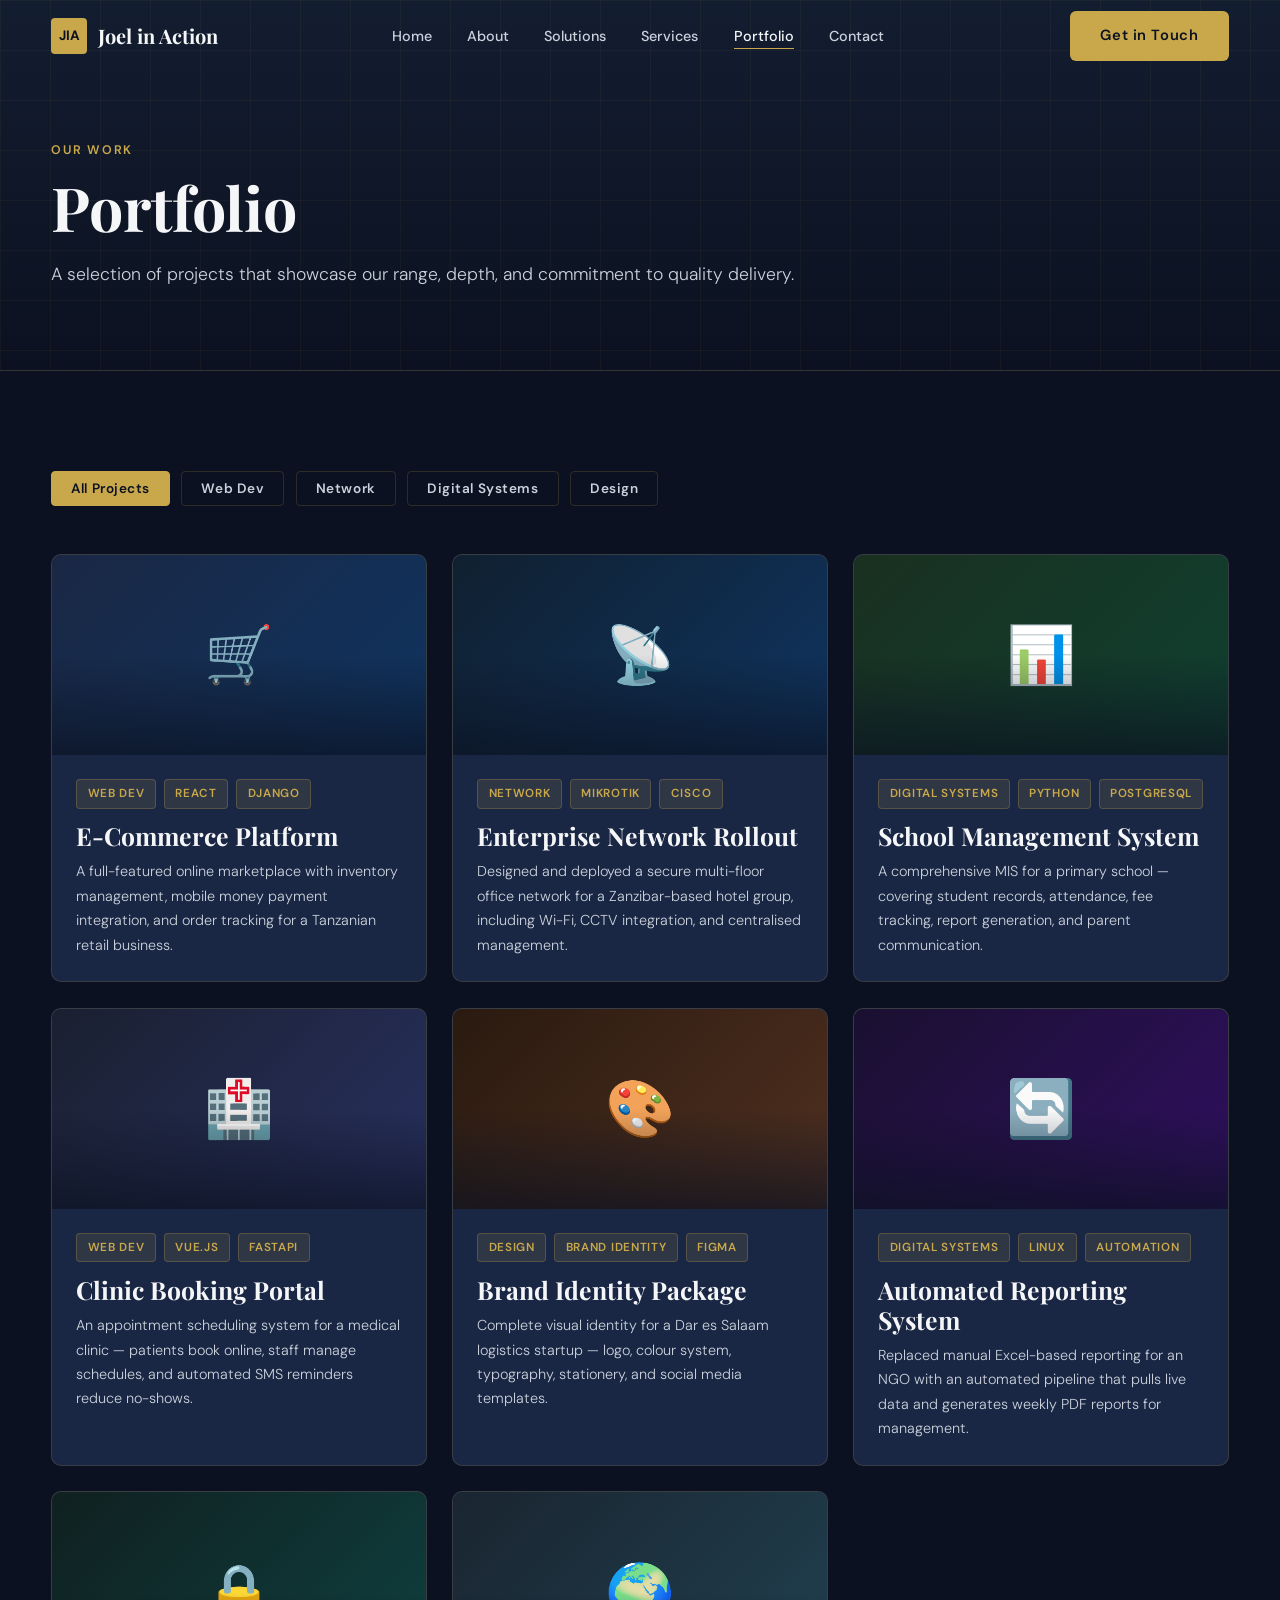
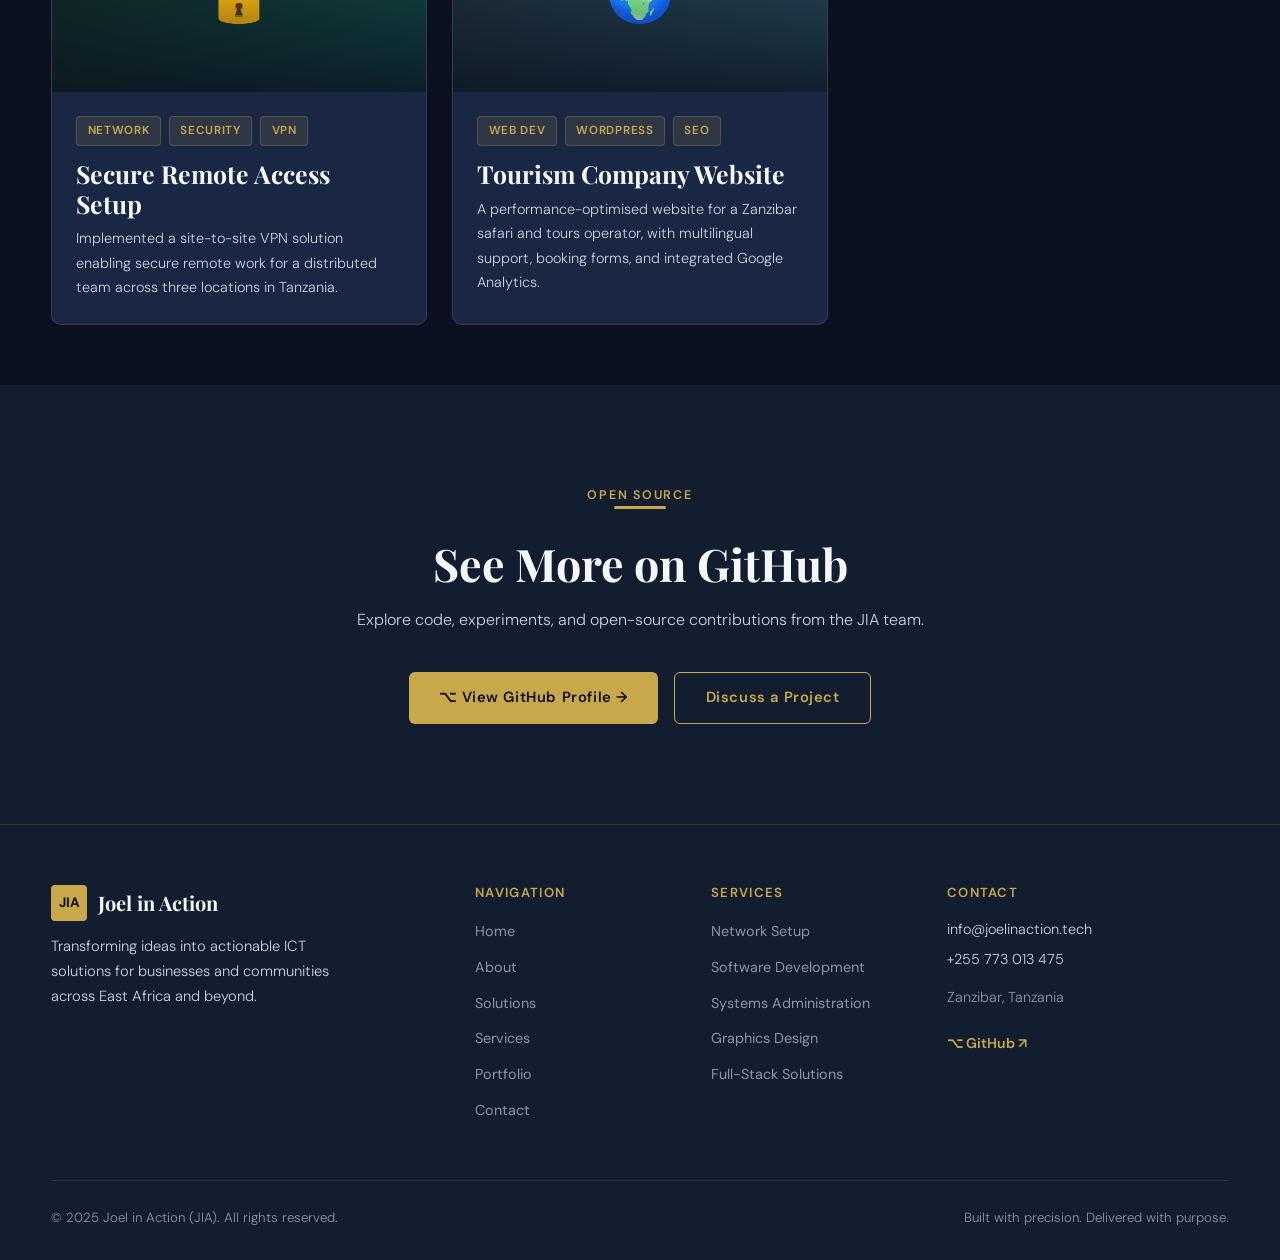
<file: v1/portfolio.html>
<!DOCTYPE html>
<html lang="en">
<head>
  <meta charset="UTF-8" />
  <meta name="viewport" content="width=device-width, initial-scale=1.0" />
  <title>Portfolio — Joel in Action (JIA)</title>
  <meta name="description" content="Browse Joel in Action's portfolio of software development, network, and digital systems projects." />
  <link rel="stylesheet" href="style.css" />
</head>
<body>

<div id="nav-placeholder"></div>

<section class="page-hero">
  <div class="container">
    <div class="eyebrow">Our Work</div>
    <h1>Portfolio</h1>
    <p>A selection of projects that showcase our range, depth, and commitment to quality delivery.</p>
  </div>
</section>

<!-- ══ FILTER ══════════════════════════════════════════════ -->
<section class="section" style="padding-bottom:0">
  <div class="container">
    <div style="display:flex;gap:.7rem;flex-wrap:wrap;margin-bottom:3rem" id="filters">
      <button class="filter-btn active" data-filter="all">All Projects</button>
      <button class="filter-btn" data-filter="web">Web Dev</button>
      <button class="filter-btn" data-filter="network">Network</button>
      <button class="filter-btn" data-filter="systems">Digital Systems</button>
      <button class="filter-btn" data-filter="design">Design</button>
    </div>

    <style>
      .filter-btn {
        padding: .5rem 1.2rem;
        border-radius: 4px;
        border: 1.5px solid var(--border);
        background: transparent;
        color: var(--gray-lt);
        font-family: 'DM Sans', sans-serif;
        font-size: .85rem;
        font-weight: 600;
        letter-spacing: .04em;
        cursor: pointer;
        transition: all .22s ease;
      }
      .filter-btn:hover { border-color: var(--gold); color: var(--gold); }
      .filter-btn.active { background: var(--gold); color: var(--navy); border-color: var(--gold); }
      .portfolio-item { transition: opacity .3s, transform .3s; }
      .portfolio-item.hidden { opacity: 0; pointer-events: none; transform: scale(.96); display: none; }
    </style>

    <!-- ══ PORTFOLIO ITEMS ══ -->
    <div class="portfolio-grid" id="portfolio-grid">

      <div class="portfolio-card reveal portfolio-item" data-cat="web">
        <div class="portfolio-card__thumb" style="background:linear-gradient(135deg,#1a2744,#0f3460)">🛒</div>
        <div class="portfolio-card__body">
          <div class="portfolio-card__tags">
            <span class="tag">Web Dev</span>
            <span class="tag">React</span>
            <span class="tag">Django</span>
          </div>
          <h3>E-Commerce Platform</h3>
          <p>A full-featured online marketplace with inventory management, mobile money payment integration, and order tracking for a Tanzanian retail business.</p>
        </div>
      </div>

      <div class="portfolio-card reveal portfolio-item" data-cat="network">
        <div class="portfolio-card__thumb" style="background:linear-gradient(135deg,#102030,#0f3460)">📡</div>
        <div class="portfolio-card__body">
          <div class="portfolio-card__tags">
            <span class="tag">Network</span>
            <span class="tag">MikroTik</span>
            <span class="tag">Cisco</span>
          </div>
          <h3>Enterprise Network Rollout</h3>
          <p>Designed and deployed a secure multi-floor office network for a Zanzibar-based hotel group, including Wi-Fi, CCTV integration, and centralised management.</p>
        </div>
      </div>

      <div class="portfolio-card reveal portfolio-item" data-cat="systems">
        <div class="portfolio-card__thumb" style="background:linear-gradient(135deg,#1a3020,#0f4030)">📊</div>
        <div class="portfolio-card__body">
          <div class="portfolio-card__tags">
            <span class="tag">Digital Systems</span>
            <span class="tag">Python</span>
            <span class="tag">PostgreSQL</span>
          </div>
          <h3>School Management System</h3>
          <p>A comprehensive MIS for a primary school — covering student records, attendance, fee tracking, report generation, and parent communication.</p>
        </div>
      </div>

      <div class="portfolio-card reveal portfolio-item" data-cat="web">
        <div class="portfolio-card__thumb" style="background:linear-gradient(135deg,#1a2030,#283060)">🏥</div>
        <div class="portfolio-card__body">
          <div class="portfolio-card__tags">
            <span class="tag">Web Dev</span>
            <span class="tag">Vue.js</span>
            <span class="tag">FastAPI</span>
          </div>
          <h3>Clinic Booking Portal</h3>
          <p>An appointment scheduling system for a medical clinic — patients book online, staff manage schedules, and automated SMS reminders reduce no-shows.</p>
        </div>
      </div>

      <div class="portfolio-card reveal portfolio-item" data-cat="design">
        <div class="portfolio-card__thumb" style="background:linear-gradient(135deg,#2a1a10,#503020)">🎨</div>
        <div class="portfolio-card__body">
          <div class="portfolio-card__tags">
            <span class="tag">Design</span>
            <span class="tag">Brand Identity</span>
            <span class="tag">Figma</span>
          </div>
          <h3>Brand Identity Package</h3>
          <p>Complete visual identity for a Dar es Salaam logistics startup — logo, colour system, typography, stationery, and social media templates.</p>
        </div>
      </div>

      <div class="portfolio-card reveal portfolio-item" data-cat="systems">
        <div class="portfolio-card__thumb" style="background:linear-gradient(135deg,#1a1030,#300f60)">🔄</div>
        <div class="portfolio-card__body">
          <div class="portfolio-card__tags">
            <span class="tag">Digital Systems</span>
            <span class="tag">Linux</span>
            <span class="tag">Automation</span>
          </div>
          <h3>Automated Reporting System</h3>
          <p>Replaced manual Excel-based reporting for an NGO with an automated pipeline that pulls live data and generates weekly PDF reports for management.</p>
        </div>
      </div>

      <div class="portfolio-card reveal portfolio-item" data-cat="network">
        <div class="portfolio-card__thumb" style="background:linear-gradient(135deg,#102020,#0f4040)">🔒</div>
        <div class="portfolio-card__body">
          <div class="portfolio-card__tags">
            <span class="tag">Network</span>
            <span class="tag">Security</span>
            <span class="tag">VPN</span>
          </div>
          <h3>Secure Remote Access Setup</h3>
          <p>Implemented a site-to-site VPN solution enabling secure remote work for a distributed team across three locations in Tanzania.</p>
        </div>
      </div>

      <div class="portfolio-card reveal portfolio-item" data-cat="web">
        <div class="portfolio-card__thumb" style="background:linear-gradient(135deg,#1a2530,#204050)">🌍</div>
        <div class="portfolio-card__body">
          <div class="portfolio-card__tags">
            <span class="tag">Web Dev</span>
            <span class="tag">WordPress</span>
            <span class="tag">SEO</span>
          </div>
          <h3>Tourism Company Website</h3>
          <p>A performance-optimised website for a Zanzibar safari and tours operator, with multilingual support, booking forms, and integrated Google Analytics.</p>
        </div>
      </div>

    </div>
  </div>
</section>

<!-- ══ GITHUB CTA ══════════════════════════════════════════ -->
<section class="section section--alt" style="margin-top:60px">
  <div class="container" style="text-align:center">
    <div class="reveal">
      <div class="eyebrow">Open Source</div>
      <div class="gold-rule"></div>
      <h2>See More on GitHub</h2>
      <p style="margin:1rem auto 2.4rem">Explore code, experiments, and open-source contributions from the JIA team.</p>
      <div style="display:flex;gap:1rem;justify-content:center;flex-wrap:wrap">
        <a href="https://github.com/pyjoek" target="_blank" class="btn btn--primary">⌥ View GitHub Profile →</a>
        <a href="contact.html" class="btn btn--outline">Discuss a Project</a>
      </div>
    </div>
  </div>
</section>

<div id="footer-placeholder"></div>

<script src="components.js"></script>
<script src="main.js"></script>
<script>
  // Portfolio filter
  document.addEventListener('DOMContentLoaded', () => {
    const btns = document.querySelectorAll('.filter-btn');
    const items = document.querySelectorAll('.portfolio-item');
    btns.forEach(btn => {
      btn.addEventListener('click', () => {
        btns.forEach(b => b.classList.remove('active'));
        btn.classList.add('active');
        const filter = btn.dataset.filter;
        items.forEach(item => {
          const match = filter === 'all' || item.dataset.cat === filter;
          item.classList.toggle('hidden', !match);
        });
      });
    });
  });
</script>
</body>
</html>
</file>
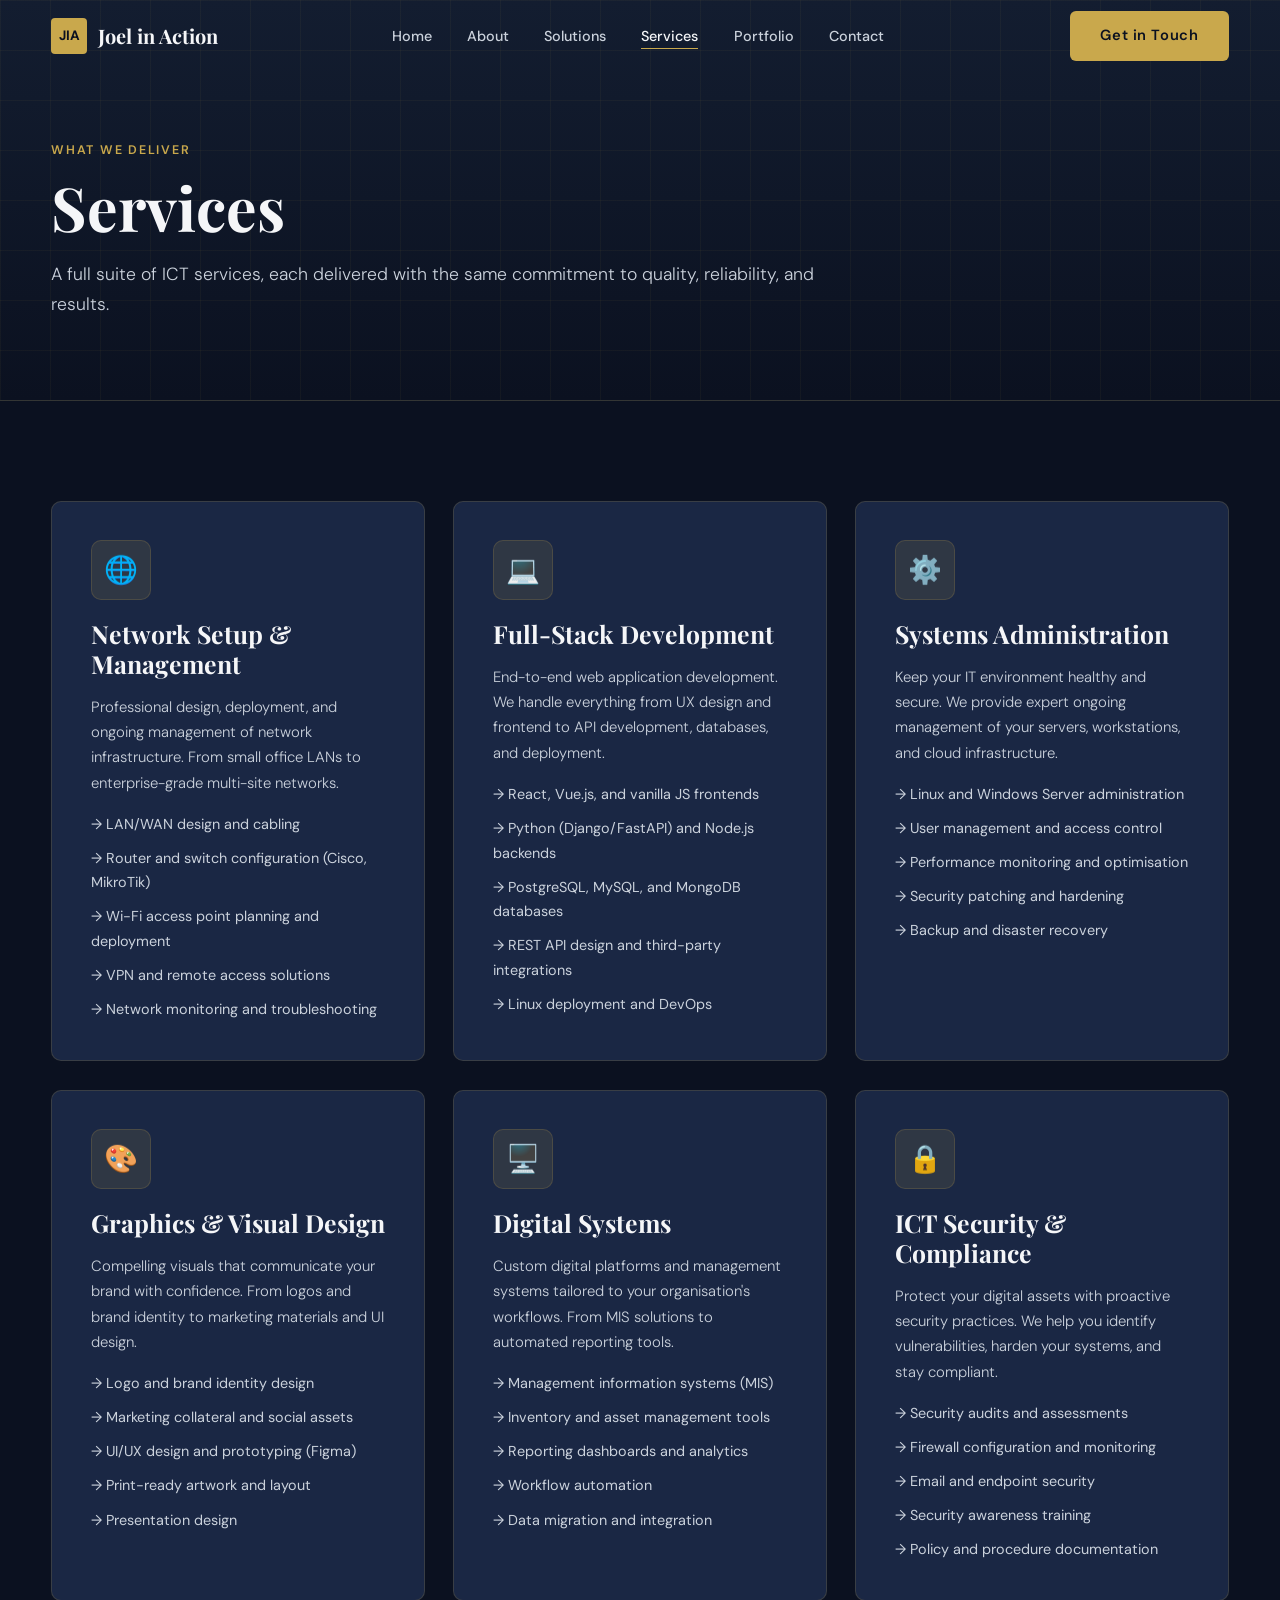
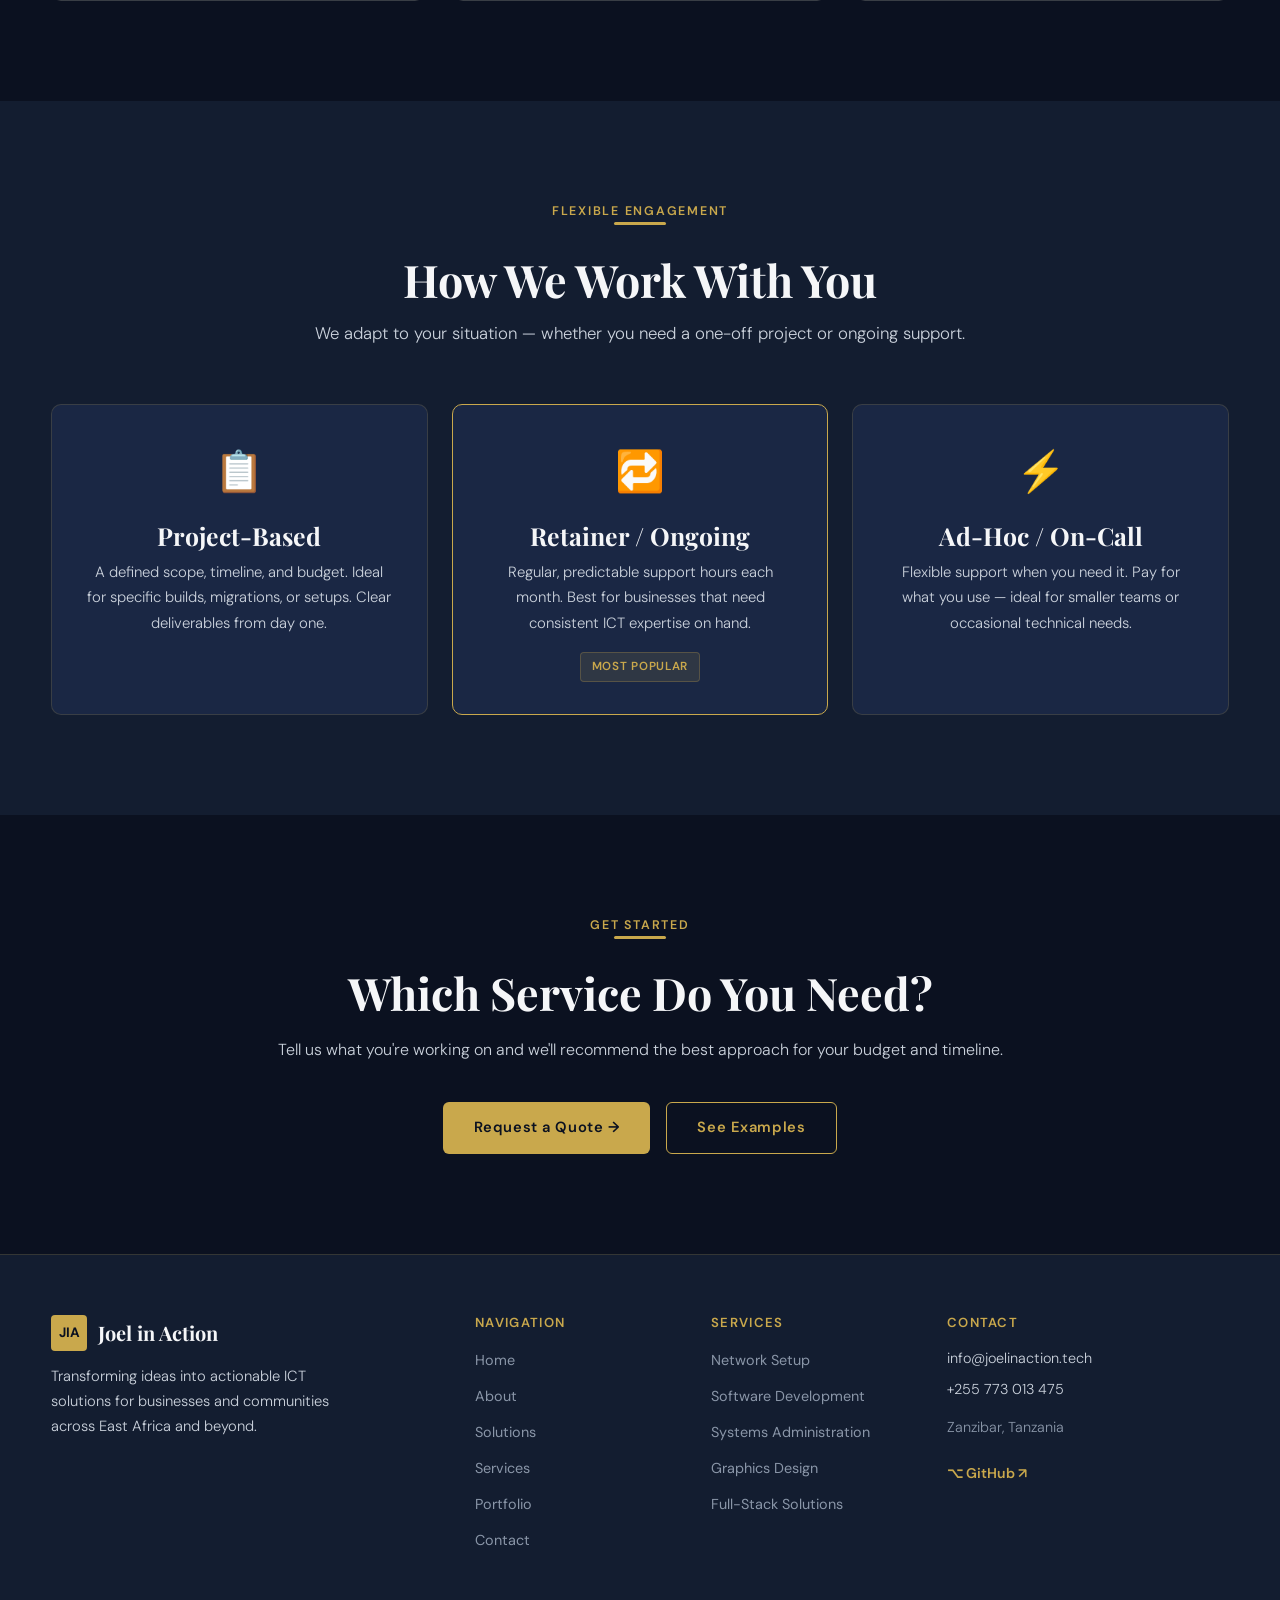
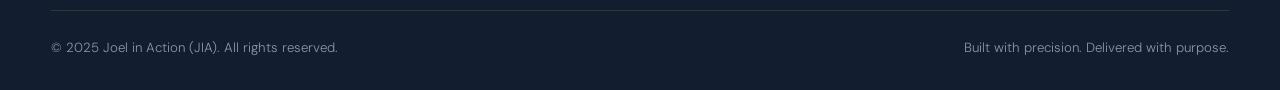
<file: v1/services.html>
<!DOCTYPE html>
<html lang="en">
<head>
  <meta charset="UTF-8" />
  <meta name="viewport" content="width=device-width, initial-scale=1.0" />
  <title>Services — Joel in Action (JIA)</title>
  <meta name="description" content="Full range of ICT services from Joel in Action — network setup, full-stack development, systems admin, and graphics design." />
  <link rel="stylesheet" href="style.css" />
</head>
<body>

<div id="nav-placeholder"></div>

<section class="page-hero">
  <div class="container">
    <div class="eyebrow">What We Deliver</div>
    <h1>Services</h1>
    <p>A full suite of ICT services, each delivered with the same commitment to quality, reliability, and results.</p>
  </div>
</section>

<!-- ══ SERVICES GRID ══════════════════════════════════════════ -->
<section class="section">
  <div class="container">
    <div style="display:grid;grid-template-columns:repeat(auto-fit,minmax(340px,1fr));gap:1.8rem">

      <div class="card reveal" style="padding:2.4rem">
        <div class="card__icon" style="width:60px;height:60px;font-size:1.7rem">🌐</div>
        <h3>Network Setup &amp; Management</h3>
        <p style="margin:1rem 0">Professional design, deployment, and ongoing management of network infrastructure. From small office LANs to enterprise-grade multi-site networks.</p>
        <ul style="list-style:none;display:flex;flex-direction:column;gap:.6rem;font-size:.9rem;color:var(--gray-lt)">
          <li>→ LAN/WAN design and cabling</li>
          <li>→ Router and switch configuration (Cisco, MikroTik)</li>
          <li>→ Wi-Fi access point planning and deployment</li>
          <li>→ VPN and remote access solutions</li>
          <li>→ Network monitoring and troubleshooting</li>
        </ul>
      </div>

      <div class="card reveal" style="padding:2.4rem">
        <div class="card__icon" style="width:60px;height:60px;font-size:1.7rem">💻</div>
        <h3>Full-Stack Development</h3>
        <p style="margin:1rem 0">End-to-end web application development. We handle everything from UX design and frontend to API development, databases, and deployment.</p>
        <ul style="list-style:none;display:flex;flex-direction:column;gap:.6rem;font-size:.9rem;color:var(--gray-lt)">
          <li>→ React, Vue.js, and vanilla JS frontends</li>
          <li>→ Python (Django/FastAPI) and Node.js backends</li>
          <li>→ PostgreSQL, MySQL, and MongoDB databases</li>
          <li>→ REST API design and third-party integrations</li>
          <li>→ Linux deployment and DevOps</li>
        </ul>
      </div>

      <div class="card reveal" style="padding:2.4rem">
        <div class="card__icon" style="width:60px;height:60px;font-size:1.7rem">⚙️</div>
        <h3>Systems Administration</h3>
        <p style="margin:1rem 0">Keep your IT environment healthy and secure. We provide expert ongoing management of your servers, workstations, and cloud infrastructure.</p>
        <ul style="list-style:none;display:flex;flex-direction:column;gap:.6rem;font-size:.9rem;color:var(--gray-lt)">
          <li>→ Linux and Windows Server administration</li>
          <li>→ User management and access control</li>
          <li>→ Performance monitoring and optimisation</li>
          <li>→ Security patching and hardening</li>
          <li>→ Backup and disaster recovery</li>
        </ul>
      </div>

      <div class="card reveal" style="padding:2.4rem">
        <div class="card__icon" style="width:60px;height:60px;font-size:1.7rem">🎨</div>
        <h3>Graphics &amp; Visual Design</h3>
        <p style="margin:1rem 0">Compelling visuals that communicate your brand with confidence. From logos and brand identity to marketing materials and UI design.</p>
        <ul style="list-style:none;display:flex;flex-direction:column;gap:.6rem;font-size:.9rem;color:var(--gray-lt)">
          <li>→ Logo and brand identity design</li>
          <li>→ Marketing collateral and social assets</li>
          <li>→ UI/UX design and prototyping (Figma)</li>
          <li>→ Print-ready artwork and layout</li>
          <li>→ Presentation design</li>
        </ul>
      </div>

      <div class="card reveal" style="padding:2.4rem">
        <div class="card__icon" style="width:60px;height:60px;font-size:1.7rem">🖥️</div>
        <h3>Digital Systems</h3>
        <p style="margin:1rem 0">Custom digital platforms and management systems tailored to your organisation's workflows. From MIS solutions to automated reporting tools.</p>
        <ul style="list-style:none;display:flex;flex-direction:column;gap:.6rem;font-size:.9rem;color:var(--gray-lt)">
          <li>→ Management information systems (MIS)</li>
          <li>→ Inventory and asset management tools</li>
          <li>→ Reporting dashboards and analytics</li>
          <li>→ Workflow automation</li>
          <li>→ Data migration and integration</li>
        </ul>
      </div>

      <div class="card reveal" style="padding:2.4rem">
        <div class="card__icon" style="width:60px;height:60px;font-size:1.7rem">🔒</div>
        <h3>ICT Security &amp; Compliance</h3>
        <p style="margin:1rem 0">Protect your digital assets with proactive security practices. We help you identify vulnerabilities, harden your systems, and stay compliant.</p>
        <ul style="list-style:none;display:flex;flex-direction:column;gap:.6rem;font-size:.9rem;color:var(--gray-lt)">
          <li>→ Security audits and assessments</li>
          <li>→ Firewall configuration and monitoring</li>
          <li>→ Email and endpoint security</li>
          <li>→ Security awareness training</li>
          <li>→ Policy and procedure documentation</li>
        </ul>
      </div>

    </div>
  </div>
</section>

<!-- ══ ENGAGEMENT MODELS ══════════════════════════════════════ -->
<section class="section section--alt">
  <div class="container">
    <div class="section-header reveal" style="text-align:center;margin-inline:auto">
      <div class="eyebrow">Flexible Engagement</div>
      <div class="gold-rule"></div>
      <h2>How We Work With You</h2>
      <p style="margin-inline:auto">We adapt to your situation — whether you need a one-off project or ongoing support.</p>
    </div>
    <div class="card-grid card-grid--3 reveal">
      <div class="card" style="text-align:center">
        <div style="font-size:2.5rem;margin-bottom:1rem">📋</div>
        <h3>Project-Based</h3>
        <p>A defined scope, timeline, and budget. Ideal for specific builds, migrations, or setups. Clear deliverables from day one.</p>
      </div>
      <div class="card" style="text-align:center;border-color:var(--gold)">
        <div style="font-size:2.5rem;margin-bottom:1rem">🔁</div>
        <h3>Retainer / Ongoing</h3>
        <p>Regular, predictable support hours each month. Best for businesses that need consistent ICT expertise on hand.</p>
        <span class="tag" style="margin-top:1rem;display:inline-block">Most Popular</span>
      </div>
      <div class="card" style="text-align:center">
        <div style="font-size:2.5rem;margin-bottom:1rem">⚡</div>
        <h3>Ad-Hoc / On-Call</h3>
        <p>Flexible support when you need it. Pay for what you use — ideal for smaller teams or occasional technical needs.</p>
      </div>
    </div>
  </div>
</section>

<!-- ══ CTA ══════════════════════════════════════════════════ -->
<section class="section">
  <div class="container" style="text-align:center">
    <div class="reveal">
      <div class="eyebrow">Get Started</div>
      <div class="gold-rule"></div>
      <h2>Which Service Do You Need?</h2>
      <p style="margin:1rem auto 2.4rem">Tell us what you're working on and we'll recommend the best approach for your budget and timeline.</p>
      <div style="display:flex;gap:1rem;justify-content:center;flex-wrap:wrap">
        <a href="contact.html" class="btn btn--primary">Request a Quote →</a>
        <a href="portfolio.html" class="btn btn--outline">See Examples</a>
      </div>
    </div>
  </div>
</section>

<div id="footer-placeholder"></div>

<script src="components.js"></script>
<script src="main.js"></script>
</body>
</html>
</file>
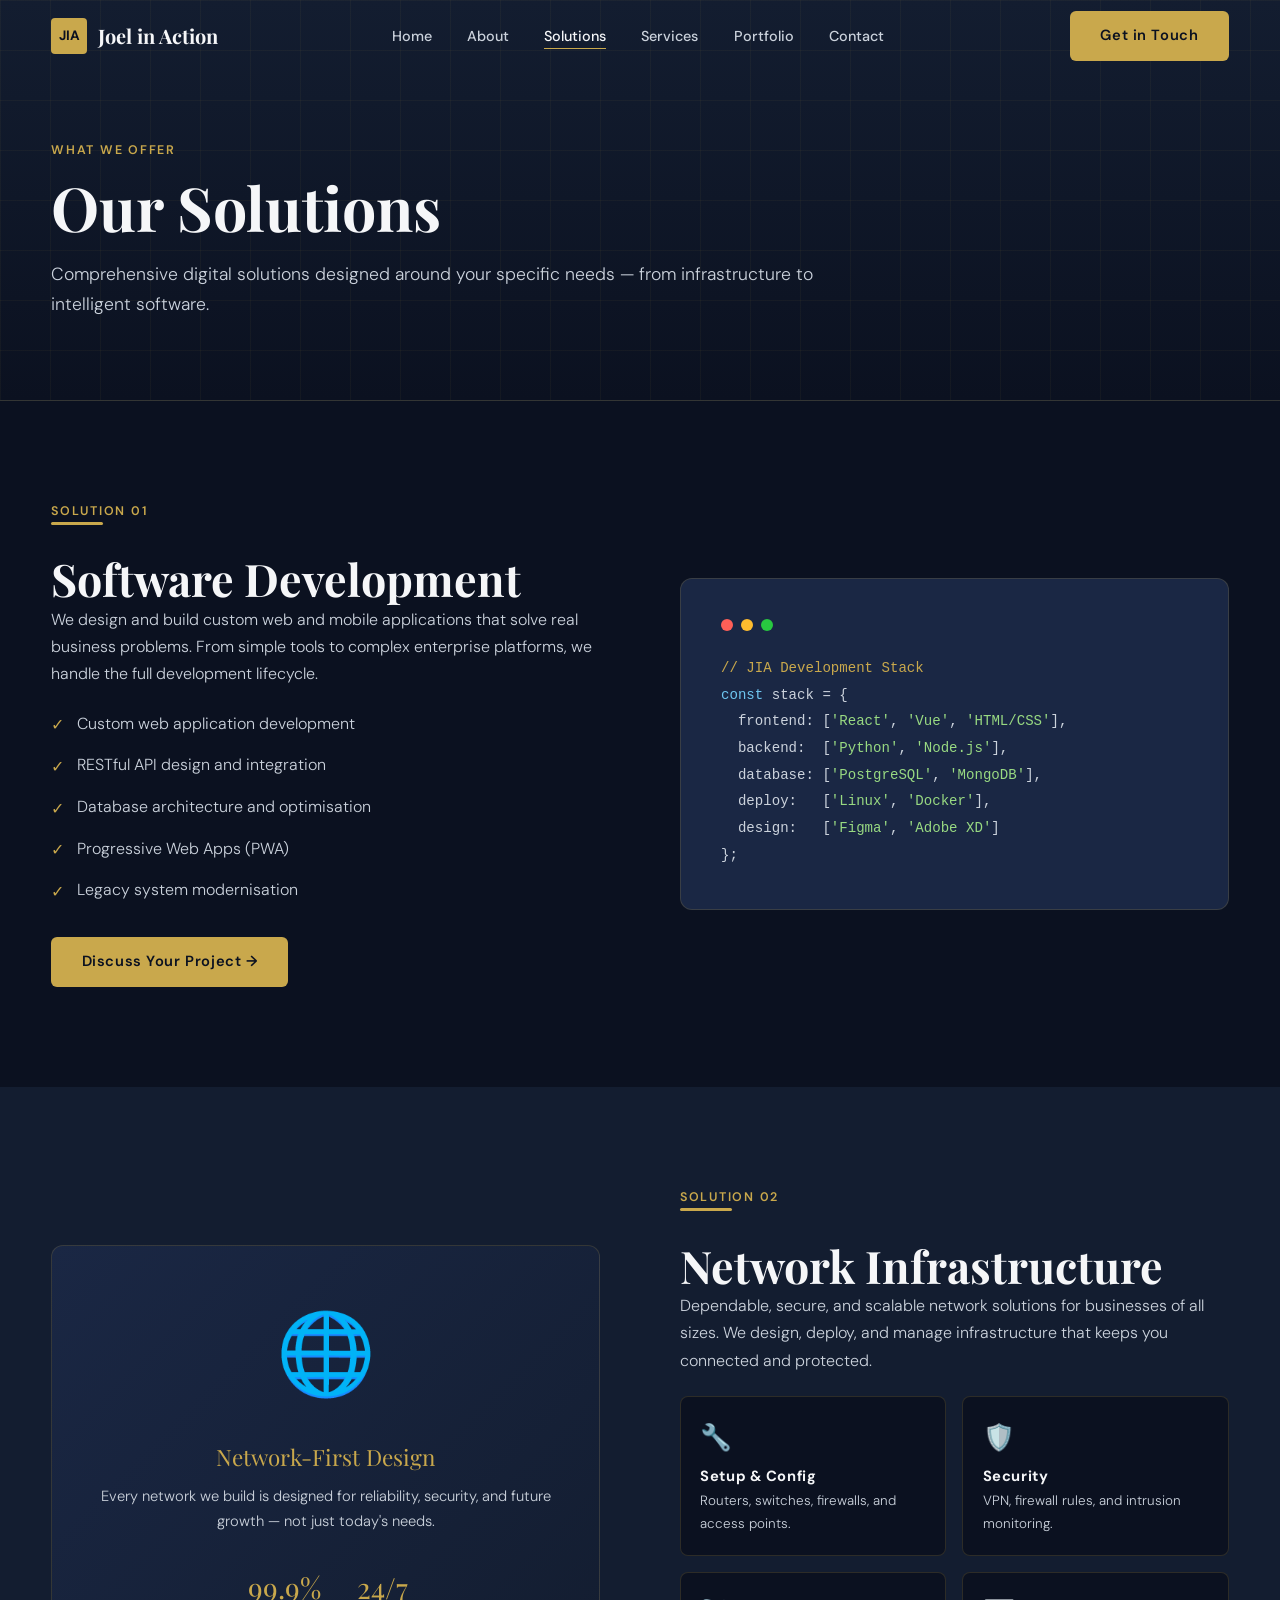
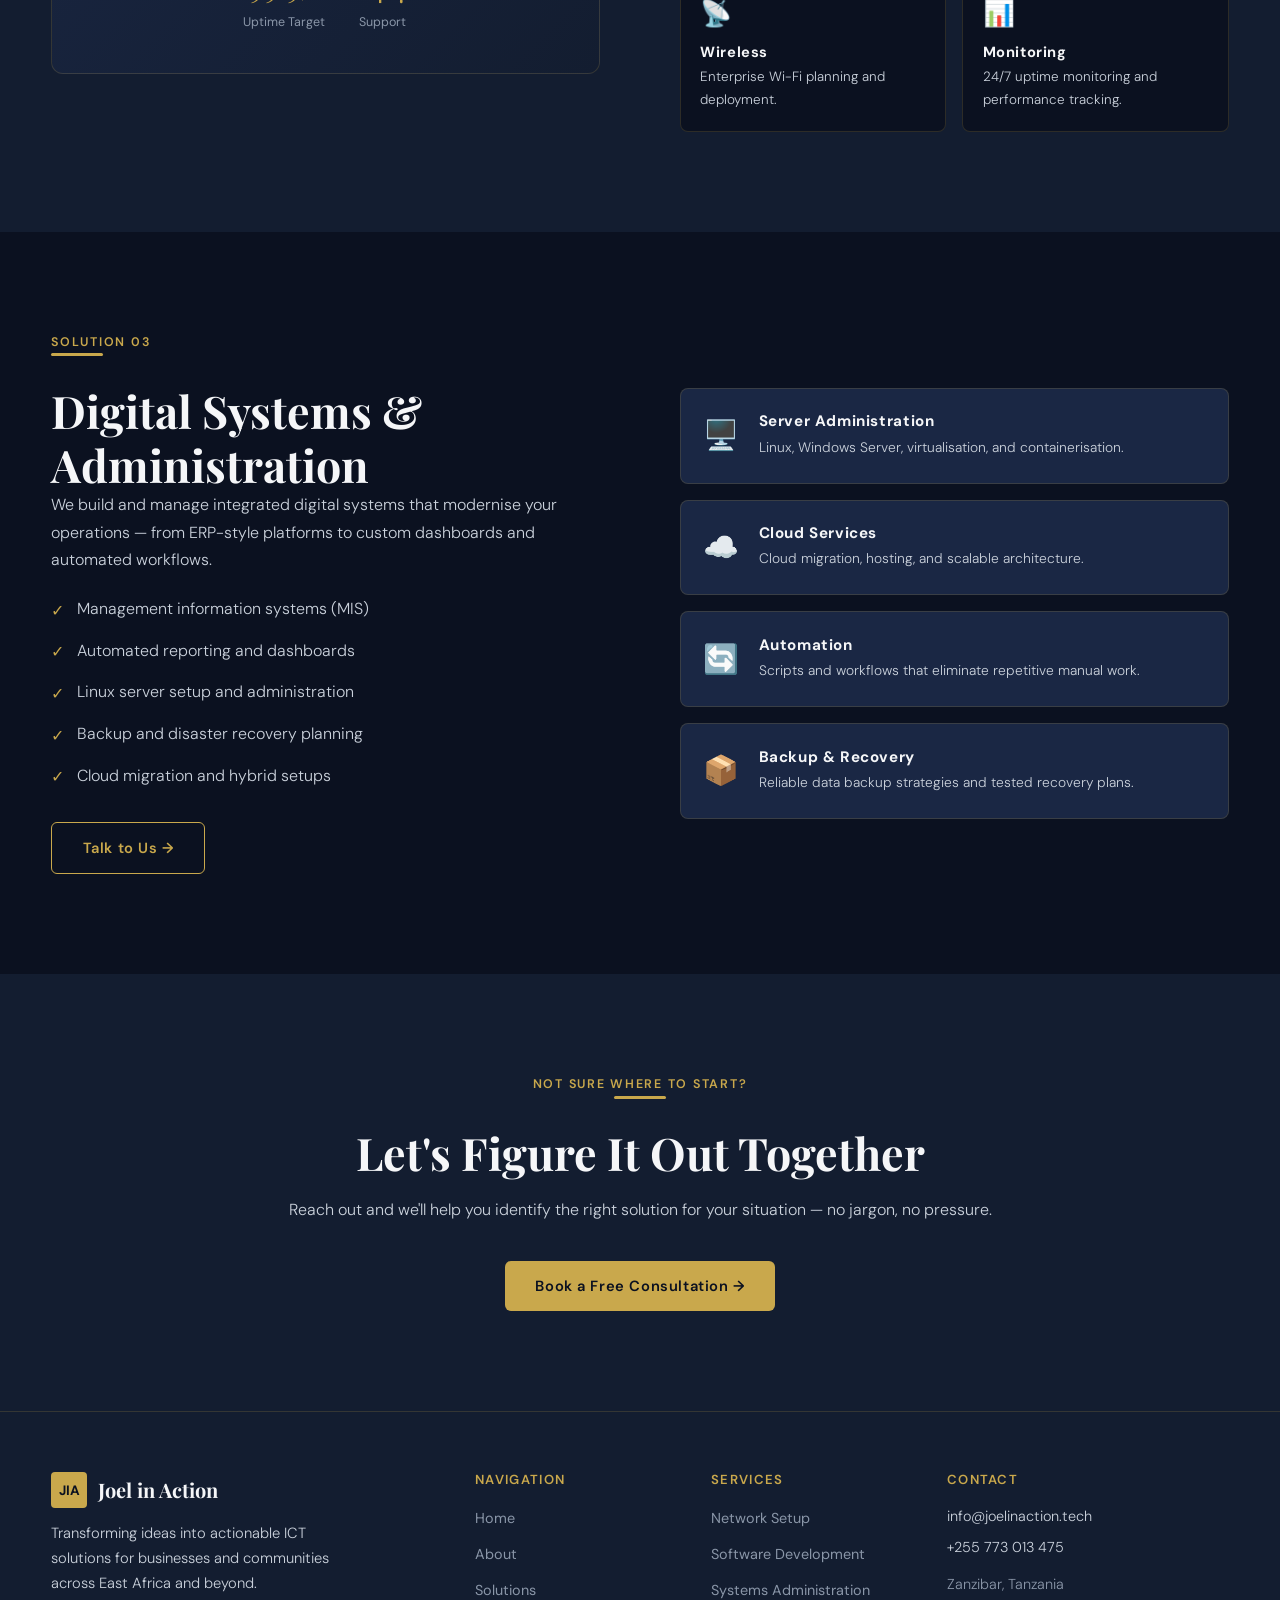
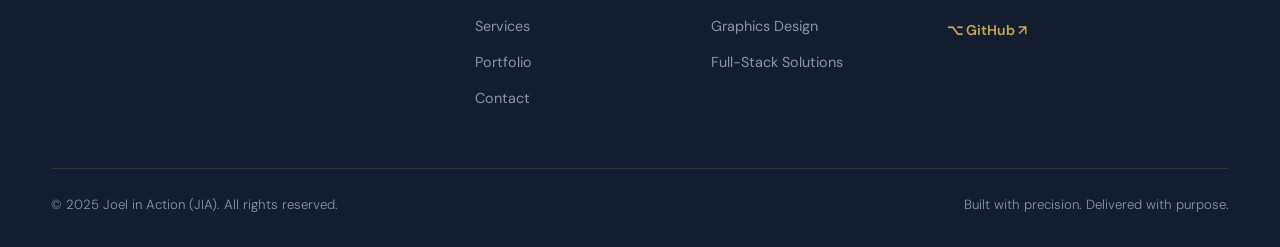
<file: v1/solutions.html>
<!DOCTYPE html>
<html lang="en">
<head>
  <meta charset="UTF-8" />
  <meta name="viewport" content="width=device-width, initial-scale=1.0" />
  <title>Solutions — Joel in Action (JIA)</title>
  <meta name="description" content="Explore JIA's tailored ICT solutions — software development, network infrastructure, digital systems, and more." />
  <link rel="stylesheet" href="style.css" />
</head>
<body>

<div id="nav-placeholder"></div>

<!-- ══ PAGE HERO ══════════════════════════════════════════════ -->
<section class="page-hero">
  <div class="container">
    <div class="eyebrow">What We Offer</div>
    <h1>Our Solutions</h1>
    <p>Comprehensive digital solutions designed around your specific needs — from infrastructure to intelligent software.</p>
  </div>
</section>

<!-- ══ SOLUTION 1: SOFTWARE ══════════════════════════════════ -->
<section class="section">
  <div class="container">
    <div style="display:grid;grid-template-columns:1fr 1fr;gap:5rem;align-items:center">
      <div class="reveal">
        <div class="eyebrow">Solution 01</div>
        <div class="gold-rule"></div>
        <h2>Software Development</h2>
        <p style="margin-bottom:1.2rem">We design and build custom web and mobile applications that solve real business problems. From simple tools to complex enterprise platforms, we handle the full development lifecycle.</p>
        <ul style="list-style:none;margin-top:1.4rem;display:flex;flex-direction:column;gap:.8rem">
          <li style="display:flex;align-items:flex-start;gap:.8rem;color:var(--gray-lt);font-weight:300">
            <span style="color:var(--gold);margin-top:.1rem;flex-shrink:0">✓</span> Custom web application development
          </li>
          <li style="display:flex;align-items:flex-start;gap:.8rem;color:var(--gray-lt);font-weight:300">
            <span style="color:var(--gold);margin-top:.1rem;flex-shrink:0">✓</span> RESTful API design and integration
          </li>
          <li style="display:flex;align-items:flex-start;gap:.8rem;color:var(--gray-lt);font-weight:300">
            <span style="color:var(--gold);margin-top:.1rem;flex-shrink:0">✓</span> Database architecture and optimisation
          </li>
          <li style="display:flex;align-items:flex-start;gap:.8rem;color:var(--gray-lt);font-weight:300">
            <span style="color:var(--gold);margin-top:.1rem;flex-shrink:0">✓</span> Progressive Web Apps (PWA)
          </li>
          <li style="display:flex;align-items:flex-start;gap:.8rem;color:var(--gray-lt);font-weight:300">
            <span style="color:var(--gold);margin-top:.1rem;flex-shrink:0">✓</span> Legacy system modernisation
          </li>
        </ul>
        <a href="contact.html" class="btn btn--primary" style="margin-top:2rem">Discuss Your Project →</a>
      </div>
      <div class="reveal">
        <div style="background:var(--navy-lt);border:1px solid var(--border);border-radius:12px;padding:2.5rem;font-family:'DM Sans',monospace;font-size:.88rem">
          <div style="display:flex;gap:.5rem;margin-bottom:1.5rem">
            <span style="width:12px;height:12px;border-radius:50%;background:#ff5f57;display:block"></span>
            <span style="width:12px;height:12px;border-radius:50%;background:#febc2e;display:block"></span>
            <span style="width:12px;height:12px;border-radius:50%;background:#28c840;display:block"></span>
          </div>
          <pre style="color:var(--gray-lt);line-height:1.9;overflow:auto"><code><span style="color:var(--gold)">// JIA Development Stack</span>
<span style="color:#6ec6f0">const</span> stack = {
  frontend: [<span style="color:#98d982">'React'</span>, <span style="color:#98d982">'Vue'</span>, <span style="color:#98d982">'HTML/CSS'</span>],
  backend:  [<span style="color:#98d982">'Python'</span>, <span style="color:#98d982">'Node.js'</span>],
  database: [<span style="color:#98d982">'PostgreSQL'</span>, <span style="color:#98d982">'MongoDB'</span>],
  deploy:   [<span style="color:#98d982">'Linux'</span>, <span style="color:#98d982">'Docker'</span>],
  design:   [<span style="color:#98d982">'Figma'</span>, <span style="color:#98d982">'Adobe XD'</span>]
};</code></pre>
        </div>
      </div>
    </div>
  </div>
</section>

<!-- ══ SOLUTION 2: NETWORK ══════════════════════════════════ -->
<section class="section section--alt">
  <div class="container">
    <div style="display:grid;grid-template-columns:1fr 1fr;gap:5rem;align-items:center">
      <div class="reveal" style="order:2">
        <div class="eyebrow">Solution 02</div>
        <div class="gold-rule"></div>
        <h2>Network Infrastructure</h2>
        <p style="margin-bottom:1.2rem">Dependable, secure, and scalable network solutions for businesses of all sizes. We design, deploy, and manage infrastructure that keeps you connected and protected.</p>
        <div style="display:grid;grid-template-columns:1fr 1fr;gap:1rem;margin-top:1.4rem">
          <div style="background:var(--navy);border:1px solid var(--border);border-radius:8px;padding:1.2rem">
            <div style="font-size:1.6rem;margin-bottom:.5rem">🔧</div>
            <h4 style="font-family:'DM Sans',sans-serif;font-size:.92rem;margin-bottom:.3rem">Setup & Config</h4>
            <p style="font-size:.84rem">Routers, switches, firewalls, and access points.</p>
          </div>
          <div style="background:var(--navy);border:1px solid var(--border);border-radius:8px;padding:1.2rem">
            <div style="font-size:1.6rem;margin-bottom:.5rem">🛡️</div>
            <h4 style="font-family:'DM Sans',sans-serif;font-size:.92rem;margin-bottom:.3rem">Security</h4>
            <p style="font-size:.84rem">VPN, firewall rules, and intrusion monitoring.</p>
          </div>
          <div style="background:var(--navy);border:1px solid var(--border);border-radius:8px;padding:1.2rem">
            <div style="font-size:1.6rem;margin-bottom:.5rem">📡</div>
            <h4 style="font-family:'DM Sans',sans-serif;font-size:.92rem;margin-bottom:.3rem">Wireless</h4>
            <p style="font-size:.84rem">Enterprise Wi-Fi planning and deployment.</p>
          </div>
          <div style="background:var(--navy);border:1px solid var(--border);border-radius:8px;padding:1.2rem">
            <div style="font-size:1.6rem;margin-bottom:.5rem">📊</div>
            <h4 style="font-family:'DM Sans',sans-serif;font-size:.92rem;margin-bottom:.3rem">Monitoring</h4>
            <p style="font-size:.84rem">24/7 uptime monitoring and performance tracking.</p>
          </div>
        </div>
      </div>
      <div class="reveal" style="order:1">
        <div style="background:linear-gradient(135deg,var(--navy-lt),var(--navy-mid));border:1px solid var(--border);border-radius:12px;padding:2.5rem;text-align:center">
          <div style="font-size:5rem;margin-bottom:1rem">🌐</div>
          <div style="font-family:'Playfair Display',serif;font-size:1.4rem;color:var(--gold);margin-bottom:.5rem">Network-First Design</div>
          <p style="font-size:.92rem">Every network we build is designed for reliability, security, and future growth — not just today's needs.</p>
          <div style="display:flex;justify-content:center;gap:2rem;margin-top:1.8rem">
            <div>
              <div style="font-family:'Playfair Display',serif;font-size:1.8rem;color:var(--gold)">99.9%</div>
              <div style="font-size:.78rem;color:var(--gray)">Uptime Target</div>
            </div>
            <div>
              <div style="font-family:'Playfair Display',serif;font-size:1.8rem;color:var(--gold)">24/7</div>
              <div style="font-size:.78rem;color:var(--gray)">Support</div>
            </div>
          </div>
        </div>
      </div>
    </div>
  </div>
</section>

<!-- ══ SOLUTION 3: DIGITAL SYSTEMS ══════════════════════════ -->
<section class="section">
  <div class="container">
    <div style="display:grid;grid-template-columns:1fr 1fr;gap:5rem;align-items:center">
      <div class="reveal">
        <div class="eyebrow">Solution 03</div>
        <div class="gold-rule"></div>
        <h2>Digital Systems &amp; Administration</h2>
        <p style="margin-bottom:1.2rem">We build and manage integrated digital systems that modernise your operations — from ERP-style platforms to custom dashboards and automated workflows.</p>
        <ul style="list-style:none;margin-top:1.4rem;display:flex;flex-direction:column;gap:.8rem">
          <li style="display:flex;align-items:flex-start;gap:.8rem;color:var(--gray-lt);font-weight:300">
            <span style="color:var(--gold);margin-top:.1rem;flex-shrink:0">✓</span> Management information systems (MIS)
          </li>
          <li style="display:flex;align-items:flex-start;gap:.8rem;color:var(--gray-lt);font-weight:300">
            <span style="color:var(--gold);margin-top:.1rem;flex-shrink:0">✓</span> Automated reporting and dashboards
          </li>
          <li style="display:flex;align-items:flex-start;gap:.8rem;color:var(--gray-lt);font-weight:300">
            <span style="color:var(--gold);margin-top:.1rem;flex-shrink:0">✓</span> Linux server setup and administration
          </li>
          <li style="display:flex;align-items:flex-start;gap:.8rem;color:var(--gray-lt);font-weight:300">
            <span style="color:var(--gold);margin-top:.1rem;flex-shrink:0">✓</span> Backup and disaster recovery planning
          </li>
          <li style="display:flex;align-items:flex-start;gap:.8rem;color:var(--gray-lt);font-weight:300">
            <span style="color:var(--gold);margin-top:.1rem;flex-shrink:0">✓</span> Cloud migration and hybrid setups
          </li>
        </ul>
        <a href="contact.html" class="btn btn--outline" style="margin-top:2rem">Talk to Us →</a>
      </div>
      <div class="reveal">
        <div style="display:flex;flex-direction:column;gap:1rem">
          <div style="background:var(--navy-lt);border:1px solid var(--border);border-radius:8px;padding:1.4rem;display:flex;align-items:center;gap:1.2rem">
            <span style="font-size:1.8rem;flex-shrink:0">🖥️</span>
            <div>
              <h4 style="font-family:'DM Sans',sans-serif;font-size:.95rem;margin-bottom:.3rem">Server Administration</h4>
              <p style="font-size:.86rem">Linux, Windows Server, virtualisation, and containerisation.</p>
            </div>
          </div>
          <div style="background:var(--navy-lt);border:1px solid var(--border);border-radius:8px;padding:1.4rem;display:flex;align-items:center;gap:1.2rem">
            <span style="font-size:1.8rem;flex-shrink:0">☁️</span>
            <div>
              <h4 style="font-family:'DM Sans',sans-serif;font-size:.95rem;margin-bottom:.3rem">Cloud Services</h4>
              <p style="font-size:.86rem">Cloud migration, hosting, and scalable architecture.</p>
            </div>
          </div>
          <div style="background:var(--navy-lt);border:1px solid var(--border);border-radius:8px;padding:1.4rem;display:flex;align-items:center;gap:1.2rem">
            <span style="font-size:1.8rem;flex-shrink:0">🔄</span>
            <div>
              <h4 style="font-family:'DM Sans',sans-serif;font-size:.95rem;margin-bottom:.3rem">Automation</h4>
              <p style="font-size:.86rem">Scripts and workflows that eliminate repetitive manual work.</p>
            </div>
          </div>
          <div style="background:var(--navy-lt);border:1px solid var(--border);border-radius:8px;padding:1.4rem;display:flex;align-items:center;gap:1.2rem">
            <span style="font-size:1.8rem;flex-shrink:0">📦</span>
            <div>
              <h4 style="font-family:'DM Sans',sans-serif;font-size:.95rem;margin-bottom:.3rem">Backup & Recovery</h4>
              <p style="font-size:.86rem">Reliable data backup strategies and tested recovery plans.</p>
            </div>
          </div>
        </div>
      </div>
    </div>
  </div>
</section>

<!-- ══ CTA ══════════════════════════════════════════════════ -->
<section class="section section--alt">
  <div class="container" style="text-align:center">
    <div class="reveal">
      <div class="eyebrow">Not Sure Where to Start?</div>
      <div class="gold-rule"></div>
      <h2>Let's Figure It Out Together</h2>
      <p style="margin:1rem auto 2.4rem">Reach out and we'll help you identify the right solution for your situation — no jargon, no pressure.</p>
      <a href="contact.html" class="btn btn--primary">Book a Free Consultation →</a>
    </div>
  </div>
</section>

<div id="footer-placeholder"></div>

<script src="components.js"></script>
<script src="main.js"></script>
</body>
</html>
</file>
<file: style.css>
/* ============================================================
   JOEL IN ACTION — Global Stylesheet
   Professional & Corporate | Dark Navy + Gold accent
   ============================================================ */

@import url('https://fonts.googleapis.com/css2?family=Space+Grotesk:wght@300;400;500;600;700&family=Share+Tech+Mono&display=swap');

:root {
  --navy:     #050d12;
  --navy-mid: #080f18;
  --navy-lt:  #0d1a24;
  --accent:   #00f0a0;
  --accent-lt:#5fffc8;
  --blue:     #0af;
  --blue-lt:  #4dcfff;
  --white:    #e8f4f8;
  --gray:     #5a7a8a;
  --gray-lt:  #9bbdcc;
  --border:   rgba(0,240,160,0.15);
  --border-b: rgba(0,170,255,0.15);
  --radius:   4px;
  --transition: 0.26s cubic-bezier(0.4,0,0.2,1);
  --shadow:   0 8px 40px rgba(0,0,0,0.7);
  --glow-g:   0 0 20px rgba(0,240,160,0.25);
  --glow-b:   0 0 20px rgba(0,170,255,0.25);
}

*, *::before, *::after { box-sizing: border-box; margin: 0; padding: 0; }

html { scroll-behavior: smooth; font-size: 16px; }

body {
  font-family: 'Space Grotesk', sans-serif;
  background: var(--navy);
  color: var(--white);
  line-height: 1.7;
  -webkit-font-smoothing: antialiased;
}

/* ── Typography ── */
h1, h2, h3, h4 {
  font-family: 'Space Grotesk', sans-serif;
  font-weight: 700;
  line-height: 1.15;
  color: var(--white);
  letter-spacing: -.02em;
}
h1 { font-size: clamp(2.2rem, 5vw, 3.8rem); }
h2 { font-size: clamp(1.8rem, 3.5vw, 2.8rem); }
h3 { font-size: clamp(1.1rem, 2vw, 1.4rem); }
h4 { font-size: 1rem; letter-spacing: .02em; }

p  { color: var(--gray-lt); font-weight: 400; max-width: 68ch; }

a  { color: inherit; text-decoration: none; }

/* ── Layout helpers ── */
.container {
  width: min(1180px, 92%);
  margin-inline: auto;
}
.section {
  padding: 100px 0;
}
.section--alt {
  background: var(--navy-mid);
}

/* ── Accent rule ── */
.gold-rule {
  display: inline-block;
  width: 40px; height: 2px;
  background: linear-gradient(90deg, var(--accent), var(--blue));
  border-radius: 2px;
  margin-bottom: 1.2rem;
  box-shadow: 0 0 10px rgba(0,240,160,0.5);
}

/* ── Tag / eyebrow ── */
.eyebrow {
  font-size: .72rem;
  font-weight: 600;
  letter-spacing: .2em;
  text-transform: uppercase;
  color: var(--accent);
  font-family: 'Share Tech Mono', monospace;
}

/* ── Buttons ── */
.btn {
  display: inline-flex;
  align-items: center;
  gap: .55rem;
  padding: .75rem 1.8rem;
  border-radius: var(--radius);
  font-family: 'Space Grotesk', sans-serif;
  font-size: .88rem;
  font-weight: 600;
  cursor: pointer;
  border: none;
  transition: var(--transition);
  letter-spacing: .06em;
  text-transform: uppercase;
}
.btn--primary {
  background: var(--accent);
  color: #050d12;
  box-shadow: 0 0 0 rgba(0,240,160,0);
}
.btn--primary:hover {
  background: var(--accent-lt);
  transform: translateY(-2px);
  box-shadow: var(--glow-g), 0 6px 24px rgba(0,240,160,.25);
}
.btn--outline {
  background: transparent;
  border: 1px solid var(--accent);
  color: var(--accent);
}
.btn--outline:hover {
  background: rgba(0,240,160,.08);
  color: var(--accent-lt);
  transform: translateY(-2px);
  box-shadow: var(--glow-g);
}

/* ── Navigation ── */
.nav {
  position: fixed;
  top: 0; left: 0; right: 0;
  z-index: 1000;
  padding: 0;
  transition: background var(--transition), box-shadow var(--transition);
}
.nav.scrolled {
  background: rgba(5,13,18,.95);
  backdrop-filter: blur(16px);
  box-shadow: 0 1px 0 rgba(0,240,160,.1), 0 4px 30px rgba(0,0,0,.6);
}
.nav__inner {
  display: flex;
  align-items: center;
  justify-content: space-between;
  height: 80px;
  width: min(1180px, 92%);
  margin-inline: auto;
}
.nav__logo {
  display: flex;
  align-items: center;
  text-decoration: none;
}
.nav__logo img {
  height: 52px;
  width: auto;
  display: block;
  filter: brightness(0) invert(1);
  transition: filter var(--transition);
}
.nav:not(.scrolled) .nav__logo img {
  filter: brightness(0) invert(1);
}
.nav__logo-mark {
  display: none;
}
.nav__links {
  display: flex;
  align-items: center;
  gap: 2rem;
  list-style: none;
}
.nav__links a {
  font-size: .84rem;
  font-weight: 500;
  color: var(--gray-lt);
  transition: color var(--transition);
  position: relative;
  padding-bottom: 2px;
  letter-spacing: .04em;
  text-transform: uppercase;
  font-size: .78rem;
}
.nav__links a::after {
  content: '';
  position: absolute;
  bottom: -2px; left: 0;
  width: 0; height: 1px;
  background: var(--accent);
  transition: width var(--transition);
  box-shadow: 0 0 6px var(--accent);
}
.nav__links a:hover,
.nav__links a.active { color: var(--accent); }
.nav__links a:hover::after,
.nav__links a.active::after { width: 100%; }

.nav__cta { margin-left: .8rem; }

/* Hamburger */
.nav__burger {
  display: none;
  flex-direction: column;
  gap: 5px;
  cursor: pointer;
  padding: 4px;
}
.nav__burger span {
  display: block;
  width: 26px; height: 1.5px;
  background: var(--accent);
  border-radius: 2px;
  transition: var(--transition);
}
.nav__burger.open span:nth-child(1) { transform: translateY(6.5px) rotate(45deg); }
.nav__burger.open span:nth-child(2) { opacity: 0; }
.nav__burger.open span:nth-child(3) { transform: translateY(-6.5px) rotate(-45deg); }

/* Mobile nav */
.nav__mobile {
  display: none;
  position: fixed;
  top: 80px; left: 0; right: 0;
  background: rgba(5,13,18,.98);
  backdrop-filter: blur(16px);
  padding: 1.5rem 0 2rem;
  border-top: 1px solid var(--border);
  z-index: 999;
  flex-direction: column;
  gap: 0;
}
.nav__mobile.open { display: flex; }
.nav__mobile a {
  padding: .9rem calc((100% - min(1180px, 92%)) / 2 + 4%);
  font-size: .88rem;
  font-weight: 500;
  color: var(--gray-lt);
  border-bottom: 1px solid var(--border);
  transition: color var(--transition), background var(--transition);
  text-transform: uppercase;
  letter-spacing: .06em;
}
.nav__mobile a:hover { color: var(--accent); background: rgba(0,240,160,.04); }
.nav__mobile .btn {
  margin: 1.2rem auto 0;
}

/* ── Hero ── */
.hero {
  min-height: 100vh;
  display: flex;
  align-items: center;
  position: relative;
  overflow: hidden;
  padding-top: 80px;
}
.hero__bg {
  position: absolute; inset: 0;
  background: radial-gradient(ellipse at 70% 50%, rgba(0,170,255,.06) 0%, transparent 60%),
              radial-gradient(ellipse at 20% 80%, rgba(0,240,160,.05) 0%, transparent 50%),
              #050d12;
  z-index: 0;
}
.hero__grid {
  position: absolute; inset: 0;
  background-image:
    linear-gradient(rgba(0,240,160,.06) 1px, transparent 1px),
    linear-gradient(90deg, rgba(0,240,160,.06) 1px, transparent 1px);
  background-size: 50px 50px;
  z-index: 1;
  mask-image: radial-gradient(ellipse at center, black 30%, transparent 80%);
}
.hero__glow {
  position: absolute;
  width: 600px; height: 600px;
  border-radius: 50%;
  background: radial-gradient(circle, rgba(0,170,255,.1) 0%, transparent 70%);
  top: -100px; right: -100px;
  z-index: 1;
}
.hero__glow2 {
  position: absolute;
  width: 400px; height: 400px;
  border-radius: 50%;
  background: radial-gradient(circle, rgba(0,240,160,.08) 0%, transparent 70%);
  bottom: 0; left: -100px;
  z-index: 1;
}
.hero__content {
  position: relative;
  z-index: 2;
  max-width: 760px;
}
.hero__eyebrow {
  display: inline-flex;
  align-items: center;
  gap: .7rem;
  margin-bottom: 1.4rem;
  animation: fadeUp .8s both;
}
.hero__eyebrow::before {
  content: '';
  display: inline-block;
  width: 24px; height: 1px;
  background: var(--accent);
  box-shadow: 0 0 6px var(--accent);
}
.hero h1 {
  margin-bottom: 1.4rem;
  animation: fadeUp .8s .1s both;
  letter-spacing: -.03em;
}
.hero h1 em {
  font-style: normal;
  color: var(--accent);
  text-shadow: 0 0 30px rgba(0,240,160,.4);
}
.hero__sub {
  font-size: 1.05rem;
  margin-bottom: 2.4rem;
  animation: fadeUp .8s .2s both;
  max-width: 55ch;
}
.hero__actions {
  display: flex;
  gap: 1rem;
  flex-wrap: wrap;
  animation: fadeUp .8s .3s both;
}
.hero__stats {
  display: flex;
  gap: 3rem;
  margin-top: 4rem;
  padding-top: 2.5rem;
  border-top: 1px solid var(--border);
  animation: fadeUp .8s .4s both;
}
.hero__stat-num {
  font-family: 'Share Tech Mono', monospace;
  font-size: 2rem;
  font-weight: 400;
  color: var(--accent);
  line-height: 1;
  text-shadow: 0 0 20px rgba(0,240,160,.5);
}
.hero__stat-label {
  font-size: .75rem;
  color: var(--gray);
  text-transform: uppercase;
  letter-spacing: .1em;
  margin-top: .35rem;
}

/* ── Cards ── */
.card-grid {
  display: grid;
  gap: 1.2rem;
}
.card-grid--3 { grid-template-columns: repeat(auto-fit, minmax(290px, 1fr)); }
.card-grid--2 { grid-template-columns: repeat(auto-fit, minmax(360px, 1fr)); }

.card {
  background: var(--navy-lt);
  border: 1px solid rgba(0,240,160,.1);
  border-radius: 6px;
  padding: 2rem;
  transition: transform var(--transition), border-color var(--transition), box-shadow var(--transition);
  position: relative;
  overflow: hidden;
}
.card::before {
  content: '';
  position: absolute;
  top: 0; left: 0; right: 0;
  height: 1px;
  background: linear-gradient(90deg, transparent, rgba(0,240,160,.4), transparent);
  opacity: 0;
  transition: opacity var(--transition);
}
.card:hover {
  transform: translateY(-4px);
  border-color: rgba(0,240,160,.3);
  box-shadow: 0 8px 30px rgba(0,0,0,.5), 0 0 20px rgba(0,240,160,.08);
}
.card:hover::before { opacity: 1; }
.card__icon {
  width: 48px; height: 48px;
  border-radius: 6px;
  background: rgba(0,240,160,.08);
  border: 1px solid rgba(0,240,160,.2);
  display: flex; align-items: center; justify-content: center;
  font-size: 1.3rem;
  margin-bottom: 1.2rem;
}
.card h3 { margin-bottom: .5rem; font-size: 1.1rem; }
.card p  { font-size: .92rem; }

/* ── Section header ── */
.section-header {
  margin-bottom: 3.5rem;
}
.section-header p {
  margin-top: .8rem;
  font-size: 1.02rem;
}

/* ── Page hero (inner pages) ── */
.page-hero {
  padding: 148px 0 80px;
  background: var(--navy-mid);
  border-bottom: 1px solid var(--border);
  position: relative;
  overflow: hidden;
}
.page-hero::before {
  content: '';
  position: absolute; inset: 0;
  background-image:
    linear-gradient(rgba(0,240,160,.04) 1px, transparent 1px),
    linear-gradient(90deg, rgba(0,240,160,.04) 1px, transparent 1px);
  background-size: 44px 44px;
  mask-image: radial-gradient(ellipse at 30% 50%, black 20%, transparent 70%);
}
.page-hero::after {
  content: '';
  position: absolute;
  right: -100px; top: -100px;
  width: 500px; height: 500px;
  border-radius: 50%;
  background: radial-gradient(circle, rgba(0,170,255,.07) 0%, transparent 70%);
}
.page-hero .container { position: relative; z-index: 1; }
.page-hero h1 { margin: .6rem 0 1rem; }
.page-hero p { font-size: 1.08rem; }

/* ── Footer ── */
.footer {
  background: var(--navy-mid);
  border-top: 1px solid var(--border);
  padding: 60px 0 30px;
}
.footer__grid {
  display: grid;
  grid-template-columns: 2fr 1fr 1fr 1.5fr;
  gap: 3rem;
  padding-bottom: 3rem;
  border-bottom: 1px solid var(--border);
}
.footer__brand p {
  font-size: .92rem;
  margin-top: .8rem;
  max-width: 30ch;
}
.footer__col h4 {
  font-family: 'Share Tech Mono', monospace;
  font-size: .76rem;
  font-weight: 400;
  letter-spacing: .14em;
  text-transform: uppercase;
  color: var(--accent);
  margin-bottom: 1rem;
}
.footer__col ul { list-style: none; }
.footer__col ul li { margin-bottom: .55rem; }
.footer__col ul a {
  font-size: .9rem;
  color: var(--gray);
  transition: color var(--transition);
}
.footer__col ul a:hover { color: var(--accent); }
.footer__contact p {
  font-size: .9rem;
  color: var(--gray);
  margin-bottom: .4rem;
  max-width: 99ch;
}
.footer__contact a { color: var(--gray-lt); transition: color var(--transition); }
.footer__contact a:hover { color: var(--accent); }
.footer__bottom {
  display: flex;
  justify-content: space-between;
  align-items: center;
  padding-top: 1.6rem;
  flex-wrap: wrap;
  gap: 1rem;
}
.footer__bottom p {
  font-size: .82rem;
  color: var(--gray);
  max-width: 99ch;
  font-family: 'Share Tech Mono', monospace;
}

/* ── Animations ── */
@keyframes fadeUp {
  from { opacity: 0; transform: translateY(22px); }
  to   { opacity: 1; transform: translateY(0); }
}
.reveal {
  opacity: 0;
  transform: translateY(24px);
  transition: opacity .65s ease, transform .65s ease;
}
.reveal.visible {
  opacity: 1;
  transform: none;
}

/* ── Process / timeline ── */
.process-steps {
  display: grid;
  grid-template-columns: repeat(auto-fit, minmax(180px, 1fr));
  gap: 0;
  position: relative;
}
.process-steps::before {
  content: '';
  position: absolute;
  top: 36px; left: 10%; right: 10%;
  height: 1px;
  background: linear-gradient(90deg, transparent, var(--border), var(--border), transparent);
}
.process-step {
  text-align: center;
  padding: 0 1rem;
  position: relative;
}
.process-step__num {
  width: 72px; height: 72px;
  border-radius: 50%;
  border: 1px solid var(--accent);
  background: var(--navy);
  display: flex; align-items: center; justify-content: center;
  font-family: 'Share Tech Mono', monospace;
  font-size: 1.2rem;
  color: var(--accent);
  margin: 0 auto 1.2rem;
  position: relative; z-index: 1;
  box-shadow: 0 0 16px rgba(0,240,160,.2);
}
.process-step h4 { margin-bottom: .4rem; font-size: .95rem; }
.process-step p { font-size: .86rem; margin-inline: auto; }

/* ── Portfolio grid ── */
.portfolio-grid {
  display: grid;
  grid-template-columns: repeat(auto-fit, minmax(320px, 1fr));
  gap: 1.4rem;
}
.portfolio-card {
  background: var(--navy-lt);
  border: 1px solid rgba(0,240,160,.1);
  border-radius: 6px;
  overflow: hidden;
  transition: transform var(--transition), box-shadow var(--transition), border-color var(--transition);
}
.portfolio-card:hover {
  transform: translateY(-4px);
  box-shadow: 0 12px 40px rgba(0,0,0,.5), 0 0 24px rgba(0,240,160,.08);
  border-color: rgba(0,240,160,.3);
}
.portfolio-card__thumb {
  height: 200px;
  background: var(--navy-mid);
  display: flex; align-items: center; justify-content: center;
  font-size: 3.5rem;
  position: relative;
  overflow: hidden;
}
.portfolio-card__thumb::after {
  content: '';
  position: absolute; inset: 0;
  background: linear-gradient(180deg, transparent 50%, rgba(5,13,18,.8) 100%);
}
.portfolio-card__body { padding: 1.5rem; }
.portfolio-card__tags {
  display: flex; gap: .5rem; flex-wrap: wrap;
  margin-bottom: .8rem;
}
.tag {
  font-size: .7rem;
  font-weight: 600;
  letter-spacing: .08em;
  text-transform: uppercase;
  padding: .22rem .6rem;
  border-radius: 3px;
  background: rgba(0,240,160,.08);
  color: var(--accent);
  border: 1px solid rgba(0,240,160,.2);
  font-family: 'Share Tech Mono', monospace;
}
.portfolio-card h3 { margin-bottom: .5rem; font-size: 1.05rem; }
.portfolio-card p { font-size: .9rem; }

/* ── Contact form ── */
.form-group { margin-bottom: 1.3rem; }
.form-group label {
  display: block;
  font-size: .78rem;
  font-weight: 600;
  color: var(--accent);
  margin-bottom: .5rem;
  letter-spacing: .1em;
  text-transform: uppercase;
  font-family: 'Share Tech Mono', monospace;
}
.form-group input,
.form-group textarea,
.form-group select {
  width: 100%;
  background: rgba(0,240,160,.03);
  border: 1px solid rgba(0,240,160,.15);
  border-radius: var(--radius);
  padding: .8rem 1rem;
  color: var(--white);
  font-family: 'Space Grotesk', sans-serif;
  font-size: .95rem;
  transition: border-color var(--transition), box-shadow var(--transition);
  outline: none;
}
.form-group input:focus,
.form-group textarea:focus,
.form-group select:focus {
  border-color: var(--accent);
  box-shadow: 0 0 0 3px rgba(0,240,160,.08), var(--glow-g);
}
.form-group textarea { resize: vertical; min-height: 140px; }
.form-grid { display: grid; grid-template-columns: 1fr 1fr; gap: 1.2rem; }

/* ── Section alt ── */
.section--alt { background: var(--navy-mid); }

/* ── Responsive ── */
@media (max-width: 900px) {
  .footer__grid { grid-template-columns: 1fr 1fr; }
  .process-steps::before { display: none; }
  .form-grid { grid-template-columns: 1fr; }
}
@media (max-width: 700px) {
  .nav__links, .nav__cta { display: none; }
  .nav__burger { display: flex; }
  .hero__stats { gap: 1.8rem; flex-wrap: wrap; }
  .footer__grid { grid-template-columns: 1fr; gap: 2rem; }
  .section { padding: 70px 0; }
  .card-grid--2 { grid-template-columns: 1fr; }
}
</file>
<file: v1/style.css>
/* ============================================================
   JOEL IN ACTION — Global Stylesheet
   Professional & Corporate | Dark Navy + Gold accent
   ============================================================ */

@import url('https://fonts.googleapis.com/css2?family=Playfair+Display:wght@600;700&family=DM+Sans:wght@300;400;500;600&display=swap');

:root {
  --navy:     #0B1120;
  --navy-mid: #131D30;
  --navy-lt:  #1A2744;
  --gold:     #C9A84C;
  --gold-lt:  #E2C07A;
  --white:    #F5F6F8;
  --gray:     #8A96A8;
  --gray-lt:  #CBD2DC;
  --border:   rgba(201,168,76,0.18);
  --radius:   6px;
  --transition: 0.28s cubic-bezier(0.4,0,0.2,1);
  --shadow:   0 8px 40px rgba(0,0,0,0.45);
}

*, *::before, *::after { box-sizing: border-box; margin: 0; padding: 0; }

html { scroll-behavior: smooth; font-size: 16px; }

body {
  font-family: 'DM Sans', sans-serif;
  background: var(--navy);
  color: var(--white);
  line-height: 1.7;
  -webkit-font-smoothing: antialiased;
}

/* ── Typography ── */
h1, h2, h3, h4 {
  font-family: 'Playfair Display', Georgia, serif;
  line-height: 1.2;
  color: var(--white);
}
h1 { font-size: clamp(2.2rem, 5vw, 3.8rem); }
h2 { font-size: clamp(1.8rem, 3.5vw, 2.8rem); }
h3 { font-size: clamp(1.2rem, 2vw, 1.55rem); }
h4 { font-size: 1.05rem; letter-spacing: .04em; }

p  { color: var(--gray-lt); font-weight: 300; max-width: 68ch; }

a  { color: inherit; text-decoration: none; }

/* ── Layout helpers ── */
.container {
  width: min(1180px, 92%);
  margin-inline: auto;
}
.section {
  padding: 100px 0;
}
.section--alt {
  background: var(--navy-mid);
}

/* ── Gold rule ── */
.gold-rule {
  display: inline-block;
  width: 52px; height: 3px;
  background: var(--gold);
  border-radius: 2px;
  margin-bottom: 1.2rem;
}

/* ── Tag / eyebrow ── */
.eyebrow {
  font-size: .78rem;
  font-weight: 600;
  letter-spacing: .14em;
  text-transform: uppercase;
  color: var(--gold);
}

/* ── Buttons ── */
.btn {
  display: inline-flex;
  align-items: center;
  gap: .55rem;
  padding: .78rem 1.9rem;
  border-radius: var(--radius);
  font-family: 'DM Sans', sans-serif;
  font-size: .92rem;
  font-weight: 600;
  cursor: pointer;
  border: none;
  transition: var(--transition);
  letter-spacing: .04em;
}
.btn--primary {
  background: var(--gold);
  color: var(--navy);
}
.btn--primary:hover {
  background: var(--gold-lt);
  transform: translateY(-2px);
  box-shadow: 0 6px 24px rgba(201,168,76,.35);
}
.btn--outline {
  background: transparent;
  border: 1.5px solid var(--gold);
  color: var(--gold);
}
.btn--outline:hover {
  background: var(--gold);
  color: var(--navy);
  transform: translateY(-2px);
}

/* ── Navigation ── */
.nav {
  position: fixed;
  top: 0; left: 0; right: 0;
  z-index: 1000;
  padding: 0;
  transition: background var(--transition), box-shadow var(--transition);
}
.nav.scrolled {
  background: rgba(11,17,32,.96);
  backdrop-filter: blur(14px);
  box-shadow: 0 2px 24px rgba(0,0,0,.5);
}
.nav__inner {
  display: flex;
  align-items: center;
  justify-content: space-between;
  height: 72px;
  width: min(1180px, 92%);
  margin-inline: auto;
}
.nav__logo {
  display: flex;
  align-items: center;
  gap: .7rem;
  font-family: 'Playfair Display', serif;
  font-size: 1.25rem;
  font-weight: 700;
  color: var(--white);
}
.nav__logo-mark {
  width: 36px; height: 36px;
  background: var(--gold);
  border-radius: 4px;
  display: flex; align-items: center; justify-content: center;
  font-size: .85rem;
  font-weight: 700;
  color: var(--navy);
  font-family: 'DM Sans', sans-serif;
  flex-shrink: 0;
}
.nav__links {
  display: flex;
  align-items: center;
  gap: 2.2rem;
  list-style: none;
}
.nav__links a {
  font-size: .9rem;
  font-weight: 500;
  color: var(--gray-lt);
  transition: color var(--transition);
  position: relative;
  padding-bottom: 2px;
}
.nav__links a::after {
  content: '';
  position: absolute;
  bottom: -2px; left: 0;
  width: 0; height: 1.5px;
  background: var(--gold);
  transition: width var(--transition);
}
.nav__links a:hover,
.nav__links a.active { color: var(--white); }
.nav__links a:hover::after,
.nav__links a.active::after { width: 100%; }

.nav__cta { margin-left: .8rem; }

/* Hamburger */
.nav__burger {
  display: none;
  flex-direction: column;
  gap: 5px;
  cursor: pointer;
  padding: 4px;
}
.nav__burger span {
  display: block;
  width: 26px; height: 2px;
  background: var(--white);
  border-radius: 2px;
  transition: var(--transition);
}
.nav__burger.open span:nth-child(1) { transform: translateY(7px) rotate(45deg); }
.nav__burger.open span:nth-child(2) { opacity: 0; }
.nav__burger.open span:nth-child(3) { transform: translateY(-7px) rotate(-45deg); }

/* Mobile nav */
.nav__mobile {
  display: none;
  position: fixed;
  top: 72px; left: 0; right: 0;
  background: rgba(11,17,32,.98);
  backdrop-filter: blur(14px);
  padding: 1.5rem 0 2rem;
  border-top: 1px solid var(--border);
  z-index: 999;
  flex-direction: column;
  gap: 0;
}
.nav__mobile.open { display: flex; }
.nav__mobile a {
  padding: .9rem min(1180px, 92%);
  padding-inline: calc((100% - min(1180px, 92%)) / 2 + 4%);
  font-size: 1rem;
  font-weight: 500;
  color: var(--gray-lt);
  border-bottom: 1px solid var(--border);
  transition: color var(--transition), background var(--transition);
}
.nav__mobile a:hover { color: var(--gold); background: rgba(201,168,76,.05); }
.nav__mobile .btn {
  margin: 1.2rem auto 0;
}

/* ── Hero ── */
.hero {
  min-height: 100vh;
  display: flex;
  align-items: center;
  position: relative;
  overflow: hidden;
  padding-top: 72px;
}
.hero__bg {
  position: absolute; inset: 0;
  background: linear-gradient(135deg, #0B1120 0%, #0f1d36 60%, #0B1120 100%);
  z-index: 0;
}
.hero__grid {
  position: absolute; inset: 0;
  background-image:
    linear-gradient(rgba(201,168,76,.06) 1px, transparent 1px),
    linear-gradient(90deg, rgba(201,168,76,.06) 1px, transparent 1px);
  background-size: 60px 60px;
  z-index: 1;
}
.hero__glow {
  position: absolute;
  width: 700px; height: 700px;
  border-radius: 50%;
  background: radial-gradient(circle, rgba(201,168,76,.12) 0%, transparent 70%);
  top: -200px; right: -200px;
  z-index: 1;
}
.hero__content {
  position: relative;
  z-index: 2;
  max-width: 740px;
}
.hero__eyebrow {
  display: inline-flex;
  align-items: center;
  gap: .6rem;
  margin-bottom: 1.4rem;
  animation: fadeUp .8s both;
}
.hero__eyebrow::before {
  content: '';
  display: inline-block;
  width: 32px; height: 1.5px;
  background: var(--gold);
}
.hero h1 {
  margin-bottom: 1.4rem;
  animation: fadeUp .8s .1s both;
}
.hero h1 em {
  font-style: normal;
  color: var(--gold);
}
.hero__sub {
  font-size: 1.08rem;
  margin-bottom: 2.4rem;
  animation: fadeUp .8s .2s both;
  max-width: 55ch;
}
.hero__actions {
  display: flex;
  gap: 1rem;
  flex-wrap: wrap;
  animation: fadeUp .8s .3s both;
}
.hero__stats {
  display: flex;
  gap: 3rem;
  margin-top: 4rem;
  animation: fadeUp .8s .4s both;
}
.hero__stat-num {
  font-family: 'Playfair Display', serif;
  font-size: 2rem;
  font-weight: 700;
  color: var(--gold);
  line-height: 1;
}
.hero__stat-label {
  font-size: .8rem;
  color: var(--gray);
  text-transform: uppercase;
  letter-spacing: .08em;
  margin-top: .3rem;
}

/* ── Cards ── */
.card-grid {
  display: grid;
  gap: 1.5rem;
}
.card-grid--3 { grid-template-columns: repeat(auto-fit, minmax(290px, 1fr)); }
.card-grid--2 { grid-template-columns: repeat(auto-fit, minmax(360px, 1fr)); }

.card {
  background: var(--navy-lt);
  border: 1px solid var(--border);
  border-radius: 10px;
  padding: 2rem;
  transition: transform var(--transition), border-color var(--transition), box-shadow var(--transition);
}
.card:hover {
  transform: translateY(-5px);
  border-color: var(--gold);
  box-shadow: 0 12px 40px rgba(0,0,0,.4);
}
.card__icon {
  width: 52px; height: 52px;
  border-radius: 10px;
  background: rgba(201,168,76,.12);
  border: 1px solid var(--border);
  display: flex; align-items: center; justify-content: center;
  font-size: 1.4rem;
  margin-bottom: 1.2rem;
}
.card h3 { margin-bottom: .6rem; }
.card p  { font-size: .93rem; }

/* ── Section header ── */
.section-header {
  margin-bottom: 3.5rem;
}
.section-header p {
  margin-top: .8rem;
  font-size: 1.05rem;
}

/* ── Page hero (inner pages) ── */
.page-hero {
  padding: 140px 0 80px;
  background: linear-gradient(180deg, var(--navy-mid) 0%, var(--navy) 100%);
  border-bottom: 1px solid var(--border);
  position: relative;
  overflow: hidden;
}
.page-hero::before {
  content: '';
  position: absolute; inset: 0;
  background-image:
    linear-gradient(rgba(201,168,76,.05) 1px, transparent 1px),
    linear-gradient(90deg, rgba(201,168,76,.05) 1px, transparent 1px);
  background-size: 50px 50px;
}
.page-hero .container { position: relative; z-index: 1; }
.page-hero h1 { margin: .6rem 0 1rem; }
.page-hero p { font-size: 1.1rem; }

/* ── Footer ── */
.footer {
  background: var(--navy-mid);
  border-top: 1px solid var(--border);
  padding: 60px 0 30px;
}
.footer__grid {
  display: grid;
  grid-template-columns: 2fr 1fr 1fr 1.5fr;
  gap: 3rem;
  padding-bottom: 3rem;
  border-bottom: 1px solid var(--border);
}
.footer__brand p {
  font-size: .92rem;
  margin-top: .8rem;
  max-width: 30ch;
}
.footer__col h4 {
  font-family: 'DM Sans', sans-serif;
  font-size: .82rem;
  font-weight: 600;
  letter-spacing: .1em;
  text-transform: uppercase;
  color: var(--gold);
  margin-bottom: 1rem;
}
.footer__col ul { list-style: none; }
.footer__col ul li { margin-bottom: .55rem; }
.footer__col ul a {
  font-size: .9rem;
  color: var(--gray);
  transition: color var(--transition);
}
.footer__col ul a:hover { color: var(--gold); }
.footer__contact p {
  font-size: .9rem;
  color: var(--gray);
  margin-bottom: .4rem;
  max-width: 99ch;
}
.footer__contact a { color: var(--gray-lt); }
.footer__contact a:hover { color: var(--gold); }
.footer__bottom {
  display: flex;
  justify-content: space-between;
  align-items: center;
  padding-top: 1.6rem;
  flex-wrap: wrap;
  gap: 1rem;
}
.footer__bottom p {
  font-size: .83rem;
  color: var(--gray);
  max-width: 99ch;
}

/* ── Animations ── */
@keyframes fadeUp {
  from { opacity: 0; transform: translateY(22px); }
  to   { opacity: 1; transform: translateY(0); }
}
.reveal {
  opacity: 0;
  transform: translateY(28px);
  transition: opacity .7s ease, transform .7s ease;
}
.reveal.visible {
  opacity: 1;
  transform: none;
}

/* ── Process / timeline ── */
.process-steps {
  display: grid;
  grid-template-columns: repeat(auto-fit, minmax(200px, 1fr));
  gap: 0;
  position: relative;
}
.process-steps::before {
  content: '';
  position: absolute;
  top: 36px; left: 10%; right: 10%;
  height: 1px;
  background: var(--border);
}
.process-step {
  text-align: center;
  padding: 0 1rem;
  position: relative;
}
.process-step__num {
  width: 72px; height: 72px;
  border-radius: 50%;
  border: 2px solid var(--gold);
  background: var(--navy);
  display: flex; align-items: center; justify-content: center;
  font-family: 'Playfair Display', serif;
  font-size: 1.4rem;
  font-weight: 700;
  color: var(--gold);
  margin: 0 auto 1.2rem;
  position: relative; z-index: 1;
}
.process-step h4 { margin-bottom: .4rem; }
.process-step p { font-size: .88rem; margin-inline: auto; }

/* ── Portfolio grid ── */
.portfolio-grid {
  display: grid;
  grid-template-columns: repeat(auto-fit, minmax(320px, 1fr));
  gap: 1.6rem;
}
.portfolio-card {
  background: var(--navy-lt);
  border: 1px solid var(--border);
  border-radius: 10px;
  overflow: hidden;
  transition: transform var(--transition), box-shadow var(--transition);
}
.portfolio-card:hover {
  transform: translateY(-5px);
  box-shadow: var(--shadow);
}
.portfolio-card__thumb {
  height: 200px;
  background: var(--navy-mid);
  display: flex; align-items: center; justify-content: center;
  font-size: 3.5rem;
  position: relative;
  overflow: hidden;
}
.portfolio-card__thumb::after {
  content: '';
  position: absolute; inset: 0;
  background: linear-gradient(180deg, transparent 50%, rgba(11,17,32,.7) 100%);
}
.portfolio-card__body { padding: 1.5rem; }
.portfolio-card__tags {
  display: flex; gap: .5rem; flex-wrap: wrap;
  margin-bottom: .8rem;
}
.tag {
  font-size: .73rem;
  font-weight: 600;
  letter-spacing: .06em;
  text-transform: uppercase;
  padding: .25rem .65rem;
  border-radius: 4px;
  background: rgba(201,168,76,.12);
  color: var(--gold);
  border: 1px solid rgba(201,168,76,.25);
}
.portfolio-card h3 { margin-bottom: .5rem; }
.portfolio-card p { font-size: .9rem; }

/* ── Contact form ── */
.form-group { margin-bottom: 1.4rem; }
.form-group label {
  display: block;
  font-size: .85rem;
  font-weight: 600;
  color: var(--gray-lt);
  margin-bottom: .5rem;
  letter-spacing: .04em;
}
.form-group input,
.form-group textarea,
.form-group select {
  width: 100%;
  background: var(--navy-lt);
  border: 1px solid var(--border);
  border-radius: var(--radius);
  padding: .82rem 1rem;
  color: var(--white);
  font-family: 'DM Sans', sans-serif;
  font-size: .95rem;
  transition: border-color var(--transition);
  outline: none;
}
.form-group input:focus,
.form-group textarea:focus,
.form-group select:focus {
  border-color: var(--gold);
  box-shadow: 0 0 0 3px rgba(201,168,76,.12);
}
.form-group textarea { resize: vertical; min-height: 140px; }
.form-grid { display: grid; grid-template-columns: 1fr 1fr; gap: 1.2rem; }

/* ── Responsive ── */
@media (max-width: 900px) {
  .footer__grid { grid-template-columns: 1fr 1fr; }
  .process-steps::before { display: none; }
  .form-grid { grid-template-columns: 1fr; }
}
@media (max-width: 700px) {
  .nav__links, .nav__cta { display: none; }
  .nav__burger { display: flex; }
  .hero__stats { gap: 1.8rem; flex-wrap: wrap; }
  .footer__grid { grid-template-columns: 1fr; gap: 2rem; }
  .section { padding: 70px 0; }
  .card-grid--2 { grid-template-columns: 1fr; }
}
</file>
